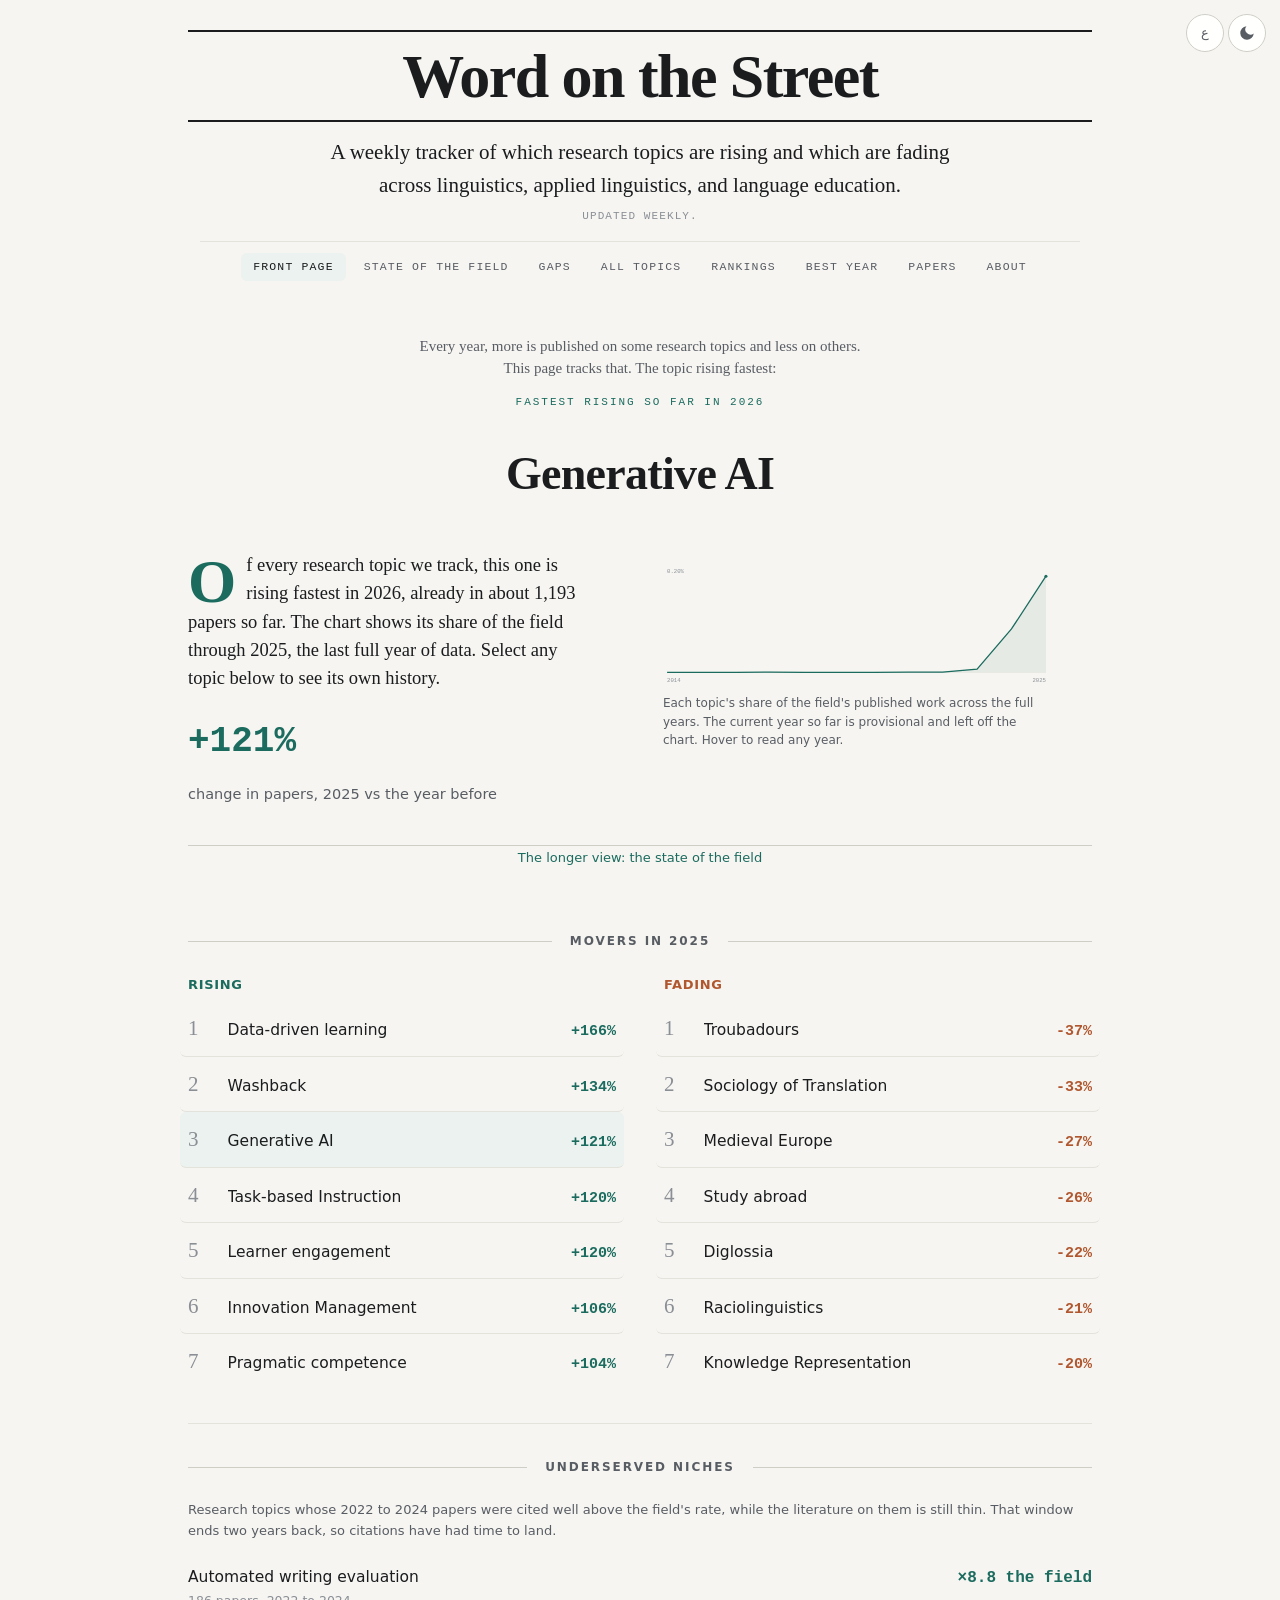
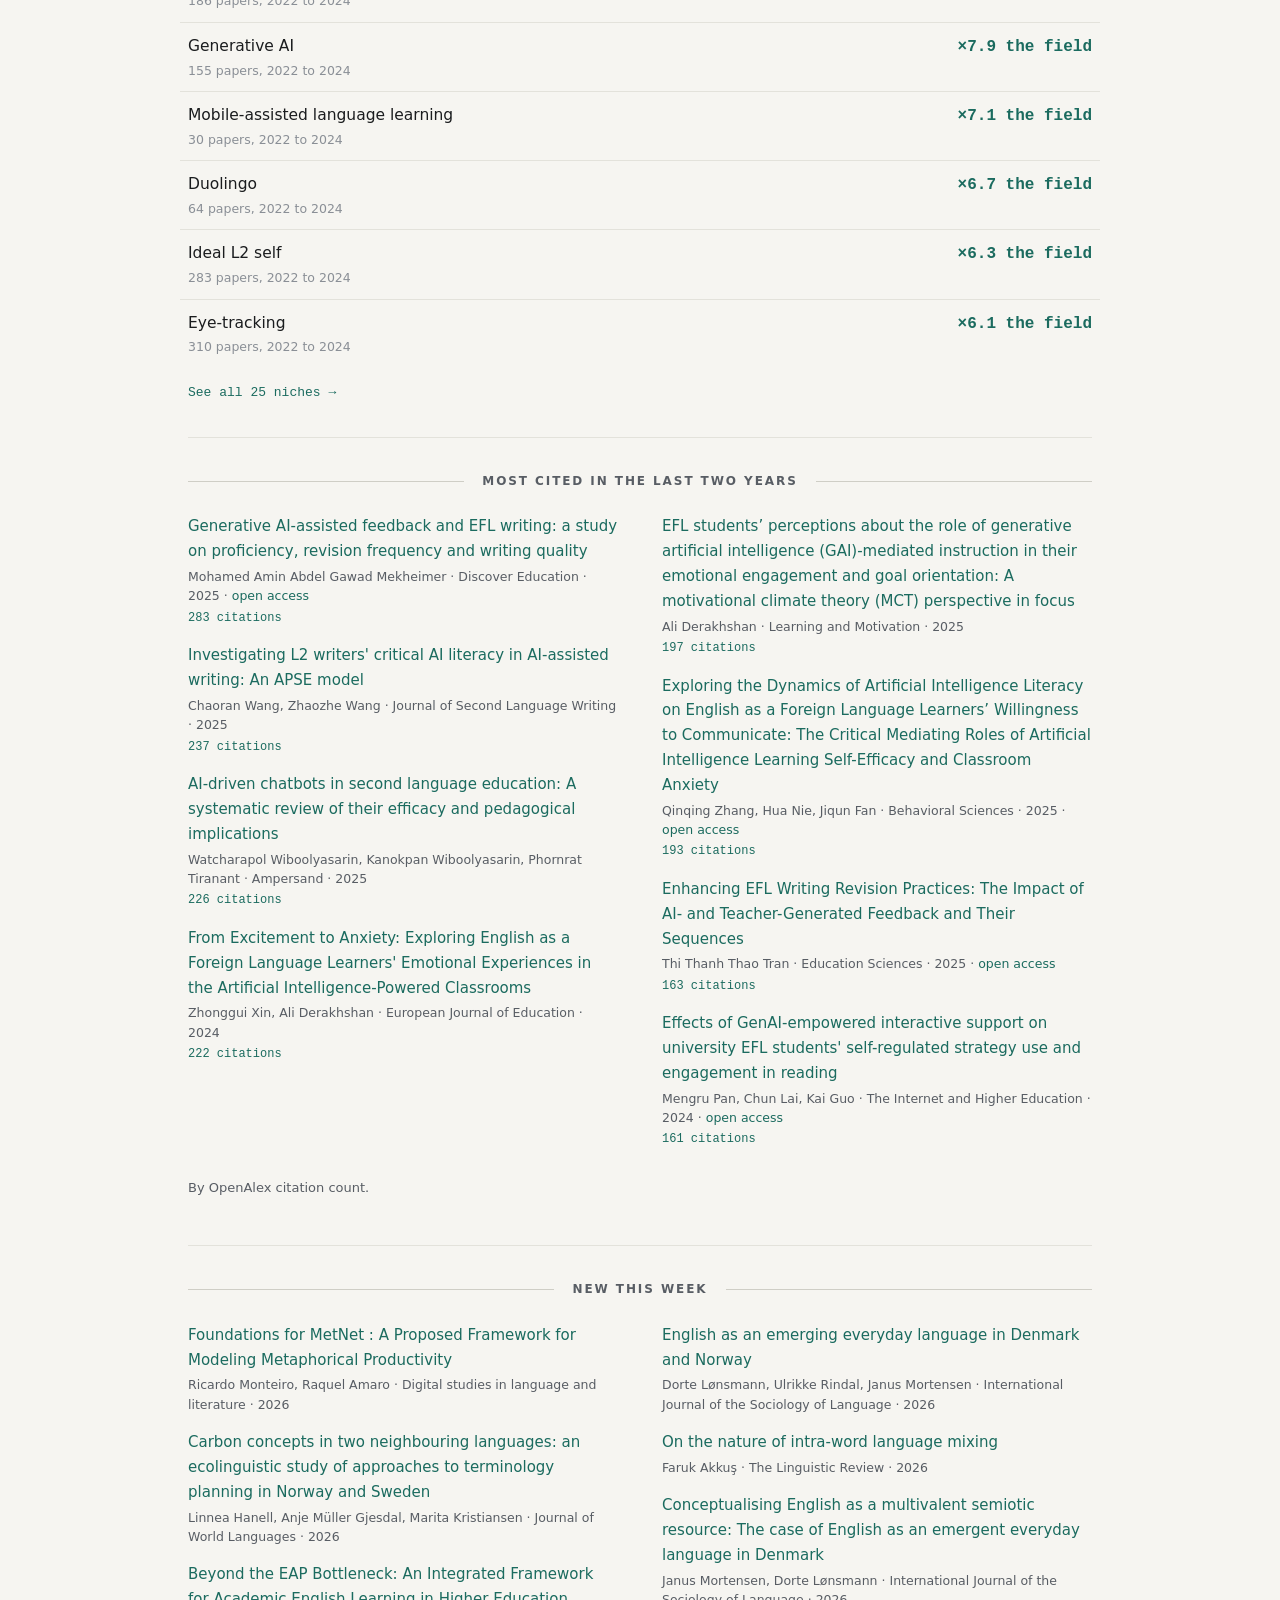
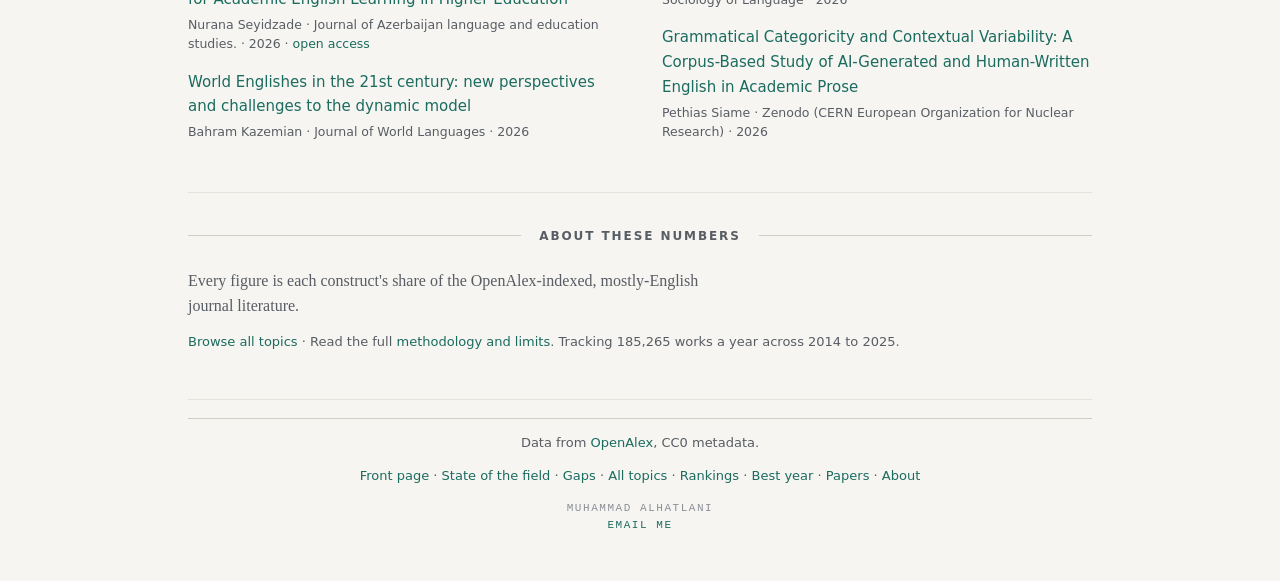
<file: docs/index.html>
<!doctype html>
<html lang="en" data-i18n-title="doc_title_index" data-i18n-desc="doc_desc_index">
<head>
  <meta charset="utf-8" />
  <meta http-equiv="Content-Security-Policy" content="default-src 'self'; base-uri 'none'; object-src 'none'; form-action 'none'; img-src 'self' data:; style-src 'self' 'unsafe-inline'; script-src 'self' https://static.cloudflareinsights.com; connect-src 'self' https://cloudflareinsights.com https://static.cloudflareinsights.com" />
  <meta name="viewport" content="width=device-width, initial-scale=1" />
  <meta name="referrer" content="strict-origin-when-cross-origin" />
  <script src="assets/boot.js?v=1"></script>
  <title>Word on the Street · Research trends in linguistics</title>
  <meta name="description" content="What is rising and fading across linguistics, applied linguistics, sociolinguistics, psycholinguistics, translation, and language education. Research trends tracked every week, built from OpenAlex." />
  <link rel="canonical" href="https://language-research.com/" />
  <link rel="alternate" hreflang="en" href="https://language-research.com/" />
  <link rel="alternate" hreflang="ar" href="https://language-research.com/?lang=ar" />
  <link rel="alternate" hreflang="x-default" href="https://language-research.com/" />
  <meta property="og:type" content="website" />
  <meta property="og:site_name" content="Word on the Street" />
  <meta property="og:title" content="Word on the Street" />
  <meta property="og:description" content="Research trends across linguistics, applied linguistics, and language education, tracked weekly." />
  <meta property="og:url" content="https://language-research.com/" />
  <meta property="og:image" content="https://language-research.com/og.png" />
  <meta property="og:image:width" content="1200" />
  <meta property="og:image:height" content="630" />
  <meta name="twitter:card" content="summary_large_image" />
  <meta name="twitter:title" content="Word on the Street" />
  <meta name="twitter:description" content="Research trends across linguistics, applied linguistics, and language education, tracked weekly." />
  <meta name="twitter:image" content="https://language-research.com/og.png" />
  <script type="application/ld+json">
  {
    "@context": "https://schema.org",
    "@graph": [
      {
        "@type": "WebSite",
        "@id": "https://language-research.com/#website",
        "name": "Word on the Street",
        "url": "https://language-research.com/",
        "description": "Research trends across linguistics, applied linguistics, and language education, tracked weekly.",
        "inLanguage": ["en", "ar"],
        "publisher": { "@id": "https://language-research.com/#org" },
        "potentialAction": {
          "@type": "SearchAction",
          "target": { "@type": "EntryPoint", "urlTemplate": "https://language-research.com/explore.html?q={search_term_string}" },
          "query-input": "required name=search_term_string"
        }
      },
      {
        "@type": "Organization",
        "@id": "https://language-research.com/#org",
        "name": "Word on the Street",
        "url": "https://language-research.com/",
        "founder": { "@type": "Person", "name": "Muhammad Alhatlani" }
      }
    ]
  }
  </script>
  <link rel="icon" href="data:image/svg+xml,%3Csvg xmlns='http://www.w3.org/2000/svg' viewBox='0 0 16 16'%3E%3Crect width='16' height='16' rx='3' fill='%231b6b5f'/%3E%3C/svg%3E" />
  <link rel="stylesheet" href="assets/magazine.css?v=16" />
  <!-- Cloudflare Web Analytics -->
  <script defer src="https://static.cloudflareinsights.com/beacon.min.js" data-cf-beacon='{"token": "eaa5e23fef174b0b98b67dd910f3f6fd"}'></script>
</head>
<body class="home">
  <button id="theme-toggle" class="theme-toggle" type="button" aria-label="Switch to dark theme">
    <svg class="icon-moon" viewBox="0 0 24 24" aria-hidden="true"><path fill="currentColor" d="M21 12.8A9 9 0 1 1 11.2 3a7 7 0 0 0 9.8 9.8z"/></svg>
    <svg class="icon-sun" viewBox="0 0 24 24" aria-hidden="true"><circle cx="12" cy="12" r="4.4" fill="currentColor"/><g stroke="currentColor" stroke-width="1.8" stroke-linecap="round"><line x1="12" y1="1.6" x2="12" y2="4"/><line x1="12" y1="20" x2="12" y2="22.4"/><line x1="1.6" y1="12" x2="4" y2="12"/><line x1="20" y1="12" x2="22.4" y2="12"/><line x1="4.4" y1="4.4" x2="6.1" y2="6.1"/><line x1="17.9" y1="17.9" x2="19.6" y2="19.6"/><line x1="4.4" y1="19.6" x2="6.1" y2="17.9"/><line x1="17.9" y1="6.1" x2="19.6" y2="4.4"/></g></svg>
  </button>
  <button id="lang-toggle" class="lang-toggle" type="button" aria-label="Switch to Arabic">ع</button>
  <header class="nameplate">
    <div class="wrap">
      <div class="np-rule"></div>
      <h1 class="np-title" id="site-name">Word on the Street</h1>
      <div class="np-rule"></div>
      <p class="np-standfirst" data-i18n="standfirst">Research trends across linguistics, applied linguistics, and language education, tracked weekly.</p>
      <p class="np-dateline" id="np-date">Updated weekly</p>
      <nav class="topnav" aria-label="Sections">
        <a href="index.html" aria-current="page" data-i18n="nav_front">Front page</a>
        <a href="decade.html" data-i18n="nav_decade">State of the field</a>
        <a href="gaps.html" data-i18n="nav_niches">Gaps</a>
        <a href="explore.html" data-i18n="nav_index">All topics</a>
        <a href="slow.html" data-i18n="nav_slow">Rankings</a>
        <a href="bestyear.html" data-i18n="nav_bestyear">Best year</a>
        <a href="papers.html" data-i18n="nav_papers">Papers</a>
        <a href="about.html" data-i18n="nav_methods">About</a>
      </nav>
    </div>
  </header>

  <div id="baseline-banner" class="notice hidden">
    <div class="wrap" data-i18n="baseline">Still building a baseline, so read these as early signals, not settled trends.</div>
  </div>

  <main class="wrap">
    <article class="cover">
      <h2 class="sr-only" data-i18n="cover_hd_sr">This year's fastest-rising topic in language research</h2>
      <p class="cover-frame" data-i18n="cover_frame">Every year, some research topics draw more papers and others fewer. This page tracks that. The topic gaining fastest:</p>
      <p class="kicker" id="kicker" data-i18n="kicker_default">The fastest riser this year</p>
      <p class="cover-head" id="lead-term" data-i18n="loading">Loading…</p>
      <div class="cover-grid">
        <div class="cover-text">
          <p class="lede"><span class="dropcap" id="dropcap"></span><span id="lede-rest"></span></p>
          <p class="pullstat">
            <span class="ps-num" id="lead-delta"></span>
            <span class="ps-lab" id="lead-context"></span>
          </p>
        </div>
        <figure class="cover-fig">
          <div id="hero-chart" class="hero-chart"></div>
          <figcaption class="cover-cap" data-i18n="cover_cap">Share of the field's output across the fully indexed years. Hover to read any year.</figcaption>
        </figure>
      </div>
    </article>

    <p class="decade-promo small" style="text-align:center;margin:2px 0 30px"><a href="decade.html" data-i18n="home_decade_promo">The longer view: the state of the field</a></p>

    <section class="feature">
      <h3 class="rule-head"><span class="movers-year">Movers this year</span></h3>
      <div class="movers-grid">
        <div class="movers-col">
          <p class="col-label up" data-i18n="rising_col">Rising</p>
          <ol id="rising" class="lboard"></ol>
        </div>
        <div class="movers-col">
          <p class="col-label down" data-i18n="fading_col">Fading</p>
          <ol id="cooling" class="lboard"></ol>
        </div>
      </div>
    </section>

    <section class="feature" id="gaps-section">
      <h3 class="rule-head"><span data-i18n="gaps_head">Underserved niches</span></h3>
      <p class="small" data-i18n-html="gaps_intro">Constructs whose <span id="gaps-window">2022 to 2024</span> papers were cited well above the field's rate, while the literature on them is still thin. That window ends two years back, so citations have had time to land.</p>
      <ol id="gaps" class="gap-list"></ol>
      <p class="small more-link"><a id="gaps-see-all" class="see-all hidden" href="gaps.html"></a></p>
    </section>

    <section class="feature">
      <h3 class="rule-head"><span data-i18n="most_cited_head">Most cited in the last two years</span></h3>
      <ul id="most-cited" class="briefs"></ul>
      <p class="small" data-i18n="most_cited_by">By OpenAlex citation count.</p>
    </section>

    <section class="feature">
      <h3 class="rule-head"><span data-i18n="newest_head">New this week</span></h3>
      <ul id="newest" class="briefs"></ul>
    </section>

    <section class="feature">
      <h3 class="rule-head"><span data-i18n="about_nums_head">About these numbers</span></h3>
      <p id="coverage-note" class="cov"></p>
      <p class="small" data-i18n-html="about_nums_links"><a href="explore.html">Browse all constructs</a> · Read the full <a href="about.html">methodology and limits</a>. <span id="stats-inline"></span></p>
    </section>
  </main>

  <footer class="np-foot">
    <div class="wrap">
      <div class="np-rule thin"></div>
      <p data-i18n-html="footer_data">Data from <a href="https://openalex.org" rel="noopener">OpenAlex</a>, CC0 metadata.</p>
      <p class="small" data-i18n-html="footer_nav"><a href="index.html">Front page</a> · <a href="decade.html">State of the field</a> · <a href="gaps.html">Gaps</a> · <a href="explore.html">All topics</a> · <a href="slow.html">Rankings</a> · <a href="bestyear.html">Best year</a> · <a href="papers.html">Papers</a> · <a href="about.html">About</a></p>
      <p class="byline">Muhammad Alhatlani<br /><a href="&#109;&#97;&#105;&#108;&#116;&#111;&#58;&#109;&#111;&#46;&#97;&#108;&#104;&#97;&#116;&#108;&#97;&#110;&#105;&#64;&#103;&#109;&#97;&#105;&#108;&#46;&#99;&#111;&#109;">email me</a></p>
    </div>
  </footer>

  <script src="assets/i18n.js?v=16"></script>
  <script src="assets/theme.js?v=2"></script>
  <script src="assets/util.js?v=5"></script>
  <script src="assets/chart.js?v=2"></script>
  <script src="assets/magazine.js?v=17"></script>
</body>
</html>
</file>
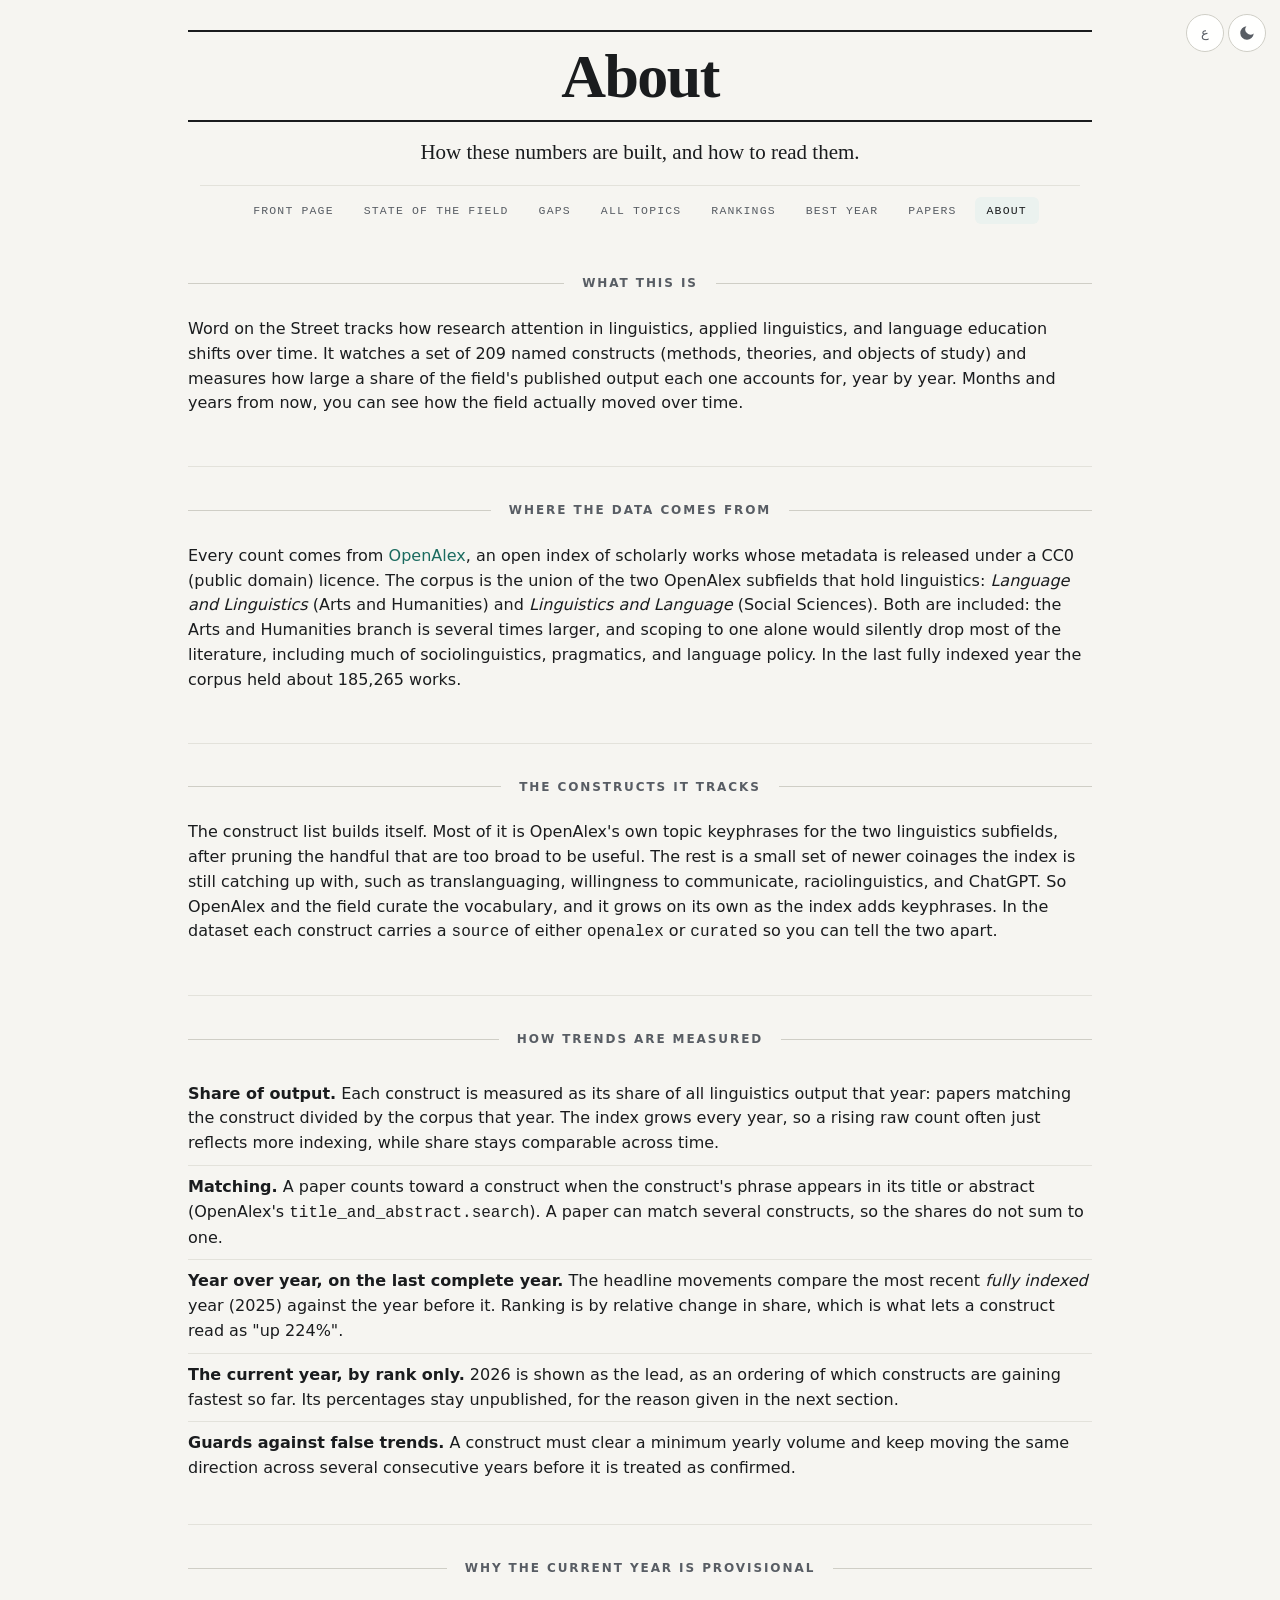
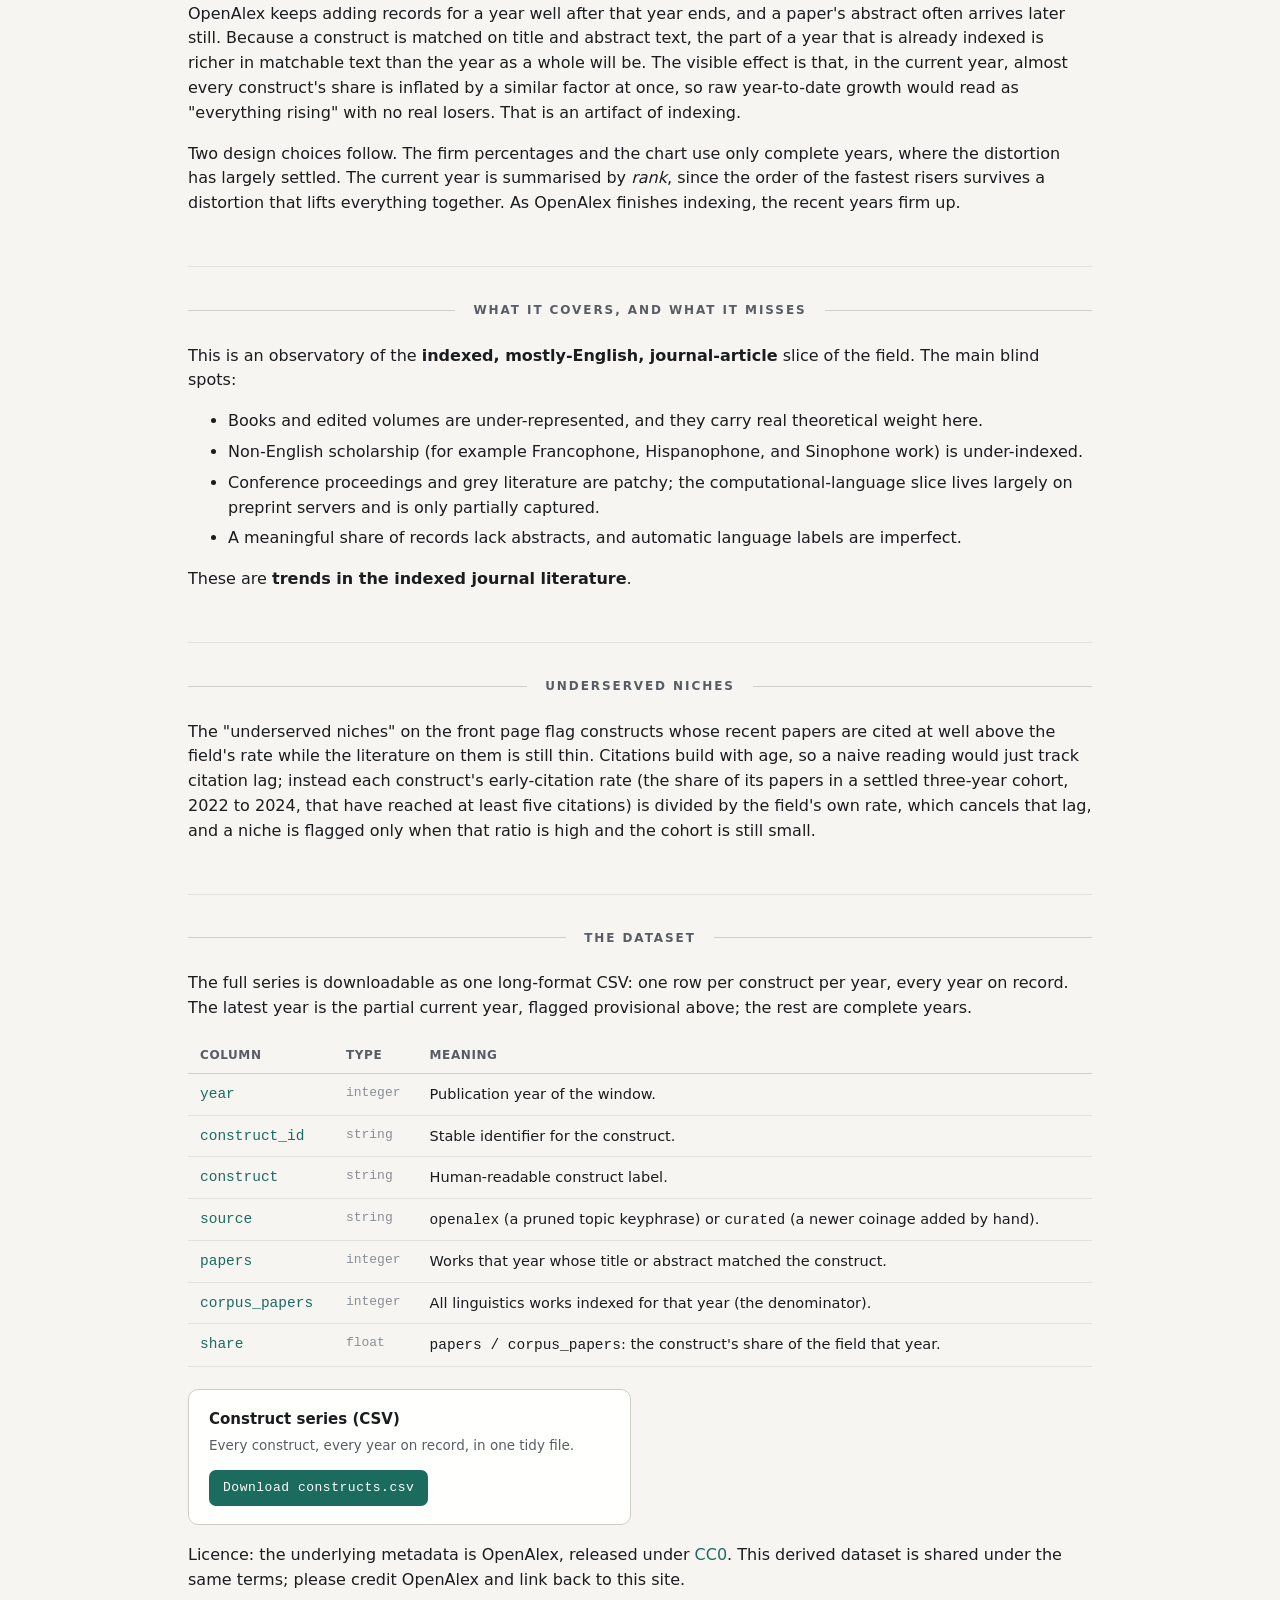
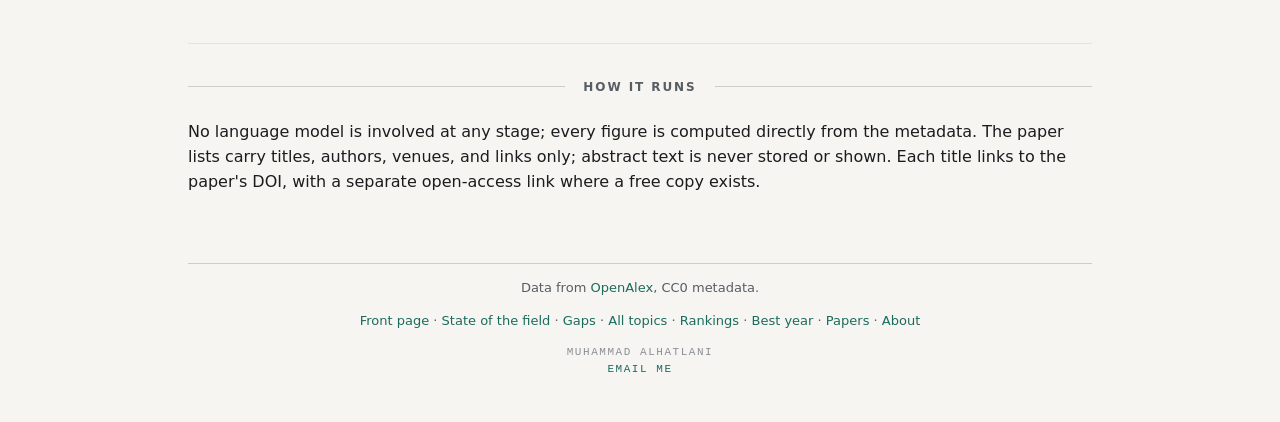
<file: docs/about.html>
<!doctype html>
<html lang="en" data-i18n-title="doc_title_about" data-i18n-desc="doc_desc_about">
<head>
  <meta charset="utf-8" />
  <meta http-equiv="Content-Security-Policy" content="default-src 'self'; base-uri 'none'; object-src 'none'; form-action 'none'; img-src 'self' data:; style-src 'self' 'unsafe-inline'; script-src 'self' https://static.cloudflareinsights.com; connect-src 'self' https://cloudflareinsights.com https://static.cloudflareinsights.com" />
  <meta name="viewport" content="width=device-width, initial-scale=1" />
  <meta name="referrer" content="strict-origin-when-cross-origin" />
  <script src="assets/boot.js?v=1"></script>
  <title>About · Word on the Street</title>
  <meta name="description" content="How Word on the Street builds its numbers on research trends across linguistics, applied linguistics, and language education, what they can and cannot tell you, and how to download the dataset." />
  <link rel="canonical" href="https://language-research.com/about.html" />
  <link rel="alternate" hreflang="en" href="https://language-research.com/about.html" />
  <link rel="alternate" hreflang="ar" href="https://language-research.com/about.html?lang=ar" />
  <link rel="alternate" hreflang="x-default" href="https://language-research.com/about.html" />
  <meta property="og:type" content="website" />
  <meta property="og:site_name" content="Word on the Street" />
  <meta property="og:title" content="About · Word on the Street" />
  <meta property="og:description" content="How the numbers are built, what they can and cannot tell you, and how to download the dataset." />
  <meta property="og:url" content="https://language-research.com/about.html" />
  <meta property="og:image" content="https://language-research.com/og.png" />
  <meta property="og:image:width" content="1200" />
  <meta property="og:image:height" content="630" />
  <meta name="twitter:card" content="summary_large_image" />
  <meta name="twitter:title" content="About · Word on the Street" />
  <meta name="twitter:description" content="How the numbers are built, what they can and cannot tell you, and how to download the dataset." />
  <meta name="twitter:image" content="https://language-research.com/og.png" />
  <script type="application/ld+json">
  {
    "@context": "https://schema.org",
    "@type": "Dataset",
    "name": "Word on the Street: research-trend series for linguistics and applied linguistics",
    "description": "A long-format dataset tracking each research construct's yearly share of the OpenAlex-indexed linguistics and applied-linguistics literature, one row per construct per year, from 2014 onward. Rebuilt weekly with no language model in the loop.",
    "url": "https://language-research.com/about.html",
    "sameAs": "https://language-research.com/",
    "license": "https://creativecommons.org/publicdomain/zero/1.0/",
    "isAccessibleForFree": true,
    "creator": { "@type": "Person", "name": "Muhammad Alhatlani" },
    "publisher": { "@type": "Organization", "name": "Word on the Street", "url": "https://language-research.com/" },
    "isBasedOn": { "@type": "Dataset", "name": "OpenAlex", "url": "https://openalex.org" },
    "temporalCoverage": "2014/..",
    "inLanguage": "en",
    "keywords": ["linguistics", "applied linguistics", "language education", "bibliometrics", "research trends"],
    "variableMeasured": ["year", "construct_id", "construct", "source", "papers", "corpus_papers", "share"],
    "distribution": {
      "@type": "DataDownload",
      "encodingFormat": "text/csv",
      "contentUrl": "https://language-research.com/data/constructs.csv"
    }
  }
  </script>
  <link rel="icon" href="data:image/svg+xml,%3Csvg xmlns='http://www.w3.org/2000/svg' viewBox='0 0 16 16'%3E%3Crect width='16' height='16' rx='3' fill='%231b6b5f'/%3E%3C/svg%3E" />
  <link rel="stylesheet" href="assets/magazine.css?v=16" />
  <style>
    /* Page-scoped styles for the methodology page; all colours come from magazine.css tokens. */
    .prose p, .prose li { font-size:16px; color:var(--ink); }
    .prose .feature:last-of-type { border-bottom:none; }
    .keylist { list-style:none; margin:0; padding:0; }
    .keylist li { padding:9px 0; border-bottom:1px solid var(--line); }
    .keylist li:last-child { border-bottom:none; }
    .keylist b { font-weight:650; }
    .miss li { margin:6px 0; }
    /* data dictionary table */
    .dict { width:100%; border-collapse:collapse; font-size:14.5px; margin:6px 0 0; }
    .dict th, .dict td { text-align:left; padding:9px 12px; border-bottom:1px solid var(--line); vertical-align:top; }
    .dict thead th { font-family:var(--sans); font-size:12px; letter-spacing:.05em; text-transform:uppercase; color:var(--muted); border-bottom:1px solid var(--line-2); }
    .dict td.col { font-family:var(--mono); color:var(--accent); white-space:nowrap; }
    .dict td.type { font-family:var(--mono); color:var(--faint); font-size:13px; white-space:nowrap; }
    [dir="rtl"] .dict th, [dir="rtl"] .dict td { text-align:right; }
    /* download block */
    .downloads { display:grid; grid-template-columns:1fr 1fr; gap:18px; margin:4px 0 0; }
    .dl-card { border:1px solid var(--line-2); border-radius:10px; padding:18px 20px; background:var(--panel); }
    .dl-card h4 { margin:0 0 4px; font-size:15px; }
    .dl-card p { margin:0 0 14px; font-size:13.5px; color:var(--muted); }
    .dl-btn { display:inline-block; font-family:var(--mono); font-size:13px; letter-spacing:.04em; padding:8px 14px; border-radius:7px; background:var(--accent); color:#fff; }
    .dl-btn:hover { text-decoration:none; opacity:.92; }
    .dl-btn.ghost { background:transparent; color:var(--accent); border:1px solid var(--accent); }
    .cite { font-family:var(--mono); font-size:13px; background:var(--accent-weak); border:1px solid var(--line); border-radius:8px; padding:12px 14px; color:var(--ink); overflow-x:auto; }
    @media (max-width:760px) { .downloads { grid-template-columns:1fr; } }
  </style>
  <!-- Cloudflare Web Analytics -->
  <script defer src="https://static.cloudflareinsights.com/beacon.min.js" data-cf-beacon='{"token": "eaa5e23fef174b0b98b67dd910f3f6fd"}'></script>
</head>
<body>
  <button id="theme-toggle" class="theme-toggle" type="button" aria-label="Switch to dark theme">
    <svg class="icon-moon" viewBox="0 0 24 24" aria-hidden="true"><path fill="currentColor" d="M21 12.8A9 9 0 1 1 11.2 3a7 7 0 0 0 9.8 9.8z"/></svg>
    <svg class="icon-sun" viewBox="0 0 24 24" aria-hidden="true"><circle cx="12" cy="12" r="4.4" fill="currentColor"/><g stroke="currentColor" stroke-width="1.8" stroke-linecap="round"><line x1="12" y1="1.6" x2="12" y2="4"/><line x1="12" y1="20" x2="12" y2="22.4"/><line x1="1.6" y1="12" x2="4" y2="12"/><line x1="20" y1="12" x2="22.4" y2="12"/><line x1="4.4" y1="4.4" x2="6.1" y2="6.1"/><line x1="17.9" y1="17.9" x2="19.6" y2="19.6"/><line x1="4.4" y1="19.6" x2="6.1" y2="17.9"/><line x1="17.9" y1="6.1" x2="19.6" y2="4.4"/></g></svg>
  </button>
  <button id="lang-toggle" class="lang-toggle" type="button" aria-label="Switch to Arabic">ع</button>

  <header class="nameplate">
    <div class="wrap">
      <div class="np-rule"></div>
      <h1 class="np-title" data-i18n="about_title">About</h1>
      <div class="np-rule"></div>
      <p class="np-standfirst" data-i18n="about_standfirst">How these numbers are built, and what they can and cannot tell you.</p>
      <nav class="topnav" aria-label="Sections">
        <a href="index.html" data-i18n="nav_front">Front page</a>
        <a href="decade.html" data-i18n="nav_decade">State of the field</a>
        <a href="gaps.html" data-i18n="nav_niches">Gaps</a>
        <a href="explore.html" data-i18n="nav_index">All topics</a>
        <a href="slow.html" data-i18n="nav_slow">Rankings</a>
        <a href="bestyear.html" data-i18n="nav_bestyear">Best year</a>
        <a href="papers.html" data-i18n="nav_papers">Papers</a>
        <a href="about.html" aria-current="page" data-i18n="nav_methods">About</a>
      </nav>
    </div>
  </header>

  <main class="wrap prose">
    <!-- English -->
    <div id="prose-en">
      <section class="feature">
        <h2 class="rule-head"><span>What this is</span></h2>
        <p>Word on the Street tracks how research attention in linguistics, applied
           linguistics, and language education shifts over time. It watches a set of
           <span id="n-constructs">about 200</span> named constructs (methods, theories, and objects of
           study) and measures how large a share of the field's published output each one accounts for,
           year by year. Months and years from now, you can see how the field actually moved over time.</p>
      </section>

      <section class="feature">
        <h2 class="rule-head"><span>Where the data comes from</span></h2>
        <p>Every count comes from <a href="https://openalex.org" rel="noopener">OpenAlex</a>, an open index
           of scholarly works whose metadata is released under a CC0 (public domain) licence. The corpus is
           the union of the two OpenAlex subfields that hold linguistics:
           <span id="subfields"><em>Language and Linguistics</em> (Arts and Humanities) and
           <em>Linguistics and Language</em> (Social Sciences)</span>. Both are included: the
           Arts and Humanities branch is several times larger, and scoping to one alone would silently drop
           most of the literature, including much of sociolinguistics, pragmatics, and language policy. In
           the last fully indexed year the corpus held about <span id="corpus-size">75,000</span> works.</p>
      </section>

      <section class="feature">
        <h2 class="rule-head"><span>The constructs it tracks</span></h2>
        <p>The construct list builds itself. Most of it is OpenAlex's own topic keyphrases for the two
           linguistics subfields, after pruning the handful that are too broad to be useful. The rest is a
           small set of newer coinages the index is still catching up with, such as translanguaging, willingness
           to communicate, raciolinguistics, and ChatGPT. So OpenAlex and the field curate the vocabulary,
           and it grows on its own as the index adds keyphrases. In the dataset each construct carries a
           <span class="mono">source</span> of either <span class="mono">openalex</span> or
           <span class="mono">curated</span> so you can tell the two apart.</p>
      </section>

      <section class="feature">
        <h2 class="rule-head"><span>How trends are measured</span></h2>
        <ul class="keylist">
          <li><b>Share of output.</b> Each construct is measured as its share of all linguistics
              output that year: papers matching the construct divided by the corpus that year. The index
              grows every year, so a rising raw count often just reflects more indexing, while share stays
              comparable across time.</li>
          <li><b>Matching.</b> A paper counts toward a construct when the construct's phrase appears in its
              title or abstract (OpenAlex's <span class="mono">title_and_abstract.search</span>). A paper
              can match several constructs, so the shares do not sum to one.</li>
          <li><b>Year over year, on the last complete year.</b> The headline movements compare the most
              recent <em>fully indexed</em> year (<span id="ref-year">2025</span>) against the year before
              it. Ranking is by relative change in share, which is what lets a construct read as "up 224%".</li>
          <li><b>The current year, by rank only.</b> <span id="cur-year">2026</span> is shown as the lead,
              as an ordering of which constructs are gaining fastest so far. Its percentages stay unpublished,
              for the reason given in the next section.</li>
          <li><b>Guards against false trends.</b> A construct must clear a minimum yearly volume and keep
              moving the same direction across several consecutive years before it is treated as confirmed.</li>
        </ul>
      </section>

      <section class="feature">
        <h2 class="rule-head"><span>Why the current year is provisional</span></h2>
        <p>OpenAlex keeps adding records for a year well after that year ends, and a paper's abstract often
           arrives later still. Because a construct is matched on title and abstract text, the part of a
           year that is already indexed is richer in matchable text than the year as a whole will be. The
           visible effect is that, in the current year, almost every construct's share is inflated by a
           similar factor at once, so raw year-to-date growth would read as "everything rising" with no real
           losers. That is an artifact of indexing.</p>
        <p>Two design choices follow. The firm percentages and the chart use only complete years, where the
           distortion has largely settled. The current year is summarised by <em>rank</em>, since the order
           of the fastest risers survives a distortion that lifts everything together. As OpenAlex finishes
           indexing, the recent years firm up.</p>
      </section>

      <section class="feature">
        <h2 class="rule-head"><span>What it covers, and what it misses</span></h2>
        <p>This is an observatory of the <b>indexed, mostly-English, journal-article</b> slice of the field.
           The main blind spots:</p>
        <ul class="miss">
          <li>Books and edited volumes are under-represented, and they carry real theoretical weight here.</li>
          <li>Non-English scholarship (for example Francophone, Hispanophone, and Sinophone work) is
              under-indexed.</li>
          <li>Conference proceedings and grey literature are patchy; the computational-language slice lives
              largely on preprint servers and is only partially captured.</li>
          <li>A meaningful share of records lack abstracts, and automatic language labels are imperfect.</li>
        </ul>
        <p>These are <b>trends in the indexed journal literature</b>.</p>
      </section>

      <section class="feature">
        <h2 class="rule-head"><span>Underserved niches</span></h2>
        <p>The "underserved niches" on the front page flag constructs whose recent papers are cited at well
           above the field's rate while the literature on them is still thin. Citations build with age, so a
           naive reading would just track citation lag; instead each construct's early-citation rate (the
           share of its papers in a settled three-year cohort, <span id="gaps-cohort">2022 to 2024</span>, that
           have reached at least five citations) is divided by the field's own rate, which cancels that lag,
           and a niche is flagged only when that ratio is high and the cohort is still small.</p>
      </section>

      <section class="feature">
        <h2 class="rule-head"><span>The dataset</span></h2>
        <p>The full series is downloadable as one long-format CSV: one row per construct per year, every year
           on record. The latest year is the partial current year, flagged provisional above; the rest
           are complete years.</p>
        <table class="dict">
          <thead>
            <tr><th>Column</th><th>Type</th><th>Meaning</th></tr>
          </thead>
          <tbody>
            <tr><td class="col">year</td><td class="type">integer</td><td>Publication year of the window.</td></tr>
            <tr><td class="col">construct_id</td><td class="type">string</td><td>Stable identifier for the construct.</td></tr>
            <tr><td class="col">construct</td><td class="type">string</td><td>Human-readable construct label.</td></tr>
            <tr><td class="col">source</td><td class="type">string</td><td><span class="mono">openalex</span> (a pruned topic keyphrase) or <span class="mono">curated</span> (a newer coinage added by hand).</td></tr>
            <tr><td class="col">papers</td><td class="type">integer</td><td>Works that year whose title or abstract matched the construct.</td></tr>
            <tr><td class="col">corpus_papers</td><td class="type">integer</td><td>All linguistics works indexed for that year (the denominator).</td></tr>
            <tr><td class="col">share</td><td class="type">float</td><td><span class="mono">papers / corpus_papers</span>: the construct's share of the field that year.</td></tr>
          </tbody>
        </table>

        <div class="downloads" style="margin-top:22px">
          <div class="dl-card">
            <h4>Construct series (CSV)</h4>
            <p>Every construct, every year on record, in one tidy file.</p>
            <a class="dl-btn" href="data/constructs.csv" download>Download constructs.csv</a>
          </div>
        </div>

        <p class="small" style="margin-top:18px">Licence: the underlying metadata is OpenAlex, released under
           <a href="https://creativecommons.org/publicdomain/zero/1.0/" rel="noopener">CC0</a>. This derived
           dataset is shared under the same terms; please credit OpenAlex and link back to this site.</p>
      </section>

      <section class="feature">
        <h2 class="rule-head"><span>How it runs</span></h2>
        <p>No language model is involved at any
           stage; every figure is computed directly from the metadata. The paper lists carry titles, authors,
           venues, and links only; abstract text is never stored or shown. Each title links to the paper's
           DOI, with a separate open-access link where a free copy exists.</p>
      </section>
    </div>

    <!-- العربية -->
    <div id="prose-ar" dir="rtl" hidden>
      <section class="feature">
        <h2 class="rule-head"><span>ما هذا الموقع</span></h2>
        <p>يتتبّع «حديث الساعة» كيف يتحوّل اهتمام البحث في اللسانيات واللسانيات التطبيقية وتعليم اللغات عبر
           الزمن. يرصد مجموعة من نحو <span id="n-constructs-ar">200</span> مفهوم (مناهج ونظريات وموضوعات
           دراسة) ويقيس حصّة كلٍّ منها من إنتاج المجال المنشور، عامًا بعد عام. وبعد أشهر وسنوات يمكنك أن ترى كيف تحرّك المجال فعلًا عبر الزمن.</p>
      </section>

      <section class="feature">
        <h2 class="rule-head"><span>مصدر البيانات</span></h2>
        <p>كل عدّ مستمدّ من <a href="https://openalex.org" rel="noopener">OpenAlex</a>، وهو فهرس مفتوح
           للأعمال العلمية تُنشَر بياناته الوصفية برخصة CC0 (الملكية العامة). والمدوّنة هي اتحاد حقلَي
           اللسانيات الفرعيين في OpenAlex: «اللغة واللسانيات» (الآداب والعلوم الإنسانية) و«اللسانيات واللغة»
           (العلوم الاجتماعية). وكلاهما مشمول: فرع الآداب والعلوم الإنسانية أكبر بأضعاف، وقصر النطاق على واحد
           وحده يُسقِط بصمت معظم الأدبيات، ومنها كثير من اللسانيات الاجتماعية والتداولية والسياسة اللغوية. وفي
           آخر عام مكتمل الفهرسة ضمّت المدوّنة نحو <span id="corpus-size-ar">75,000</span> عمل.</p>
      </section>

      <section class="feature">
        <h2 class="rule-head"><span>المفاهيم التي يتتبّعها</span></h2>
        <p>تبني قائمة المفاهيم نفسها بنفسها. معظمها عبارات موضوعية من OpenAlex نفسه لحقلَي اللسانيات
           الفرعيين، بعد تنقية القلّة المفرطة في العموم. وبقيّتها مجموعة صغيرة من المصطلحات الأحدث التي ما يزال
           الفهرس يلحق بها، مثل العبور اللغوي والرغبة في التواصل واللسانيات العِرقية وChatGPT. فينظّم OpenAlex
           والمجالُ المفرداتِ، وتنمو من تلقاء نفسها كلما أضاف الفهرس عبارات جديدة. ويحمل كل مفهوم في مجموعة
           البيانات حقلَ <span class="mono">source</span> بقيمة <span class="mono">openalex</span> أو
           <span class="mono">curated</span> لتمييز النوعين.</p>
      </section>

      <section class="feature">
        <h2 class="rule-head"><span>كيف تُقاس الاتجاهات</span></h2>
        <ul class="keylist">
          <li><b>الحصّة من الإنتاج.</b> يُقاس كل مفهوم بحصّته من إنتاج اللسانيات في ذلك العام: الأوراق
              المطابِقة للمفهوم مقسومةً على المدوّنة في ذلك العام. الفهرس ينمو كل عام، فالعدّ الخام المتزايد
              كثيرًا ما يعكس فهرسةً أكثر، والحصّة تبقى قابلة للمقارنة عبر الزمن.</li>
          <li><b>المطابقة.</b> تُحسَب الورقة ضمن مفهوم حين تظهر عبارته في عنوانها أو ملخّصها (خاصّية
              <span class="mono">title_and_abstract.search</span> في OpenAlex). وقد تطابق الورقة عدّة مفاهيم،
              فالحصص لا تجمع إلى واحد.</li>
          <li><b>تغيّر سنوي على آخر عام مكتمل.</b> تقارن التحرّكات الرئيسة آخرَ عام مكتمل الفهرسة
              (<span id="ref-year-ar">2025</span>) بالعام السابق له. والترتيب بحسب التغيّر النسبي في الحصّة،
              وهو ما يجعل مفهومًا يُقرأ بـ«ارتفاع 224%».</li>
          <li><b>العام الجاري بالترتيب فقط.</b> يظهر <span id="cur-year-ar">2026</span> في الصدارة، بوصفه
              ترتيبًا للمفاهيم الأسرع صعودًا حتى الآن. وتبقى نسبه غير منشورة، للسبب المذكور في القسم التالي.</li>
          <li><b>حواجز ضدّ الاتجاهات الزائفة.</b> على المفهوم أن يتجاوز حدًّا أدنى من الحجم السنوي وأن
              يستمرّ في الاتجاه نفسه عبر عدّة أعوام متتالية قبل أن يُعَدّ مؤكَّدًا.</li>
        </ul>
      </section>

      <section class="feature">
        <h2 class="rule-head"><span>لماذا العام الجاري أوّليّ</span></h2>
        <p>يواصل OpenAlex إضافة سجلّات لعامٍ ما بعد انتهائه بوقت طويل، وكثيرًا ما يصل ملخّص الورقة متأخّرًا
           أكثر. ولأن المفهوم يُطابَق على نصّ العنوان والملخّص، فإن الجزء المفهرَس من العام يكون أغنى بالنصّ
           القابل للمطابقة ممّا سيكون عليه العام كاملًا. والأثر الظاهر أن حصّة كل مفهوم تقريبًا في العام الجاري
           تنتفخ بعامل متقارب دفعةً واحدة، فيُقرأ النموّ الخام حتى تاريخه ارتفاعًا شاملًا بلا خاسرين. وذلك أثرٌ
           من الفهرسة.</p>
        <p>ويترتّب على ذلك خياران في التصميم. تَستعمل النسبُ المؤكَّدة والرسمُ البياني الأعوامَ المكتملة وحدها،
           حيث استقرّ التشويه إلى حدّ كبير. ويُلخَّص العام الجاري بالترتيب، لأن ترتيب الأسرع صعودًا يصمد أمام
           تشويهٍ يرفع كل شيء معًا. وكلما أتمّ OpenAlex الفهرسة ترسّخت الأعوام الأخيرة.</p>
      </section>

      <section class="feature">
        <h2 class="rule-head"><span>ما يغطّيه وما يفوته</span></h2>
        <p>هذا مرصدٌ للشريحة المفهرَسة، الغالبة الإنجليزية، من مقالات الدوريات في المجال. وأبرز نقاط العمى:</p>
        <ul class="miss">
          <li>الكتب والأعمال المحرَّرة مُمثَّلة تمثيلًا ناقصًا، وهي تحمل ثقلًا نظريًا حقيقيًا هنا.</li>
          <li>البحث بغير الإنجليزية (مثل الأعمال الفرنسية والإسبانية والصينية) مفهرَس فهرسةً ناقصة.</li>
          <li>وقائع المؤتمرات والأدبيات الرمادية متفاوتة، وشريحة اللسانيات الحاسوبية تعيش غالبًا على خوادم
              المسودّات وتُلتقَط جزئيًا.</li>
          <li>نسبة معتبرة من السجلّات تخلو من الملخّصات، ووسوم اللغة الآلية غير دقيقة.</li>
        </ul>
        <p>وهذه اتجاهات في الأدبيات الدورية المفهرَسة.</p>
      </section>

      <section class="feature">
        <h2 class="rule-head"><span>الثغرات البحثية</span></h2>
        <p>تُبرِز «الثغرات البحثية» في الصفحة الأولى مفاهيمَ تُقتبَس أوراقها الحديثة فوق معدّل المجال بكثير
           بينما ما يزال ما كُتب عنها قليلًا. والاقتباسات تتراكم مع العمر، فالقراءة الساذجة تتعقّب تأخّر
           الاقتباس وحده؛ ولذلك يُقسَم معدّل الاقتباس المبكّر لكل مفهوم (حصّة أوراقه التي بلغت خمسة اقتباسات
           على الأقلّ ضمن فترة مستقرّة من ثلاث سنوات، <span id="gaps-cohort-ar">2022 إلى 2024</span>) على
           معدّل المجال نفسه، فيُلغى ذلك التأخّر، وتُعلَّم الثغرة حين تكون تلك النسبة مرتفعة والفترة لا تزال
           صغيرة.</p>
      </section>

      <section class="feature">
        <h2 class="rule-head"><span>مجموعة البيانات</span></h2>
        <p>السلسلة الكاملة متاحة للتنزيل في ملفّ CSV واحد بالتنسيق الطولي: صفّ لكل مفهوم في كل عام، لكل عام
           مسجَّل. وآخر عام هو العام الجاري الجزئي، وهو مُعلَّم أوّليًّا أعلاه، وما عداه أعوام مكتملة.</p>
        <table class="dict">
          <thead>
            <tr><th>العمود</th><th>النوع</th><th>المعنى</th></tr>
          </thead>
          <tbody>
            <tr><td class="col">year</td><td class="type">عدد صحيح</td><td>سنة نشر النافذة.</td></tr>
            <tr><td class="col">construct_id</td><td class="type">نصّ</td><td>مُعرِّف ثابت للمفهوم.</td></tr>
            <tr><td class="col">construct</td><td class="type">نصّ</td><td>تسمية المفهوم المقروءة.</td></tr>
            <tr><td class="col">source</td><td class="type">نصّ</td><td><span class="mono">openalex</span> (عبارة موضوعية منقّاة) أو <span class="mono">curated</span> (مصطلح أحدث مُضاف يدويًا).</td></tr>
            <tr><td class="col">papers</td><td class="type">عدد صحيح</td><td>أعمال ذلك العام التي طابق عنوانها أو ملخّصها المفهوم.</td></tr>
            <tr><td class="col">corpus_papers</td><td class="type">عدد صحيح</td><td>كل أعمال اللسانيات المفهرَسة لذلك العام (المقام).</td></tr>
            <tr><td class="col">share</td><td class="type">عدد عشري</td><td><span class="mono">papers / corpus_papers</span>: حصّة المفهوم من المجال في ذلك العام.</td></tr>
          </tbody>
        </table>

        <div class="downloads" style="margin-top:22px">
          <div class="dl-card">
            <h4>سلسلة المفاهيم (CSV)</h4>
            <p>كل مفهوم، لكل عام مسجَّل، في ملفّ واحد مرتَّب.</p>
            <a class="dl-btn" href="data/constructs.csv" download>تنزيل constructs.csv</a>
          </div>
        </div>

        <p class="small" style="margin-top:18px">الترخيص: البيانات الوصفية الأساسية من OpenAlex، منشورة برخصة
           <a href="https://creativecommons.org/publicdomain/zero/1.0/" rel="noopener">CC0</a>. وتُشارَك مجموعة
           البيانات المشتقّة بالشروط نفسها؛ يُرجى نسبة الفضل إلى OpenAlex ووضع رابط إلى هذا الموقع.</p>
      </section>

      <section class="feature">
        <h2 class="rule-head"><span>كيف يعمل</span></h2>
        <p>لا يتدخّل أيّ نموذج لغوي في أيّ مرحلة، فكل رقم
           محسوب مباشرة من البيانات الوصفية. وتحمل قوائم الأوراق العناوين والمؤلّفين والأوعية والروابط فقط،
           ولا يُخزَّن نصّ الملخّص أو يُعرَض. ويرتبط كل عنوان بمُعرِّف DOI للورقة، مع رابط وصول مفتوح منفصل
           حيثما توفّرت نسخة مجانية.</p>
      </section>
    </div>
  </main>

  <footer class="np-foot">
    <div class="wrap">
      <div class="np-rule thin"></div>
      <p data-i18n-html="footer_data">Data from <a href="https://openalex.org" rel="noopener">OpenAlex</a>, CC0 metadata.</p>
      <p class="small" data-i18n-html="footer_nav"><a href="index.html">Front page</a> · <a href="decade.html">State of the field</a> · <a href="gaps.html">Gaps</a> · <a href="explore.html">All topics</a> · <a href="slow.html">Rankings</a> · <a href="bestyear.html">Best year</a> · <a href="papers.html">Papers</a> · <a href="about.html">About</a></p>
      <p class="byline">Muhammad Alhatlani<br /><a href="&#109;&#97;&#105;&#108;&#116;&#111;&#58;&#109;&#111;&#46;&#97;&#108;&#104;&#97;&#116;&#108;&#97;&#110;&#105;&#64;&#103;&#109;&#97;&#105;&#108;&#46;&#99;&#111;&#109;">email me</a></p>
      <p class="small mt-note" data-i18n="mt_note"></p>
    </div>
  </footer>

  <script src="assets/i18n.js?v=16"></script>
  <script src="assets/theme.js?v=2"></script>
  <script src="assets/about.js?v=1"></script>
</body>
</html>
</file>
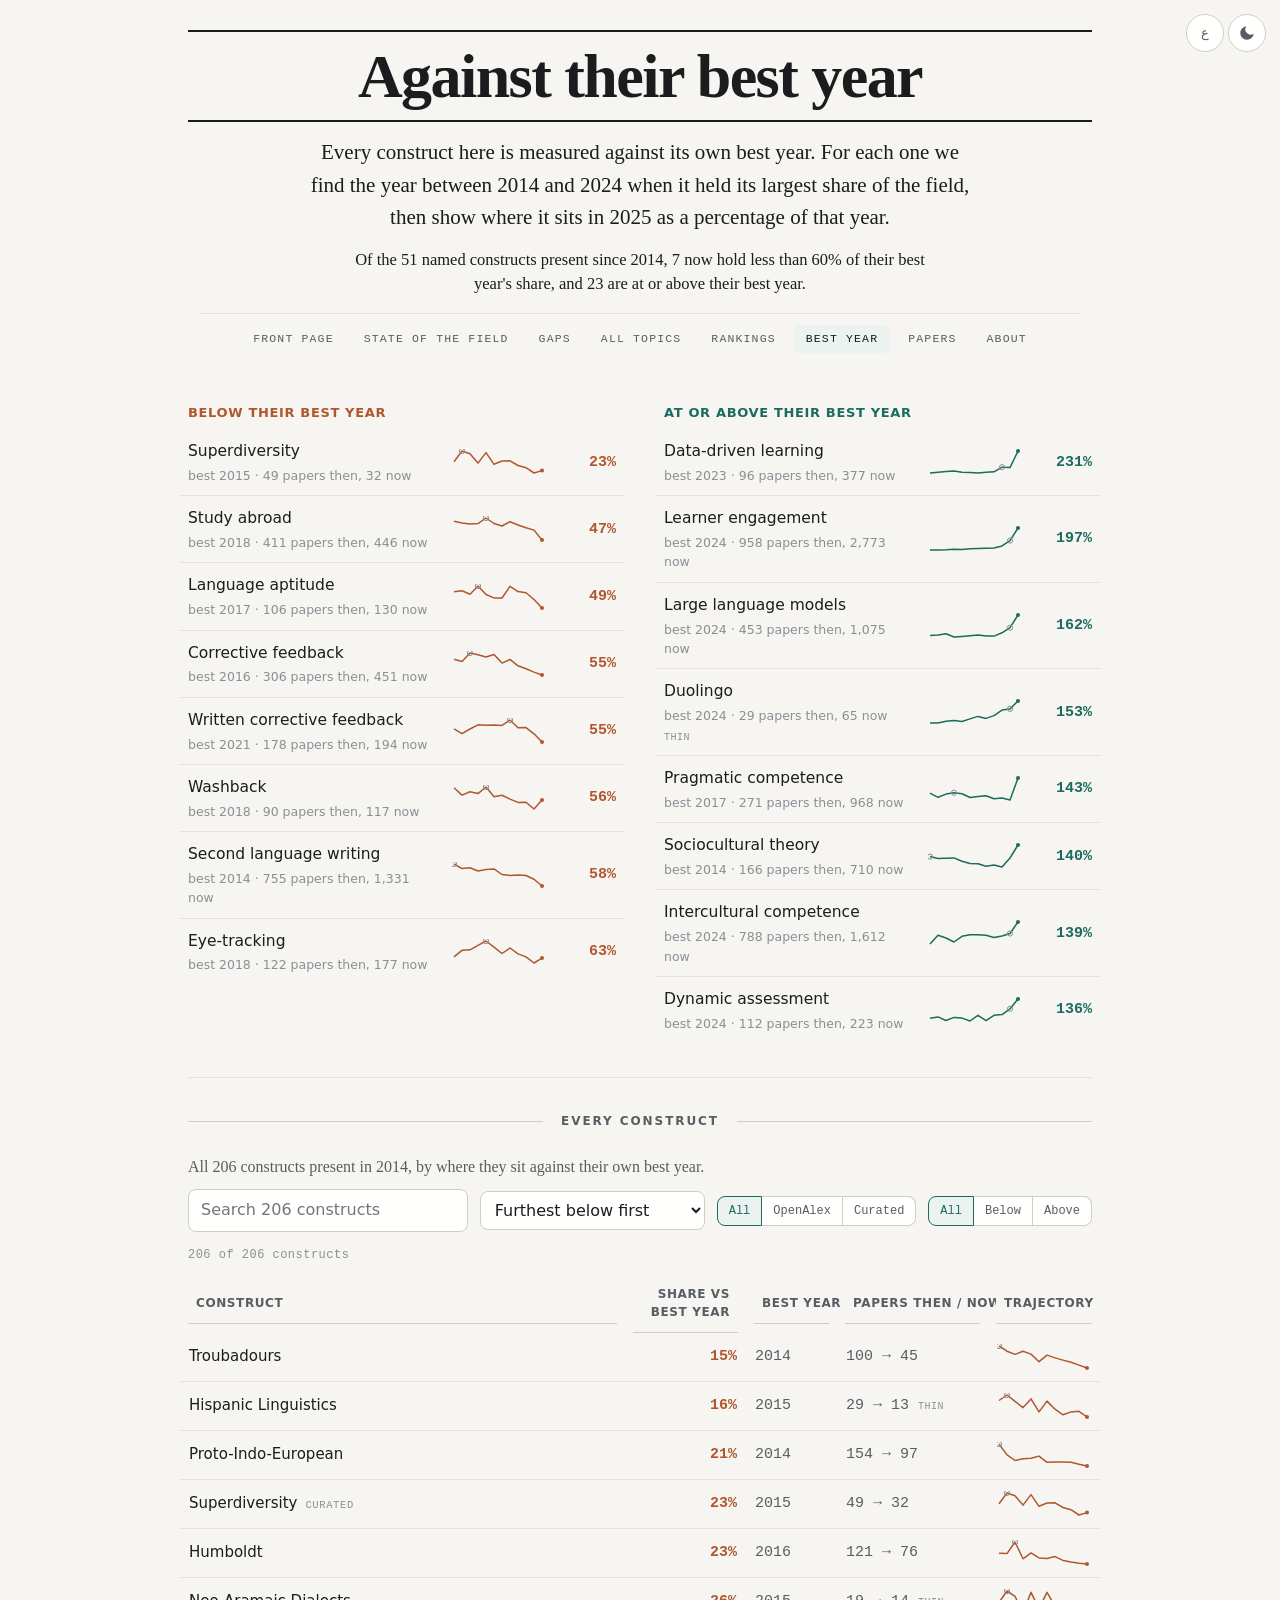
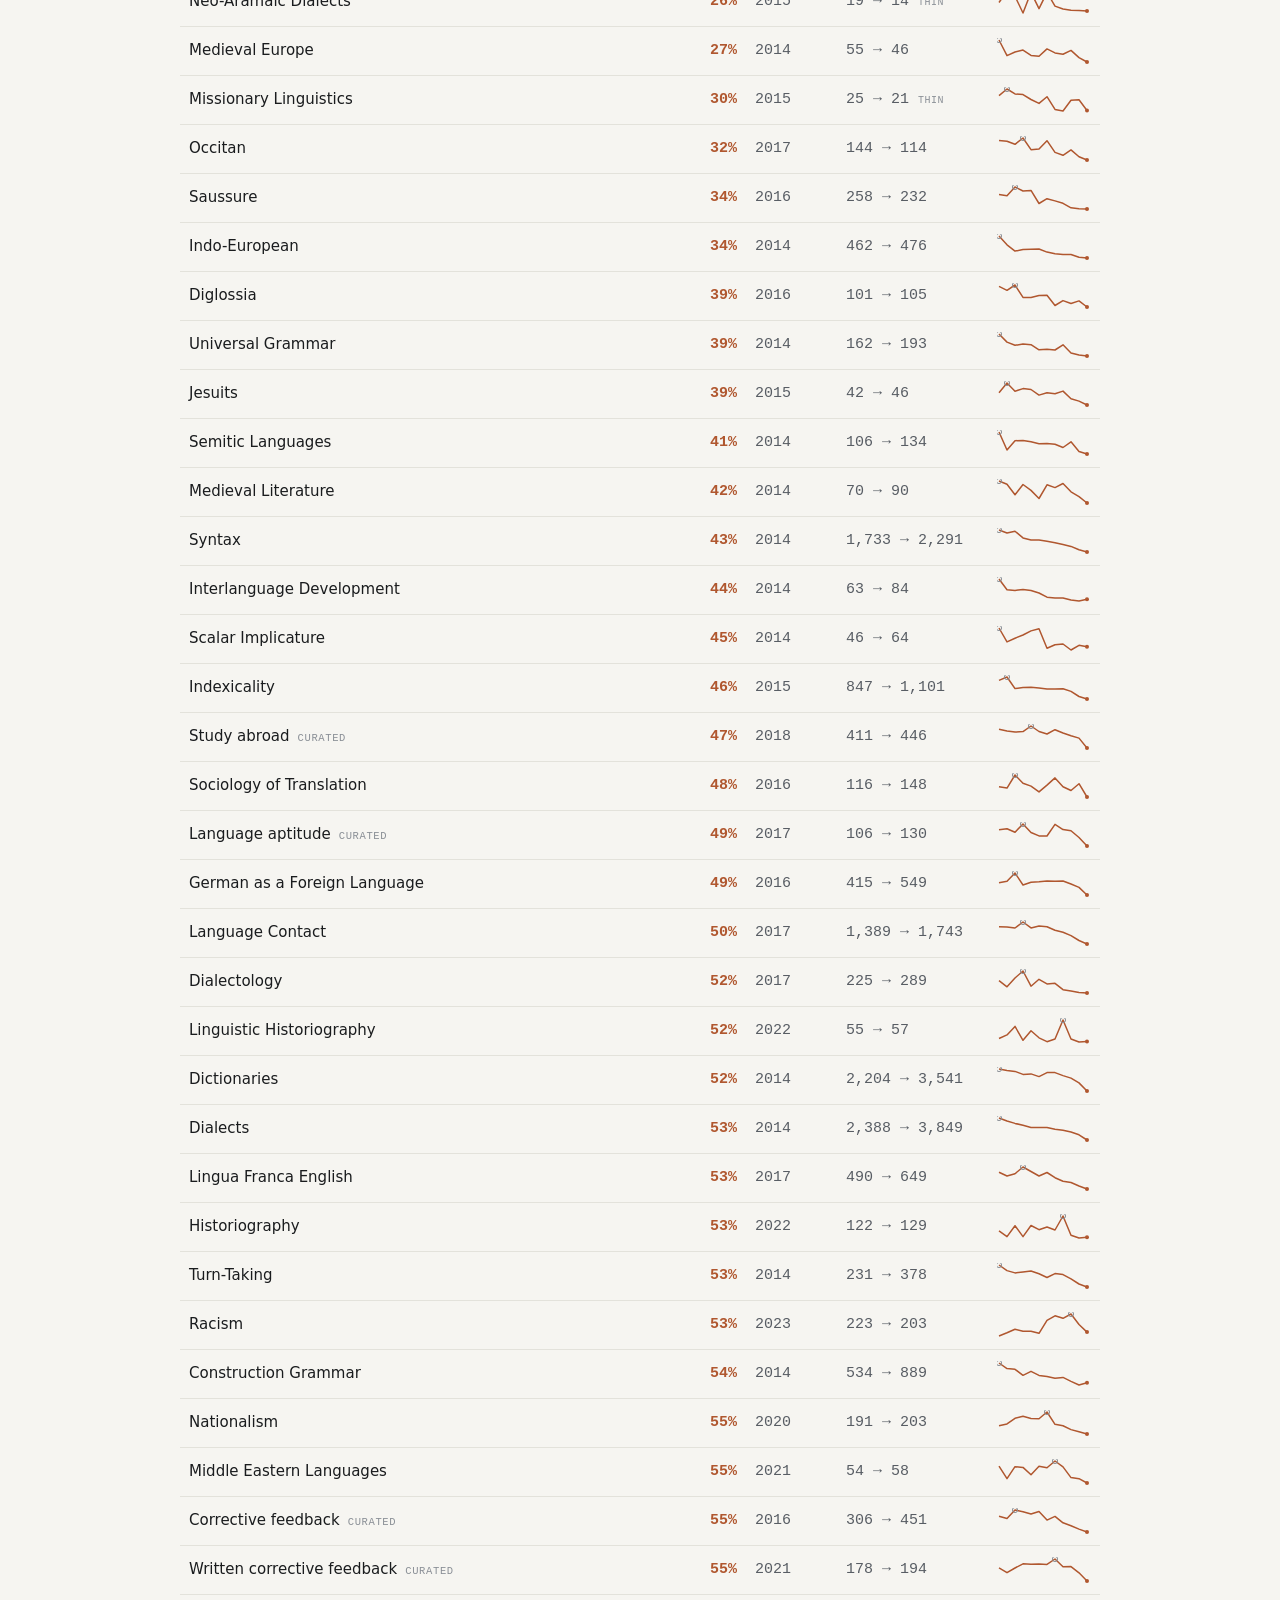
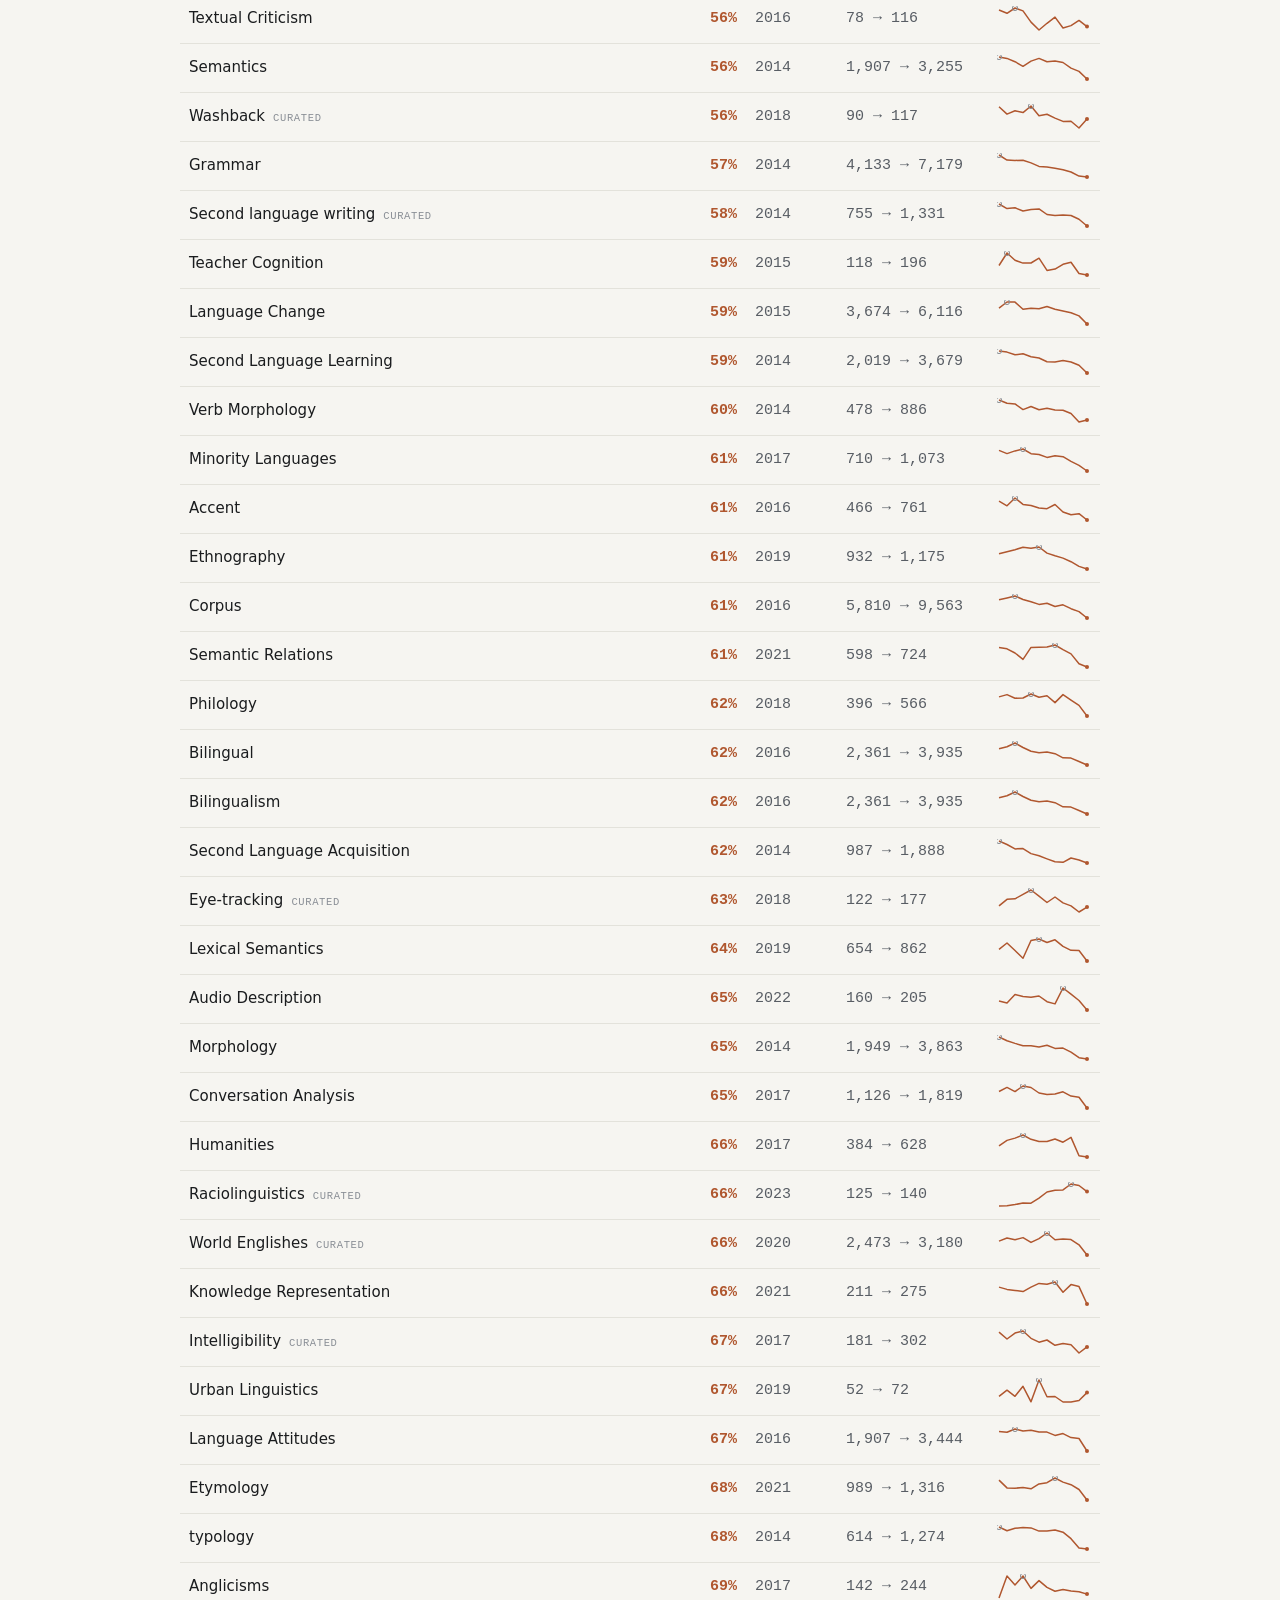
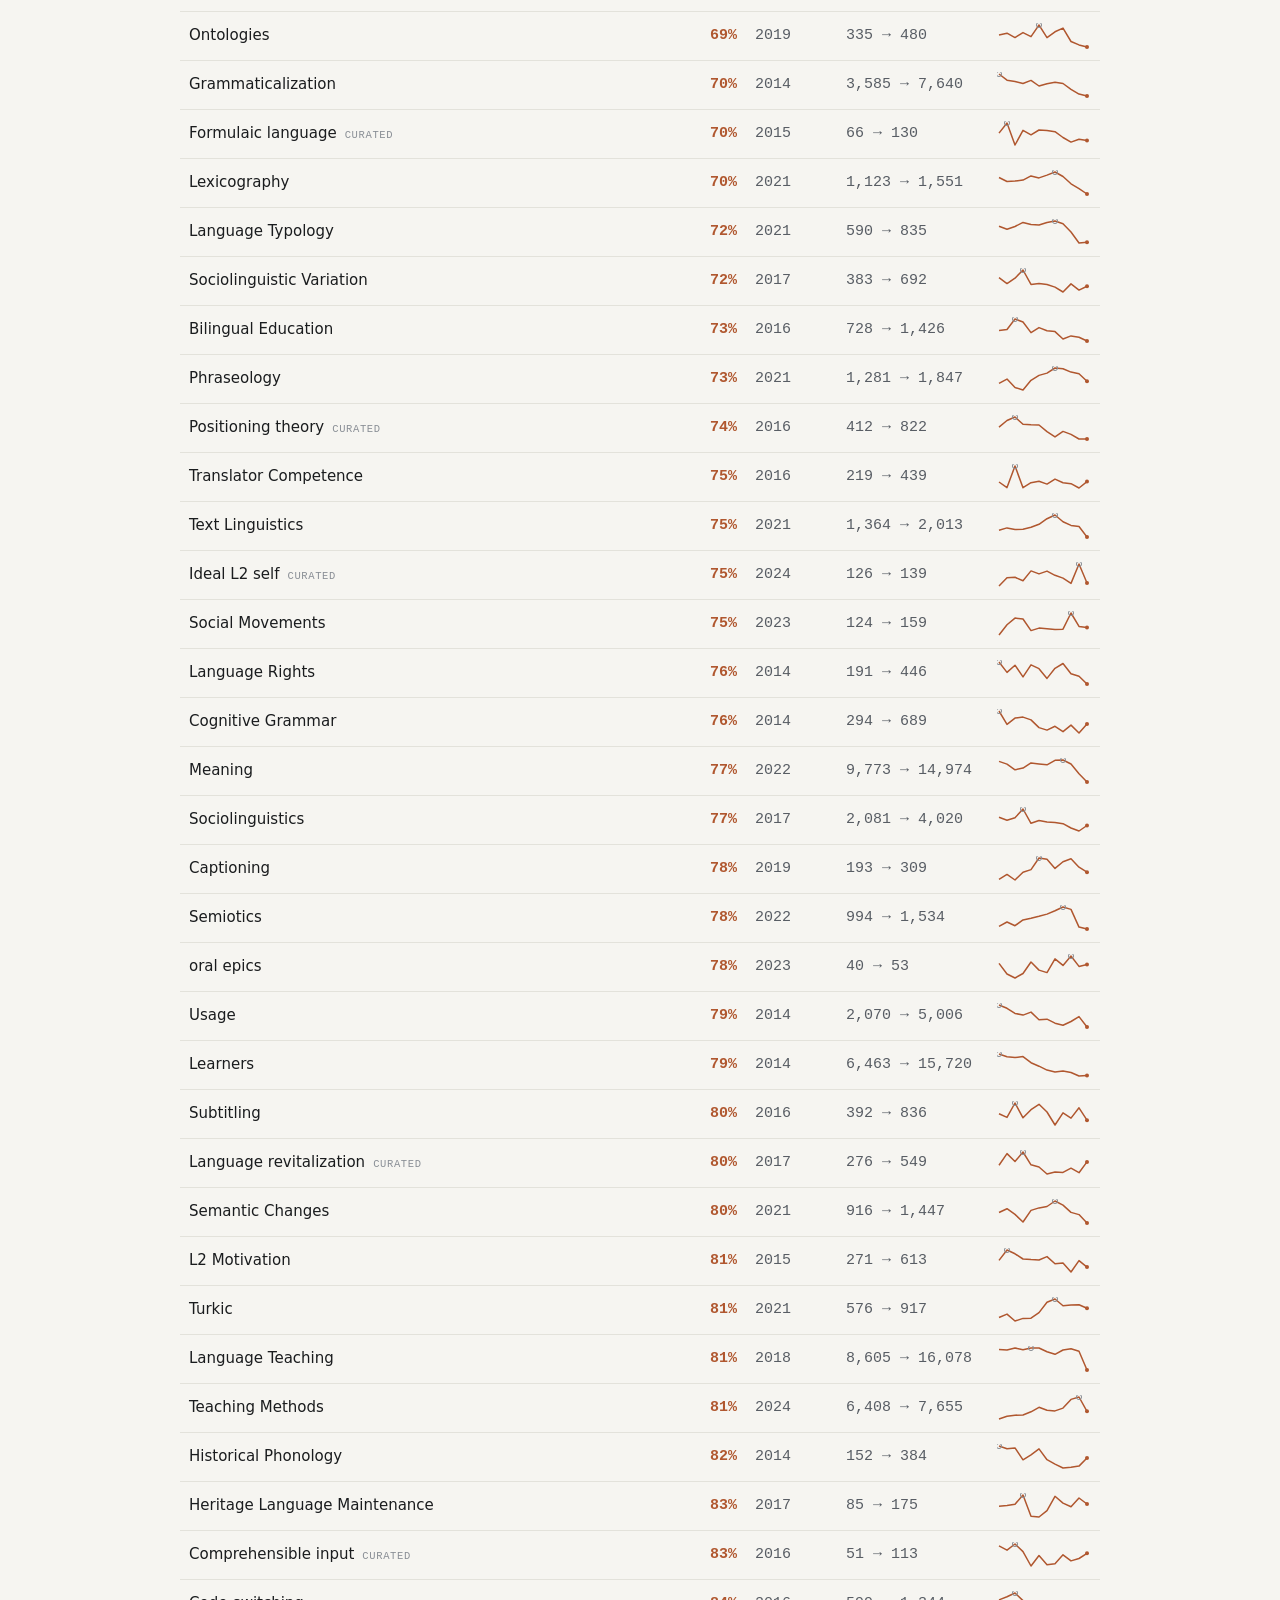
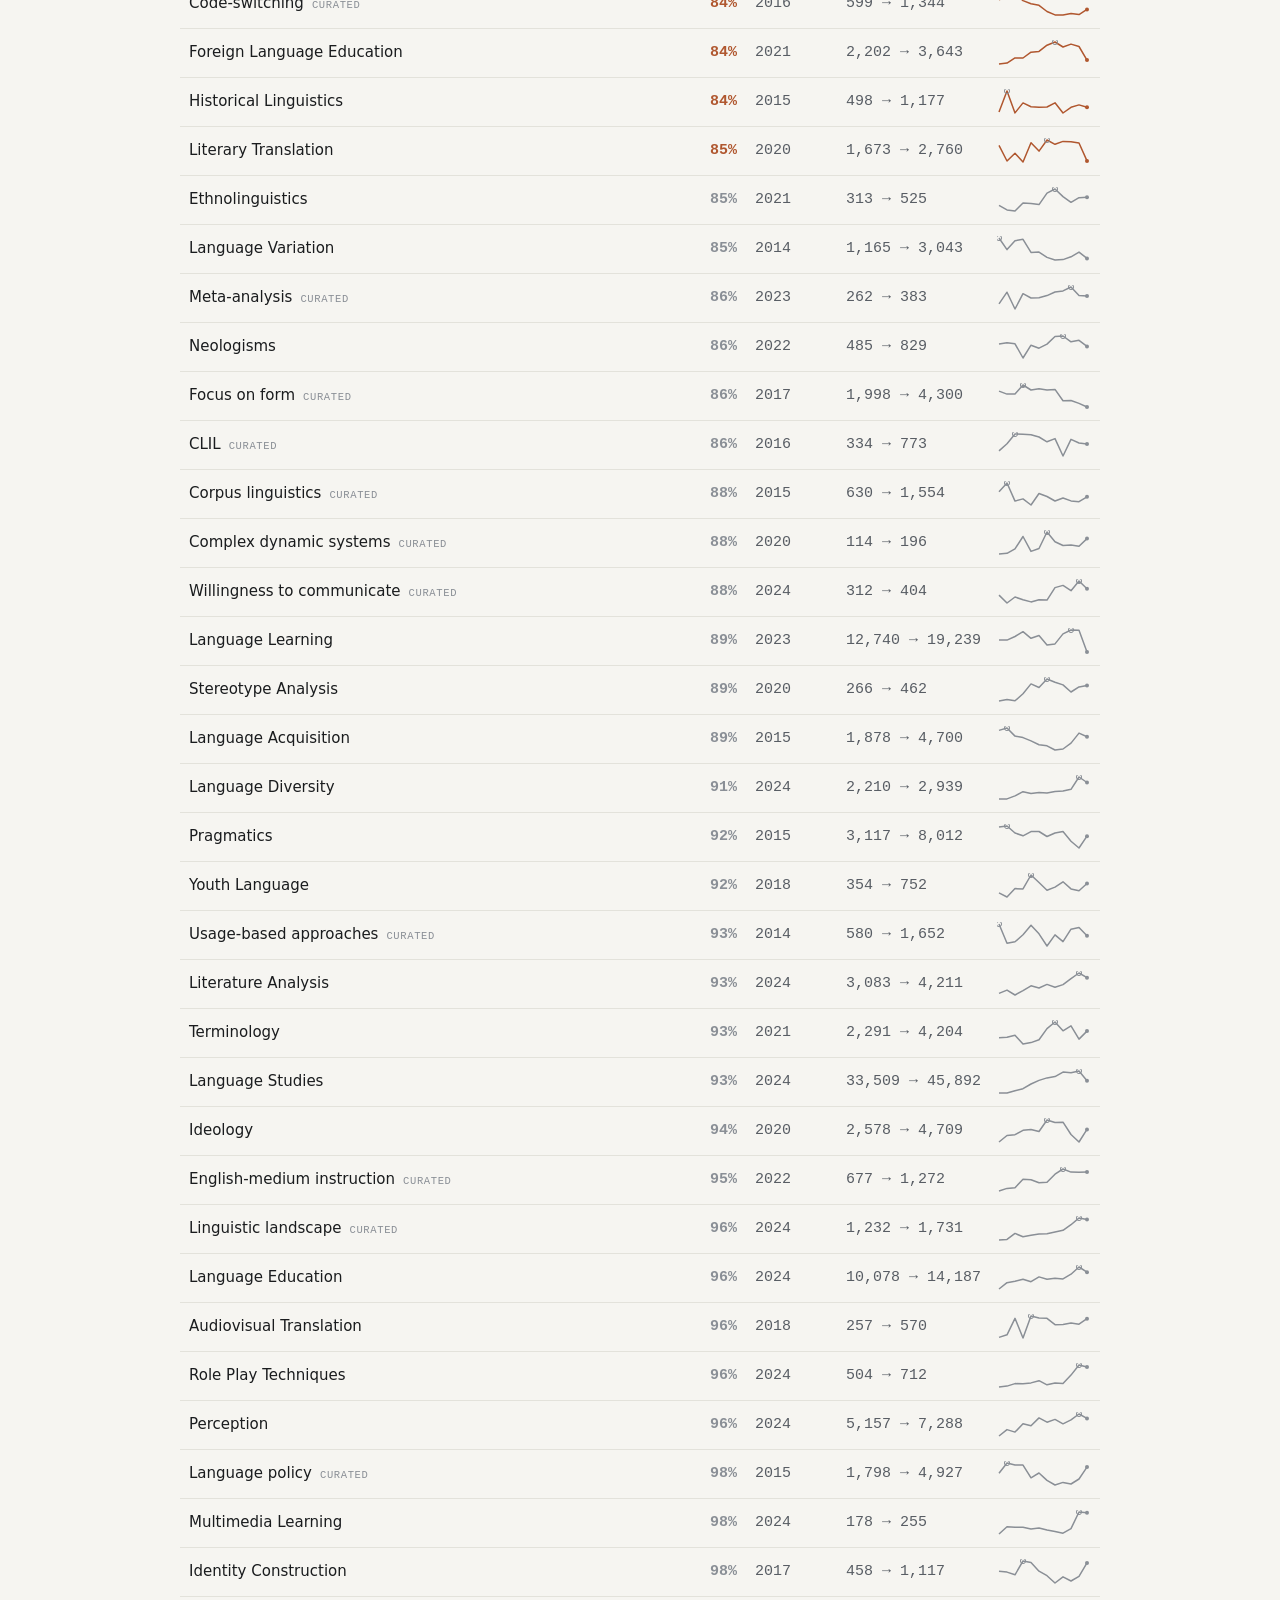
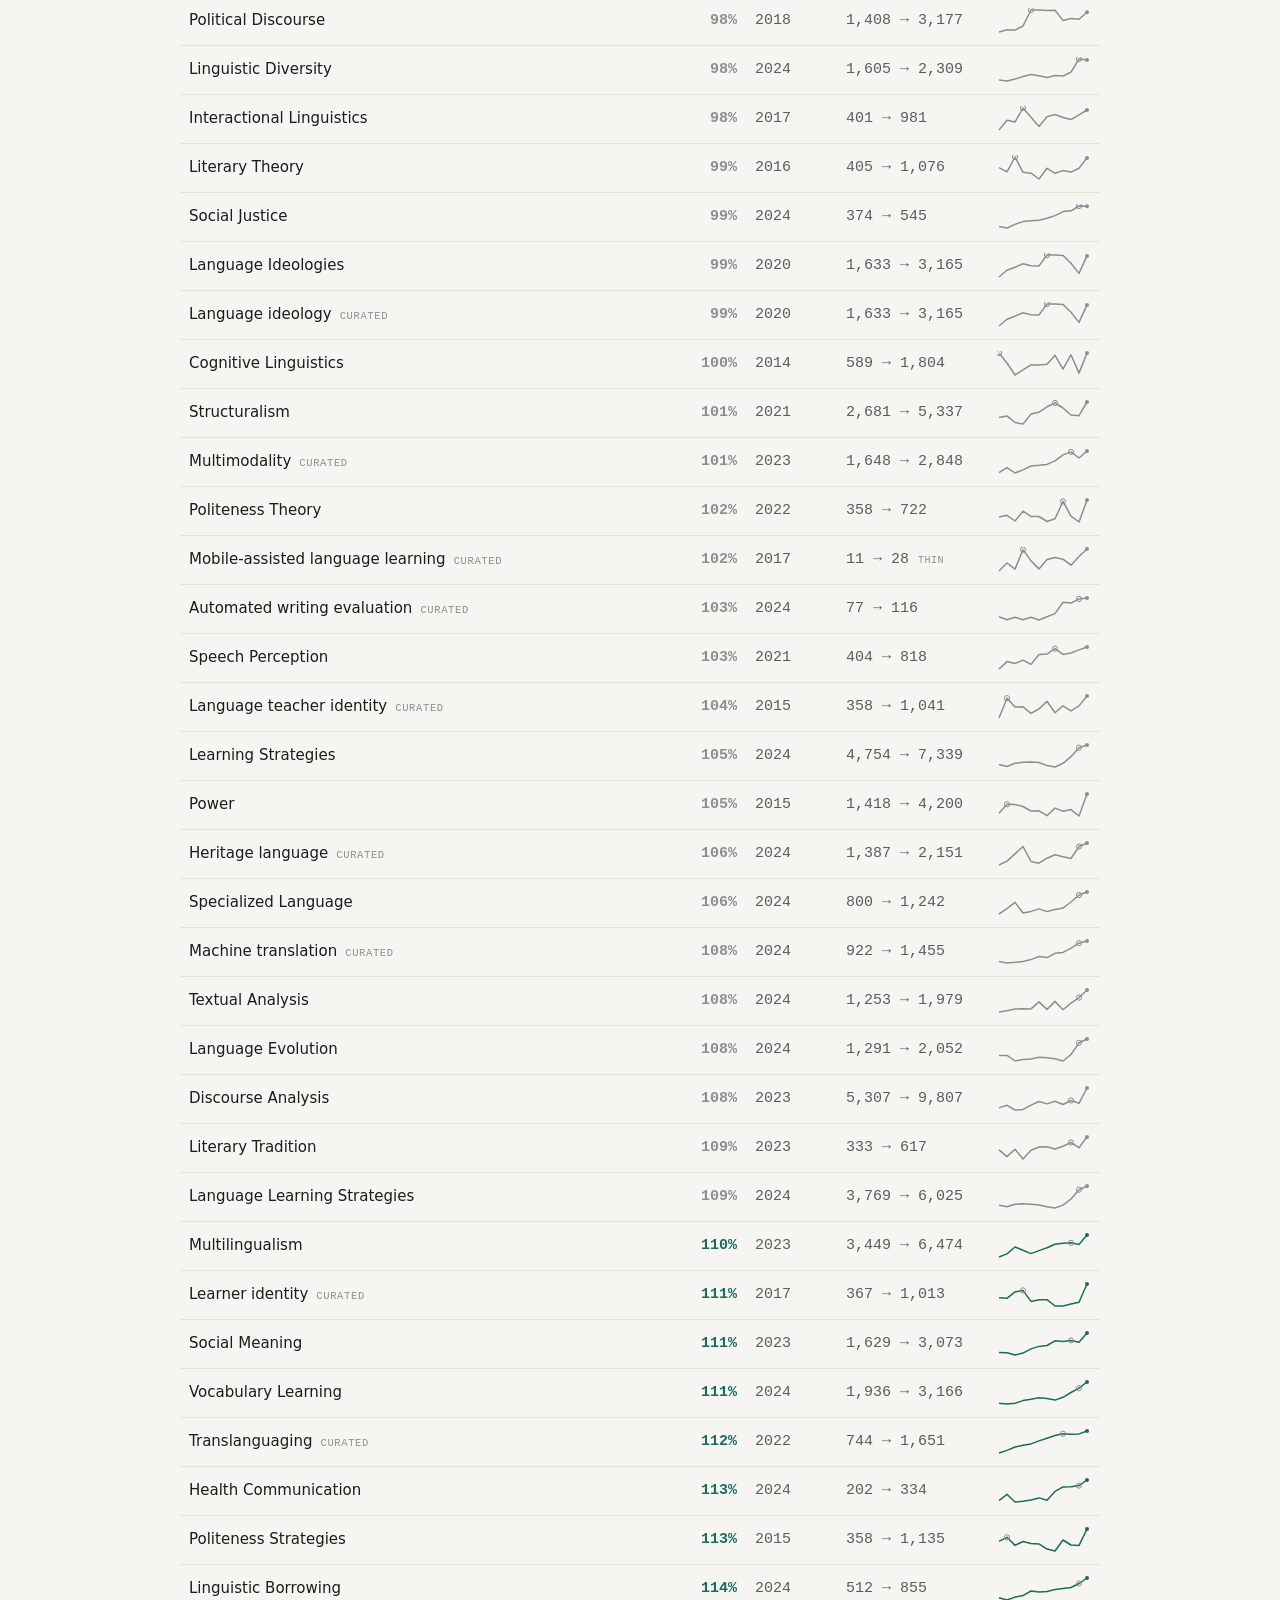
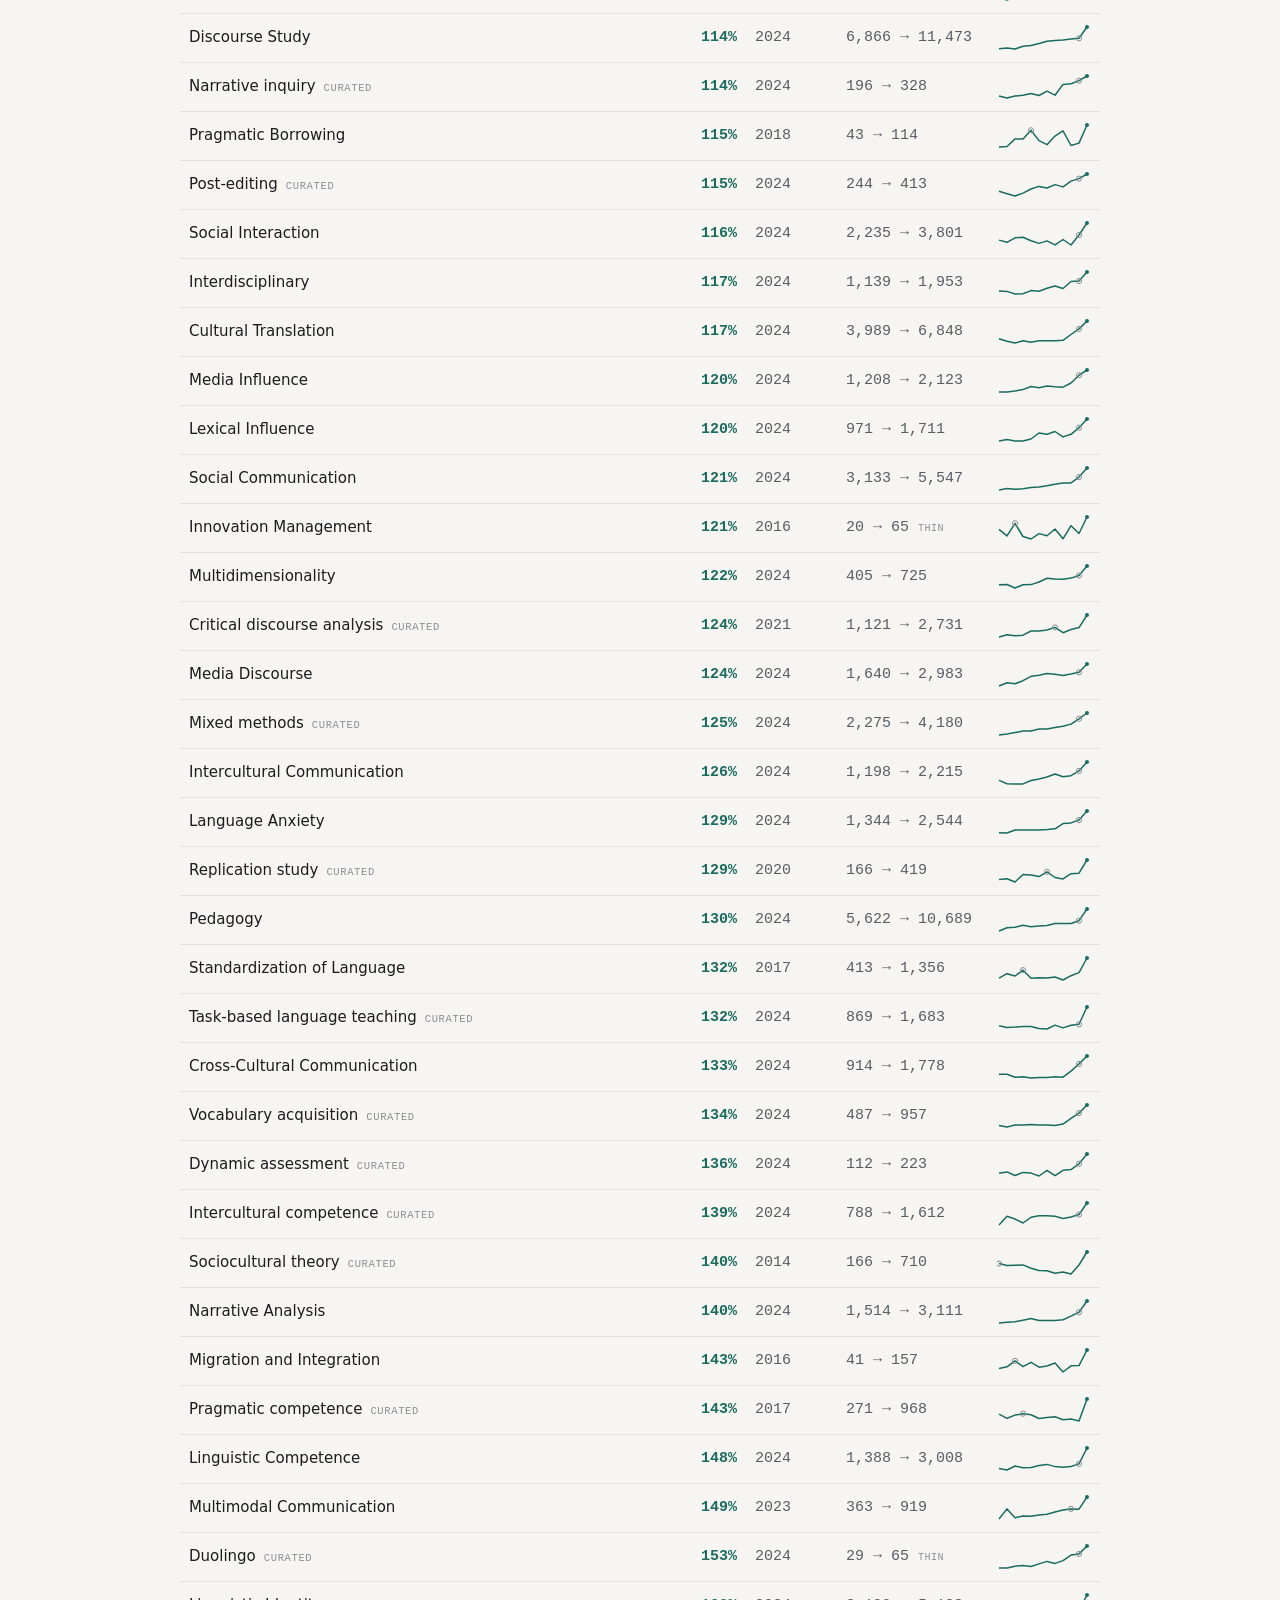
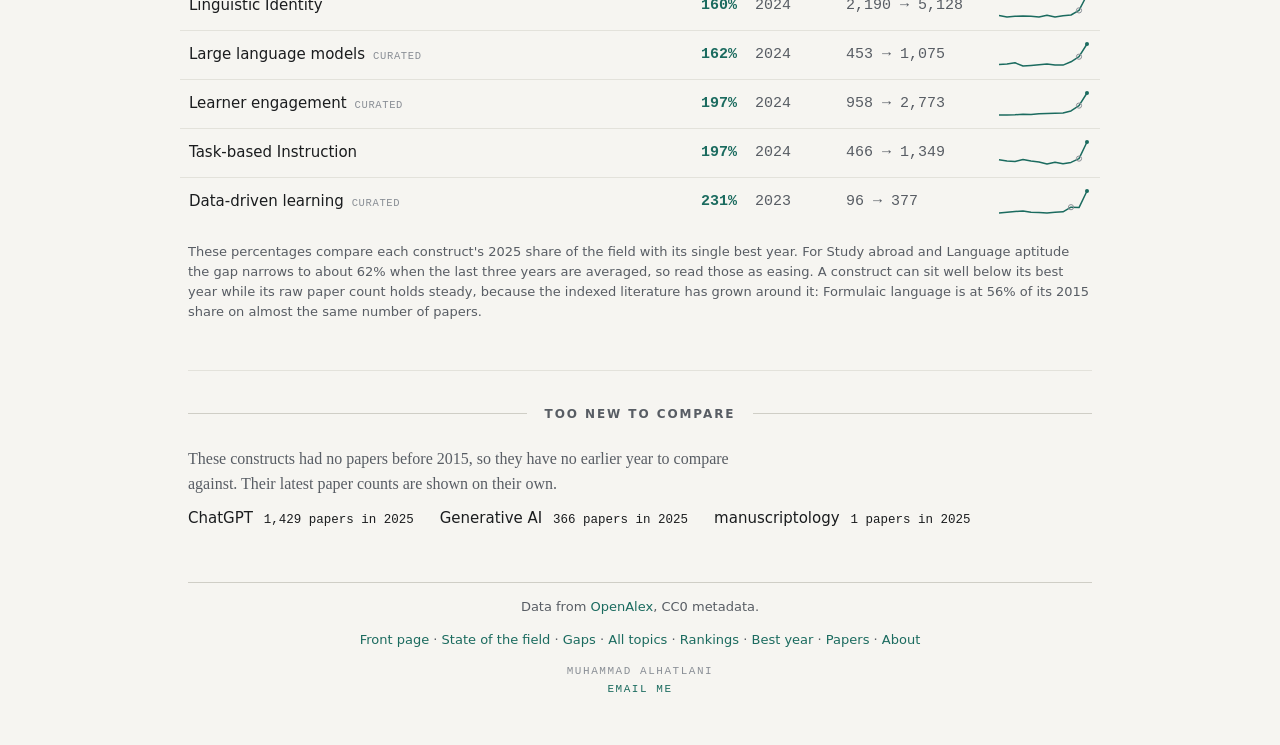
<file: docs/bestyear.html>
<!doctype html>
<html lang="en" data-i18n-title="doc_title_bestyear" data-i18n-desc="doc_desc_bestyear">
<head>
  <meta charset="utf-8" />
  <meta http-equiv="Content-Security-Policy" content="default-src 'self'; base-uri 'none'; object-src 'none'; form-action 'none'; img-src 'self' data:; style-src 'self' 'unsafe-inline'; script-src 'self' https://static.cloudflareinsights.com; connect-src 'self' https://cloudflareinsights.com https://static.cloudflareinsights.com" />
  <meta name="viewport" content="width=device-width, initial-scale=1" />
  <meta name="referrer" content="strict-origin-when-cross-origin" />
  <script src="assets/boot.js?v=1"></script>
  <title>Against their best year · Word on the Street</title>
  <meta name="description" content="For each construct, its 2025 share of the field as a percentage of its own best year between 2014 and 2024, after the indexing drift is removed." />
  <link rel="canonical" href="https://language-research.com/bestyear.html" />
  <link rel="alternate" hreflang="en" href="https://language-research.com/bestyear.html" />
  <link rel="alternate" hreflang="ar" href="https://language-research.com/bestyear.html?lang=ar" />
  <link rel="alternate" hreflang="x-default" href="https://language-research.com/bestyear.html" />
  <meta property="og:type" content="website" />
  <meta property="og:site_name" content="Word on the Street" />
  <meta property="og:title" content="Against their best year · Word on the Street" />
  <meta property="og:description" content="Where each construct sits in 2025 as a share of its own best year, after the indexing drift is removed." />
  <meta property="og:url" content="https://language-research.com/bestyear.html" />
  <meta property="og:image" content="https://language-research.com/og.png" />
  <meta property="og:image:width" content="1200" />
  <meta property="og:image:height" content="630" />
  <meta name="twitter:card" content="summary_large_image" />
  <meta name="twitter:title" content="Against their best year · Word on the Street" />
  <meta name="twitter:description" content="Where each construct sits in 2025 as a share of its own best year." />
  <meta name="twitter:image" content="https://language-research.com/og.png" />
  <script type="application/ld+json">
  {
    "@context": "https://schema.org",
    "@graph": [
      {
        "@type": "CollectionPage",
        "name": "Against their best year",
        "description": "For each research construct, its latest share of the field as a percentage of its own best year, after the indexing drift is removed.",
        "url": "https://language-research.com/bestyear.html",
        "inLanguage": "en",
        "isPartOf": { "@type": "WebSite", "name": "Word on the Street", "url": "https://language-research.com/" }
      },
      {
        "@type": "BreadcrumbList",
        "itemListElement": [
          { "@type": "ListItem", "position": 1, "name": "Front page", "item": "https://language-research.com/" },
          { "@type": "ListItem", "position": 2, "name": "Best year", "item": "https://language-research.com/bestyear.html" }
        ]
      }
    ]
  }
  </script>
  <link rel="icon" href="data:image/svg+xml,%3Csvg xmlns='http://www.w3.org/2000/svg' viewBox='0 0 16 16'%3E%3Crect width='16' height='16' rx='3' fill='%231b6b5f'/%3E%3C/svg%3E" />
  <link rel="stylesheet" href="assets/magazine.css?v=16" />
  <!-- Cloudflare Web Analytics -->
  <script defer src="https://static.cloudflareinsights.com/beacon.min.js" data-cf-beacon='{"token": "eaa5e23fef174b0b98b67dd910f3f6fd"}'></script>
</head>
<body>
  <button id="theme-toggle" class="theme-toggle" type="button" aria-label="Switch to dark theme">
    <svg class="icon-moon" viewBox="0 0 24 24" aria-hidden="true"><path fill="currentColor" d="M21 12.8A9 9 0 1 1 11.2 3a7 7 0 0 0 9.8 9.8z"/></svg>
    <svg class="icon-sun" viewBox="0 0 24 24" aria-hidden="true"><circle cx="12" cy="12" r="4.4" fill="currentColor"/><g stroke="currentColor" stroke-width="1.8" stroke-linecap="round"><line x1="12" y1="1.6" x2="12" y2="4"/><line x1="12" y1="20" x2="12" y2="22.4"/><line x1="1.6" y1="12" x2="4" y2="12"/><line x1="20" y1="12" x2="22.4" y2="12"/><line x1="4.4" y1="4.4" x2="6.1" y2="6.1"/><line x1="17.9" y1="17.9" x2="19.6" y2="19.6"/><line x1="4.4" y1="19.6" x2="6.1" y2="17.9"/><line x1="17.9" y1="6.1" x2="19.6" y2="4.4"/></g></svg>
  </button>
  <button id="lang-toggle" class="lang-toggle" type="button" aria-label="Switch to Arabic">ع</button>

  <header class="nameplate">
    <div class="wrap">
      <div class="np-rule"></div>
      <h1 class="np-title" data-i18n="by_title">Against their best year</h1>
      <div class="np-rule"></div>
      <p class="np-standfirst" data-i18n="by_standfirst">Every construct here is measured against its own best year, not against other constructs and not against last year.</p>
      <p class="slow-lead" id="by-lead"></p>
      <nav class="topnav" aria-label="Sections">
        <a href="index.html" data-i18n="nav_front">Front page</a>
        <a href="decade.html" data-i18n="nav_decade">State of the field</a>
        <a href="gaps.html" data-i18n="nav_niches">Gaps</a>
        <a href="explore.html" data-i18n="nav_index">All topics</a>
        <a href="slow.html" data-i18n="nav_slow">Rankings</a>
        <a href="bestyear.html" aria-current="page" data-i18n="nav_bestyear">Best year</a>
        <a href="papers.html" data-i18n="nav_papers">Papers</a>
        <a href="about.html" data-i18n="nav_methods">About</a>
      </nav>
    </div>
  </header>

  <main class="wrap">
    <!-- Headline: curated constructs furthest below / at or above their own best year -->
    <section class="feature">
      <div class="movers-grid">
        <div>
          <p class="col-label down" data-i18n="by_below_head">Below their best year</p>
          <div class="slow-rows" id="below-list"></div>
        </div>
        <div>
          <p class="col-label up" data-i18n="by_above_head">At or above their best year</p>
          <div class="slow-rows" id="above-list"></div>
        </div>
      </div>
    </section>

    <!-- Full sortable table of every construct present in 2014 -->
    <section class="feature">
      <h2 class="rule-head" data-i18n="by_table_head">Every construct</h2>
      <p class="cov" id="table-sub"></p>

      <form id="ex-form" class="ex-controls" role="search" data-i18n-aria="ex_form_aria" aria-label="Filter and sort constructs">
        <input id="q" type="search" placeholder="Search constructs" aria-label="Search construct names" data-i18n-aria="ex_search_aria" autocomplete="off" />
        <label class="sr-only" for="sort" data-i18n="ex_sort_label">Sort</label>
        <select id="sort">
          <option value="pct_asc" data-i18n="by_sort_pct_asc">Furthest below first</option>
          <option value="pct_desc" data-i18n="by_sort_pct_desc">Furthest above first</option>
          <option value="peak_desc" data-i18n="by_sort_peak">Best year, most recent</option>
          <option value="name_asc" data-i18n="ex_sort_name_asc">Name, A to Z</option>
        </select>
        <span class="seg" data-seg="src" role="group" aria-label="Source" data-i18n-aria="ex_src_label">
          <button type="button" data-src="all" aria-pressed="true" data-i18n="ex_src_all">All</button>
          <button type="button" data-src="openalex" aria-pressed="false" data-i18n="ex_src_openalex">OpenAlex</button>
          <button type="button" data-src="curated" aria-pressed="false" data-i18n="ex_src_curated">Curated</button>
        </span>
        <span class="seg" data-seg="dir" role="group" aria-label="Compared with best year" data-i18n-aria="by_dir_label">
          <button type="button" data-dir="all" aria-pressed="true" data-i18n="ex_dir_all">All</button>
          <button type="button" data-dir="down" aria-pressed="false" data-i18n="by_dir_below">Below</button>
          <button type="button" data-dir="up" aria-pressed="false" data-i18n="by_dir_above">Above</button>
        </span>
        <button type="reset" class="ex-reset hidden" data-i18n="ex_reset">Reset</button>
      </form>

      <p class="ex-count mono" aria-live="polite" data-i18n-html="ex_count_html"><span id="shown">0</span> of <span id="total">0</span> constructs</p>

      <table class="ctable bytable">
        <caption class="sr-only" data-i18n="by_title">Against their best year</caption>
        <thead><tr>
          <th scope="col" class="c-name" data-i18n="ex_th_construct">Construct</th>
          <th scope="col" class="by-pct" data-i18n="by_th_pct">Share vs best year</th>
          <th scope="col" class="by-peak" data-i18n="by_th_peak">Best year</th>
          <th scope="col" class="by-papers" data-i18n="by_th_papers">Papers then / now</th>
          <th scope="col" class="by-path" data-i18n="by_th_path">Trajectory</th>
        </tr></thead>
        <tbody id="rows"></tbody>
      </table>

      <p class="empty hidden" id="empty" data-i18n-html="ex_empty_html">No constructs match. <button type="reset" form="ex-form" class="linklike">Reset.</button></p>
      <p class="small faint" id="by-note" data-i18n="by_note" style="margin-top:16px"></p>
    </section>

    <!-- Constructs with no papers before 2015: no earlier year to compare against -->
    <section class="feature" id="new-section" style="border-bottom:none">
      <h2 class="rule-head" data-i18n="by_new_head">Too new to compare</h2>
      <p class="cov" data-i18n="by_new_sub"></p>
      <ul class="arrived-list" id="new-list"></ul>
    </section>
  </main>

  <footer class="np-foot">
    <div class="wrap">
      <div class="np-rule thin"></div>
      <p data-i18n-html="footer_data">Data from <a href="https://openalex.org" rel="noopener">OpenAlex</a>, CC0 metadata.</p>
      <p class="small" data-i18n-html="footer_nav"><a href="index.html">Front page</a> · <a href="decade.html">State of the field</a> · <a href="gaps.html">Gaps</a> · <a href="explore.html">All topics</a> · <a href="slow.html">Rankings</a> · <a href="bestyear.html">Best year</a> · <a href="papers.html">Papers</a> · <a href="about.html">About</a></p>
      <p class="byline">Muhammad Alhatlani<br /><a href="&#109;&#97;&#105;&#108;&#116;&#111;&#58;&#109;&#111;&#46;&#97;&#108;&#104;&#97;&#116;&#108;&#97;&#110;&#105;&#64;&#103;&#109;&#97;&#105;&#108;&#46;&#99;&#111;&#109;">email me</a></p>
    </div>
  </footer>

  <script src="assets/i18n.js?v=16"></script>
  <script src="assets/theme.js?v=2"></script>
  <script src="assets/util.js?v=5"></script>
  <script src="assets/bestyear.js?v=1"></script>
</body>
</html>
</file>
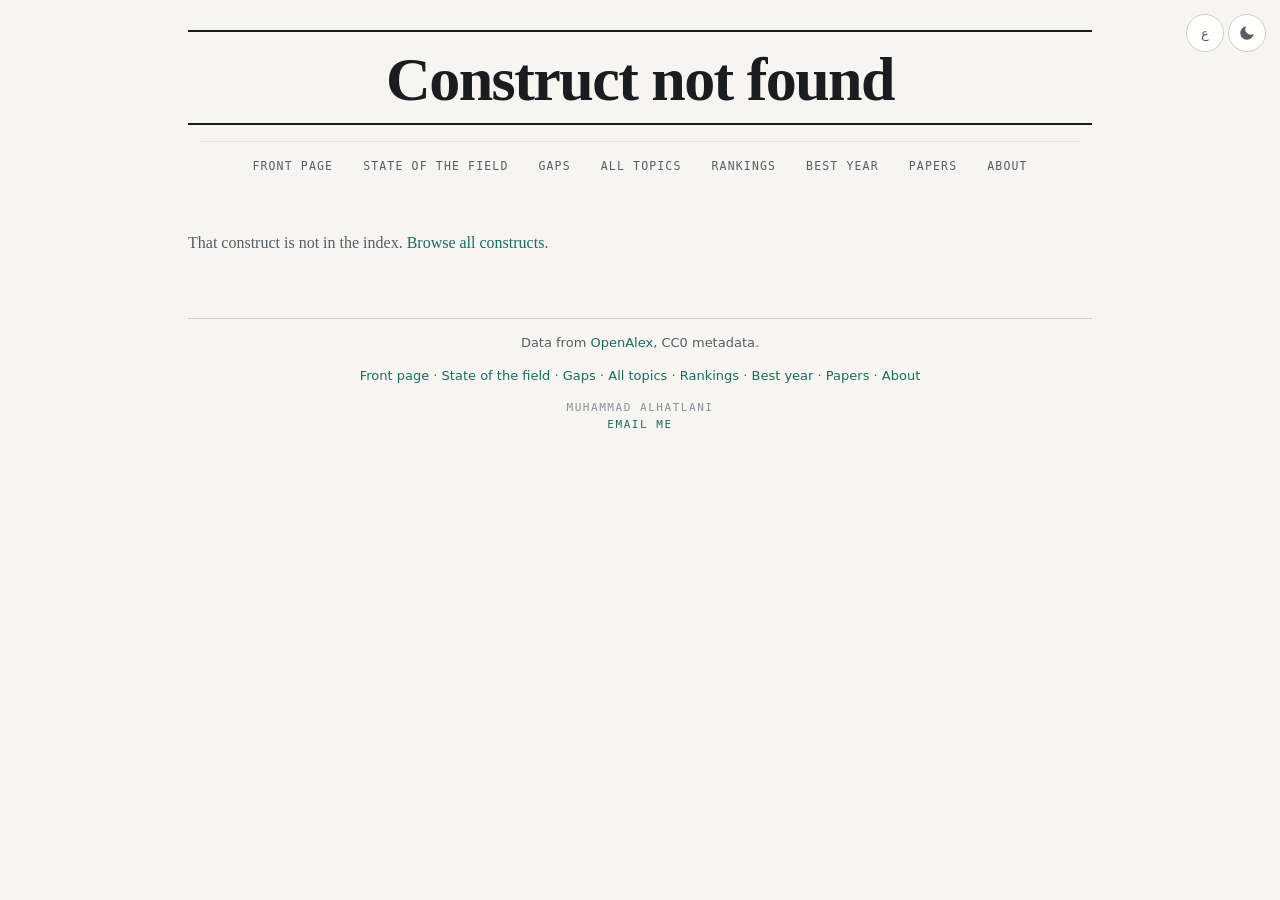
<file: docs/construct.html>
<!doctype html>
<!-- No data-i18n-title/-desc here (unlike the other pages): the title + description are per-topic,
     set by construct.js from ?id=, so applyI18n must not overwrite them with a generic value. -->
<html lang="en">
<head>
  <meta charset="utf-8" />
  <meta http-equiv="Content-Security-Policy" content="default-src 'self'; base-uri 'none'; object-src 'none'; form-action 'none'; img-src 'self' data:; style-src 'self' 'unsafe-inline'; script-src 'self' https://static.cloudflareinsights.com; connect-src 'self' https://cloudflareinsights.com https://static.cloudflareinsights.com" />
  <meta name="viewport" content="width=device-width, initial-scale=1" />
  <meta name="referrer" content="strict-origin-when-cross-origin" />
  <script src="assets/boot.js?v=1"></script>
  <title>Construct · Word on the Street</title>
  <meta name="description" content="A construct's share of the field over time, its recent change, and a path to the works behind the numbers." />
  <!-- canonical, social and structured-data tags are rewritten per topic by construct.js (one URL per ?id=). -->
  <link rel="canonical" href="https://language-research.com/construct.html" />
  <link rel="alternate" hreflang="en" href="https://language-research.com/construct.html" />
  <link rel="alternate" hreflang="ar" href="https://language-research.com/construct.html?lang=ar" />
  <link rel="alternate" hreflang="x-default" href="https://language-research.com/construct.html" />
  <meta property="og:type" content="website" />
  <meta property="og:site_name" content="Word on the Street" />
  <meta property="og:title" content="Word on the Street" />
  <meta property="og:description" content="A construct's share of the field over time, its recent change, and a path to the works behind the numbers." />
  <meta property="og:url" content="https://language-research.com/construct.html" />
  <meta property="og:image" content="https://language-research.com/og.png" />
  <meta property="og:image:width" content="1200" />
  <meta property="og:image:height" content="630" />
  <meta name="twitter:card" content="summary_large_image" />
  <meta name="twitter:title" content="Word on the Street" />
  <meta name="twitter:description" content="A construct's share of the field over time, its recent change, and a path to the works behind the numbers." />
  <meta name="twitter:image" content="https://language-research.com/og.png" />
  <script type="application/ld+json" id="ld-construct"></script>
  <link rel="icon" href="data:image/svg+xml,%3Csvg xmlns='http://www.w3.org/2000/svg' viewBox='0 0 16 16'%3E%3Crect width='16' height='16' rx='3' fill='%231b6b5f'/%3E%3C/svg%3E" />
  <link rel="stylesheet" href="assets/magazine.css?v=16" />
  <!-- Cloudflare Web Analytics -->
  <script defer src="https://static.cloudflareinsights.com/beacon.min.js" data-cf-beacon='{"token": "eaa5e23fef174b0b98b67dd910f3f6fd"}'></script>
</head>
<body>
  <button id="theme-toggle" class="theme-toggle" type="button" aria-label="Switch to dark theme">
    <svg class="icon-moon" viewBox="0 0 24 24" aria-hidden="true"><path fill="currentColor" d="M21 12.8A9 9 0 1 1 11.2 3a7 7 0 0 0 9.8 9.8z"/></svg>
    <svg class="icon-sun" viewBox="0 0 24 24" aria-hidden="true"><circle cx="12" cy="12" r="4.4" fill="currentColor"/><g stroke="currentColor" stroke-width="1.8" stroke-linecap="round"><line x1="12" y1="1.6" x2="12" y2="4"/><line x1="12" y1="20" x2="12" y2="22.4"/><line x1="1.6" y1="12" x2="4" y2="12"/><line x1="20" y1="12" x2="22.4" y2="12"/><line x1="4.4" y1="4.4" x2="6.1" y2="6.1"/><line x1="17.9" y1="17.9" x2="19.6" y2="19.6"/><line x1="4.4" y1="19.6" x2="6.1" y2="17.9"/><line x1="17.9" y1="6.1" x2="19.6" y2="4.4"/></g></svg>
  </button>
  <button id="lang-toggle" class="lang-toggle" type="button" aria-label="Switch to Arabic">ع</button>

  <header class="nameplate">
    <div class="wrap">
      <div class="np-rule"></div>
      <p class="kicker" id="kicker"></p>
      <h1 class="np-title" id="c-label">Loading…</h1>
      <div class="np-rule"></div>
      <p class="np-standfirst" id="c-standfirst"></p>
      <nav class="topnav" aria-label="Sections">
        <a href="index.html" data-i18n="nav_front">Front page</a>
        <a href="decade.html" data-i18n="nav_decade">State of the field</a>
        <a href="gaps.html" data-i18n="nav_niches">Gaps</a>
        <a href="explore.html" data-i18n="nav_index">All topics</a>
        <a href="slow.html" data-i18n="nav_slow">Rankings</a>
        <a href="bestyear.html" data-i18n="nav_bestyear">Best year</a>
        <a href="papers.html" data-i18n="nav_papers">Papers</a>
        <a href="about.html" data-i18n="nav_methods">About</a>
      </nav>
    </div>
  </header>

  <main class="wrap" id="detail">
    <article class="cover">
      <div class="cover-grid">
        <div class="cover-text">
          <p class="lede"><span class="dropcap" id="dropcap"></span><span id="lede-rest"></span></p>
          <p class="pullstat">
            <span class="ps-num" id="s-chg"></span>
            <span class="ps-lab" id="s-chg-lab"></span>
          </p>
        </div>
        <figure class="cover-fig">
          <div id="hero-chart" class="hero-chart"></div>
          <figcaption class="cover-cap" data-i18n="cover_cap">Share of the field's output across the fully indexed years. Hover to read any year.</figcaption>
        </figure>
      </div>
    </article>

    <section class="feature">
      <h2 class="rule-head"><span data-i18n="c_numbers_head">The numbers</span></h2>
      <dl class="facts" id="facts"></dl>
      <p class="small hidden" id="provisional-note"></p>
    </section>

    <section class="feature">
      <h2 class="rule-head"><span data-i18n="c_read_papers_head">Read the papers</span></h2>
      <p class="cov" id="papers-note"></p>
      <p><a class="dl-btn" id="oa-link" target="_blank" rel="noopener" href="#" data-i18n="c_oa_link">View these works on OpenAlex &rarr;</a></p>
      <p class="small" data-i18n="c_oa_note">Opens OpenAlex filtered to the two linguistics subfields and matched on title and abstract, the same rule behind the counts here. Individual papers are not stored, so the live list will differ slightly as indexing continues.</p>
    </section>

    <section class="feature" style="border-bottom:none">
      <h2 class="rule-head"><span data-i18n="about_nums_head">About these numbers</span></h2>
      <p class="cov" data-i18n-html="c_about_nums_cov_html">Trends are share of the field's output, ranked on the last complete year. Read the full <a href="about.html">methodology and limits</a>.</p>
    </section>
  </main>

  <footer class="np-foot">
    <div class="wrap">
      <div class="np-rule thin"></div>
      <p data-i18n-html="footer_data">Data from <a href="https://openalex.org" rel="noopener">OpenAlex</a>, CC0 metadata.</p>
      <p class="small" data-i18n-html="footer_nav"><a href="index.html">Front page</a> · <a href="decade.html">State of the field</a> · <a href="gaps.html">Gaps</a> · <a href="explore.html">All topics</a> · <a href="slow.html">Rankings</a> · <a href="bestyear.html">Best year</a> · <a href="papers.html">Papers</a> · <a href="about.html">About</a></p>
      <p class="byline">Muhammad Alhatlani<br /><a href="&#109;&#97;&#105;&#108;&#116;&#111;&#58;&#109;&#111;&#46;&#97;&#108;&#104;&#97;&#116;&#108;&#97;&#110;&#105;&#64;&#103;&#109;&#97;&#105;&#108;&#46;&#99;&#111;&#109;">email me</a></p>
    </div>
  </footer>

  <script src="assets/i18n.js?v=16"></script>
  <script src="assets/theme.js?v=2"></script>
  <script src="assets/util.js?v=5"></script>
  <script src="assets/chart.js?v=2"></script>
  <script src="assets/construct.js?v=4"></script>
</body>
</html>
</file>
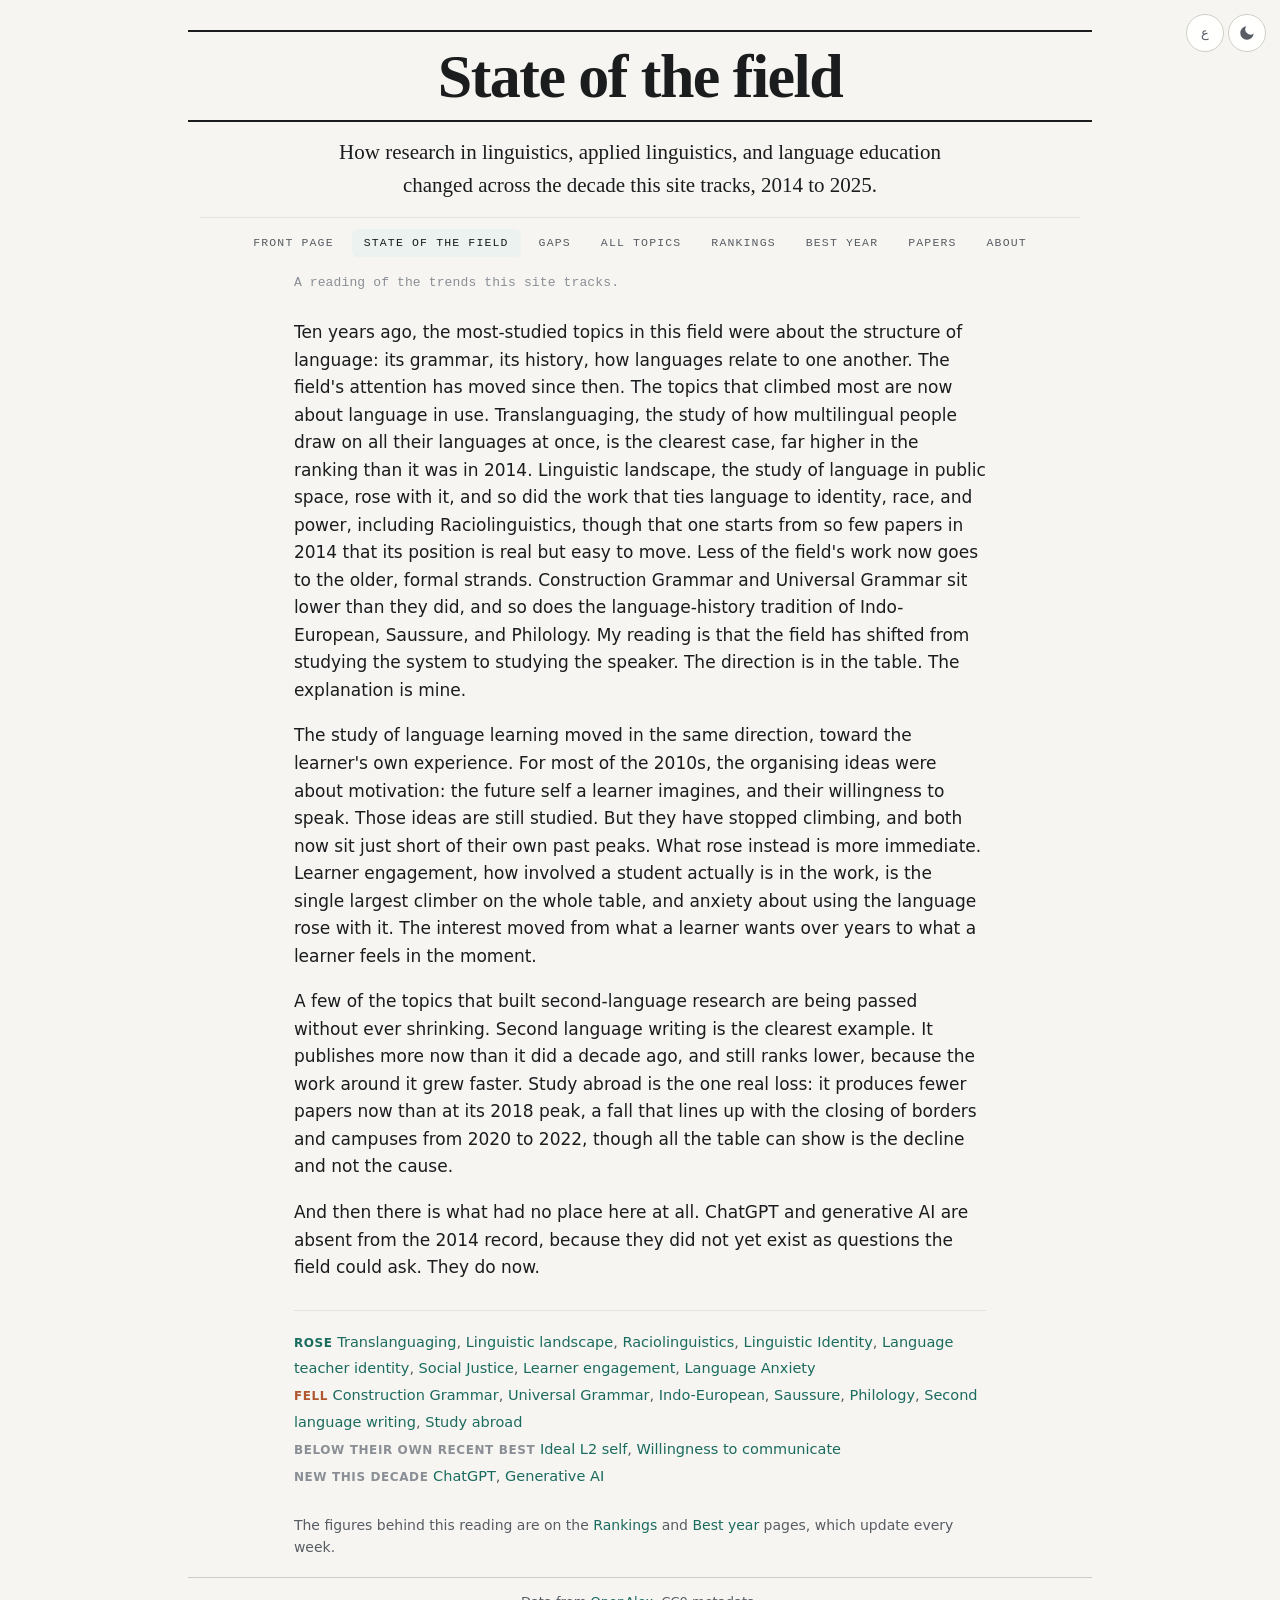
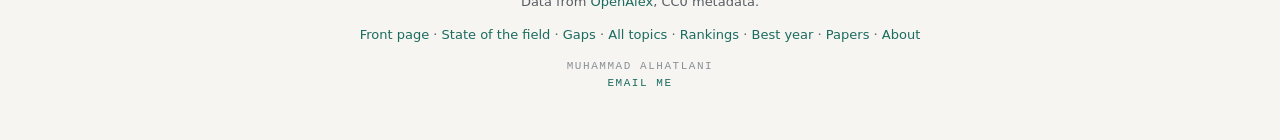
<file: docs/decade.html>
<!doctype html>
<html lang="en" data-i18n-title="doc_title_decade" data-i18n-desc="doc_desc_decade">
<head>
  <meta charset="utf-8" />
  <meta http-equiv="Content-Security-Policy" content="default-src 'self'; base-uri 'none'; object-src 'none'; form-action 'none'; img-src 'self' data:; style-src 'self' 'unsafe-inline'; script-src 'self' https://static.cloudflareinsights.com; connect-src 'self' https://cloudflareinsights.com https://static.cloudflareinsights.com" />
  <meta name="viewport" content="width=device-width, initial-scale=1" />
  <meta name="referrer" content="strict-origin-when-cross-origin" />
  <script src="assets/boot.js?v=1"></script>
  <title>State of the field · Word on the Street</title>
  <meta name="description" content="A reading of how research in linguistics, applied linguistics, and language education changed from 2014 to 2025: the move from studying the system to studying the speaker, and what rose and fell with it." />
  <link rel="canonical" href="https://language-research.com/decade.html" />
  <link rel="alternate" hreflang="en" href="https://language-research.com/decade.html" />
  <link rel="alternate" hreflang="ar" href="https://language-research.com/decade.html?lang=ar" />
  <link rel="alternate" hreflang="x-default" href="https://language-research.com/decade.html" />
  <meta property="og:type" content="article" />
  <meta property="og:site_name" content="Word on the Street" />
  <meta property="og:title" content="State of the field · Word on the Street" />
  <meta property="og:description" content="How research in language studies changed across the decade: from the structure of language toward language in use, identity, and the learner's experience." />
  <meta property="og:url" content="https://language-research.com/decade.html" />
  <meta property="og:image" content="https://language-research.com/og.png" />
  <meta property="og:image:width" content="1200" />
  <meta property="og:image:height" content="630" />
  <meta name="twitter:card" content="summary_large_image" />
  <meta name="twitter:title" content="State of the field · Word on the Street" />
  <meta name="twitter:description" content="A reading of how language research changed from 2014 to 2025." />
  <meta name="twitter:image" content="https://language-research.com/og.png" />
  <script type="application/ld+json">
  {
    "@context": "https://schema.org",
    "@type": "Article",
    "headline": "State of the field",
    "description": "A reading of how research in linguistics, applied linguistics, and language education changed from 2014 to 2025: the move from studying the system to studying the speaker, and what rose and fell with it.",
    "url": "https://language-research.com/decade.html",
    "author": { "@type": "Person", "name": "Muhammad Alhatlani" },
    "publisher": { "@type": "Organization", "name": "Word on the Street", "url": "https://language-research.com/" },
    "datePublished": "2026-06-06",
    "dateModified": "2026-06-06",
    "inLanguage": "en",
    "isPartOf": { "@type": "WebSite", "name": "Word on the Street", "url": "https://language-research.com/" },
    "mainEntityOfPage": "https://language-research.com/decade.html"
  }
  </script>
  <link rel="icon" href="data:image/svg+xml,%3Csvg xmlns='http://www.w3.org/2000/svg' viewBox='0 0 16 16'%3E%3Crect width='16' height='16' rx='3' fill='%231b6b5f'/%3E%3C/svg%3E" />
  <link rel="stylesheet" href="assets/magazine.css?v=16" />
  <style>
    /* Page-scoped styles for the reading; all colours come from magazine.css tokens. */
    .reading { max-width:68ch; margin:0 auto; }
    .reading .byline-note { font-family:var(--mono); font-size:13px; letter-spacing:.01em; color:var(--faint); margin:0 0 26px; }
    .reading p.read { font-size:17px; line-height:1.62; color:var(--ink); margin:0 0 18px; }
    .reading .roster { font-size:14.5px; line-height:1.85; color:var(--muted); border-top:1px solid var(--line); margin:28px 0 0; padding:18px 0 0; }
    .reading .roster .lab { font-family:var(--sans); font-weight:650; text-transform:uppercase; letter-spacing:.05em; font-size:12px; }
    .reading .roster .lab.up { color:var(--up); }
    .reading .roster .lab.down { color:var(--down); }
    .reading .roster .lab.flat { color:var(--faint); }
    .reading .pointer { font-size:14px; color:var(--muted); margin:26px 0 0; }
  </style>
  <!-- Cloudflare Web Analytics -->
  <script defer src="https://static.cloudflareinsights.com/beacon.min.js" data-cf-beacon='{"token": "eaa5e23fef174b0b98b67dd910f3f6fd"}'></script>
</head>
<body>
  <button id="theme-toggle" class="theme-toggle" type="button" aria-label="Switch to dark theme">
    <svg class="icon-moon" viewBox="0 0 24 24" aria-hidden="true"><path fill="currentColor" d="M21 12.8A9 9 0 1 1 11.2 3a7 7 0 0 0 9.8 9.8z"/></svg>
    <svg class="icon-sun" viewBox="0 0 24 24" aria-hidden="true"><circle cx="12" cy="12" r="4.4" fill="currentColor"/><g stroke="currentColor" stroke-width="1.8" stroke-linecap="round"><line x1="12" y1="1.6" x2="12" y2="4"/><line x1="12" y1="20" x2="12" y2="22.4"/><line x1="1.6" y1="12" x2="4" y2="12"/><line x1="20" y1="12" x2="22.4" y2="12"/><line x1="4.4" y1="4.4" x2="6.1" y2="6.1"/><line x1="17.9" y1="17.9" x2="19.6" y2="19.6"/><line x1="4.4" y1="19.6" x2="6.1" y2="17.9"/><line x1="17.9" y1="6.1" x2="19.6" y2="4.4"/></g></svg>
  </button>
  <button id="lang-toggle" class="lang-toggle" type="button" aria-label="Switch to Arabic">ع</button>

  <header class="nameplate">
    <div class="wrap">
      <div class="np-rule"></div>
      <h1 class="np-title" data-i18n="decade_title">State of the field</h1>
      <div class="np-rule"></div>
      <p class="np-standfirst" data-i18n="decade_standfirst">How research in linguistics, applied linguistics, and language education changed across the decade this site tracks, 2014 to 2025.</p>
      <nav class="topnav" aria-label="Sections">
        <a href="index.html" data-i18n="nav_front">Front page</a>
        <a href="decade.html" aria-current="page" data-i18n="nav_decade">State of the field</a>
        <a href="gaps.html" data-i18n="nav_niches">Gaps</a>
        <a href="explore.html" data-i18n="nav_index">All topics</a>
        <a href="slow.html" data-i18n="nav_slow">Rankings</a>
        <a href="bestyear.html" data-i18n="nav_bestyear">Best year</a>
        <a href="papers.html" data-i18n="nav_papers">Papers</a>
        <a href="about.html" data-i18n="nav_methods">About</a>
      </nav>
    </div>
  </header>

  <main class="wrap">
    <article class="reading">
      <!-- reading: hand-authored expert interpretation; do not auto-generate. Decade-scale, reviewed about once a year.
           Last reviewed against 2025 data via project/_slow_verify.py + project/_peak_verify.py: 2026-06.
           Every claim rests on rank movement and detrended share; no exact ranks, no raw growth %, 2026 excluded. -->
      <p class="byline-note" data-i18n="decade_byline">A reading of the trends this site tracks.</p>

      <div dir="ltr">
      <p class="read">Ten years ago, the most-studied topics in this field were about the structure of language: its grammar, its history, how languages relate to one another. The field's attention has moved since then. The topics that climbed most are now about language in use. Translanguaging, the study of how multilingual people draw on all their languages at once, is the clearest case, far higher in the ranking than it was in 2014. Linguistic landscape, the study of language in public space, rose with it, and so did the work that ties language to identity, race, and power, including Raciolinguistics, though that one starts from so few papers in 2014 that its position is real but easy to move. Less of the field's work now goes to the older, formal strands. Construction Grammar and Universal Grammar sit lower than they did, and so does the language-history tradition of Indo-European, Saussure, and Philology. My reading is that the field has shifted from studying the system to studying the speaker. The direction is in the table. The explanation is mine.</p>

      <p class="read">The study of language learning moved in the same direction, toward the learner's own experience. For most of the 2010s, the organising ideas were about motivation: the future self a learner imagines, and their willingness to speak. Those ideas are still studied. But they have stopped climbing, and both now sit just short of their own past peaks. What rose instead is more immediate. Learner engagement, how involved a student actually is in the work, is the single largest climber on the whole table, and anxiety about using the language rose with it. The interest moved from what a learner wants over years to what a learner feels in the moment.</p>

      <p class="read">A few of the topics that built second-language research are being passed without ever shrinking. Second language writing is the clearest example. It publishes more now than it did a decade ago, and still ranks lower, because the work around it grew faster. Study abroad is the one real loss: it produces fewer papers now than at its 2018 peak, a fall that lines up with the closing of borders and campuses from 2020 to 2022, though all the table can show is the decline and not the cause.</p>

      <p class="read">And then there is what had no place here at all. ChatGPT and generative AI are absent from the 2014 record, because they did not yet exist as questions the field could ask. They do now.</p>

      <p class="roster">
        <span class="lab up">Rose</span>
        <a href="construct.html?id=translanguaging">Translanguaging</a>,
        <a href="construct.html?id=linguistic_landscape">Linguistic landscape</a>,
        <a href="construct.html?id=raciolinguistics">Raciolinguistics</a>,
        <a href="construct.html?id=ox_linguistic_identity">Linguistic Identity</a>,
        <a href="construct.html?id=teacher_identity">Language teacher identity</a>,
        <a href="construct.html?id=ox_social_justice">Social Justice</a>,
        <a href="construct.html?id=learner_engagement">Learner engagement</a>,
        <a href="construct.html?id=ox_language_anxiety">Language Anxiety</a><br />
        <span class="lab down">Fell</span>
        <a href="construct.html?id=ox_construction_grammar">Construction Grammar</a>,
        <a href="construct.html?id=ox_universal_grammar">Universal Grammar</a>,
        <a href="construct.html?id=ox_indo_european">Indo-European</a>,
        <a href="construct.html?id=ox_saussure">Saussure</a>,
        <a href="construct.html?id=ox_philology">Philology</a>,
        <a href="construct.html?id=second_language_writing">Second language writing</a>,
        <a href="construct.html?id=study_abroad">Study abroad</a><br />
        <span class="lab flat">Below their own recent best</span>
        <a href="construct.html?id=ideal_l2_self">Ideal L2 self</a>,
        <a href="construct.html?id=willingness_to_communicate">Willingness to communicate</a><br />
        <span class="lab flat">New this decade</span>
        <a href="construct.html?id=chatgpt">ChatGPT</a>,
        <a href="construct.html?id=generative_ai">Generative AI</a>
      </p>
      </div>

      <p class="pointer" data-i18n-html="decade_pointer">The figures behind this reading are on the <a href="slow.html">Rankings</a> and <a href="bestyear.html">Best year</a> pages, which update every week.</p>
    </article>
  </main>

  <footer class="np-foot">
    <div class="wrap">
      <div class="np-rule thin"></div>
      <p data-i18n-html="footer_data">Data from <a href="https://openalex.org" rel="noopener">OpenAlex</a>, CC0 metadata.</p>
      <p class="small" data-i18n-html="footer_nav"><a href="index.html">Front page</a> · <a href="decade.html">State of the field</a> · <a href="gaps.html">Gaps</a> · <a href="explore.html">All topics</a> · <a href="slow.html">Rankings</a> · <a href="bestyear.html">Best year</a> · <a href="papers.html">Papers</a> · <a href="about.html">About</a></p>
      <p class="byline">Muhammad Alhatlani<br /><a href="&#109;&#97;&#105;&#108;&#116;&#111;&#58;&#109;&#111;&#46;&#97;&#108;&#104;&#97;&#116;&#108;&#97;&#110;&#105;&#64;&#103;&#109;&#97;&#105;&#108;&#46;&#99;&#111;&#109;">email me</a></p>
    </div>
  </footer>

  <script src="assets/i18n.js?v=16"></script>
  <script src="assets/theme.js?v=2"></script>
</body>
</html>
</file>
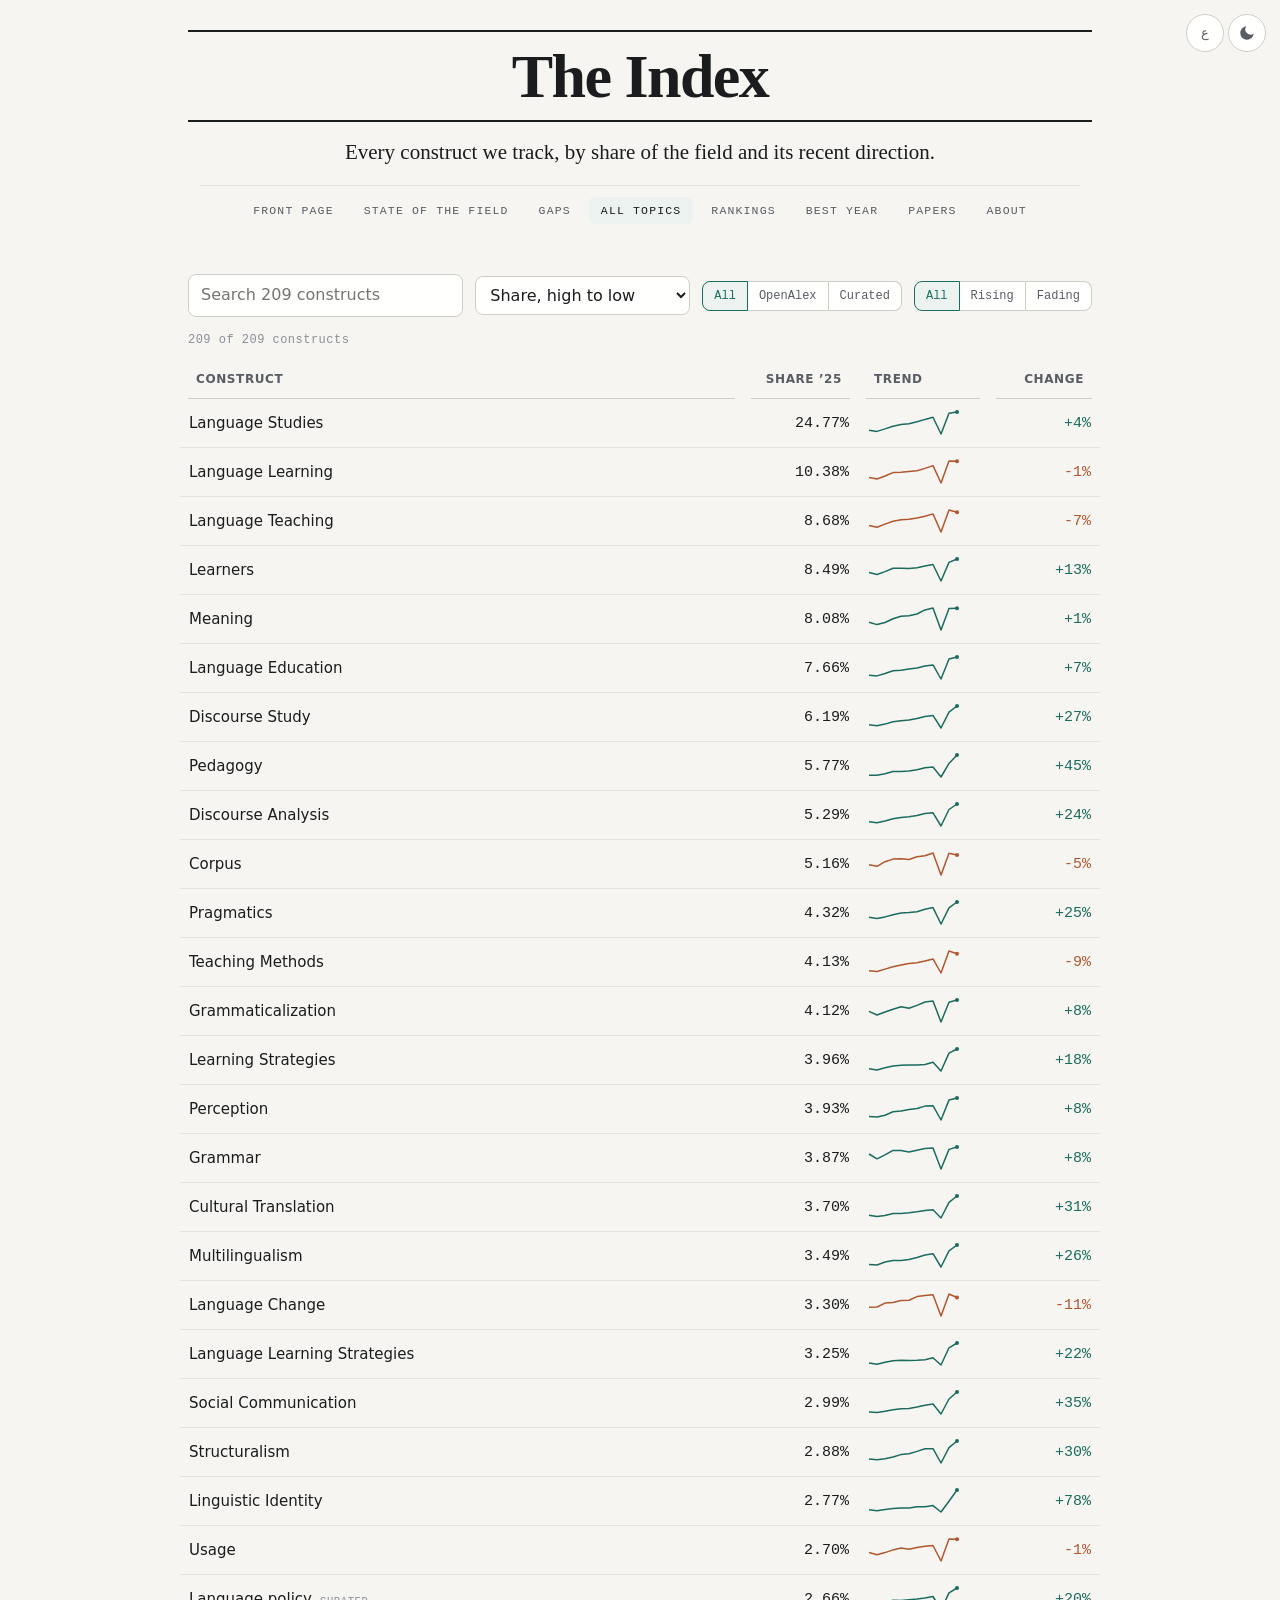
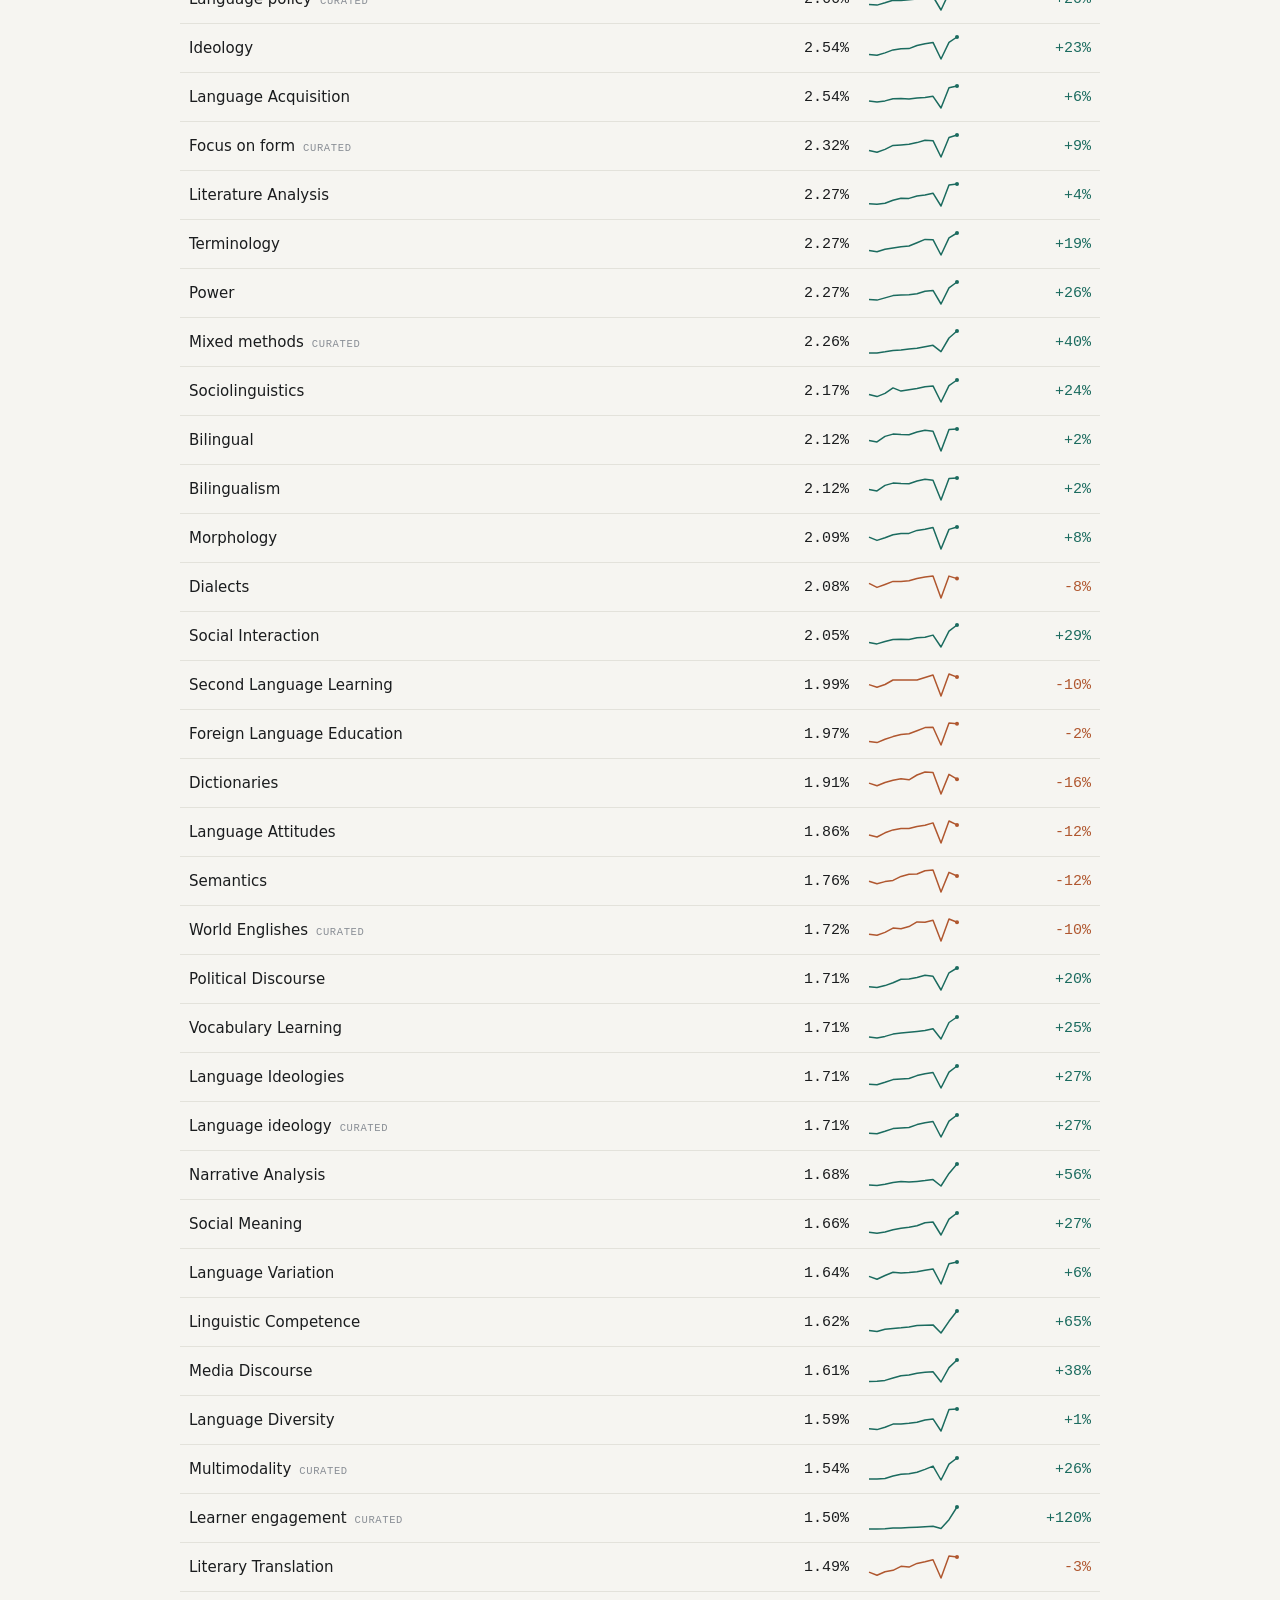
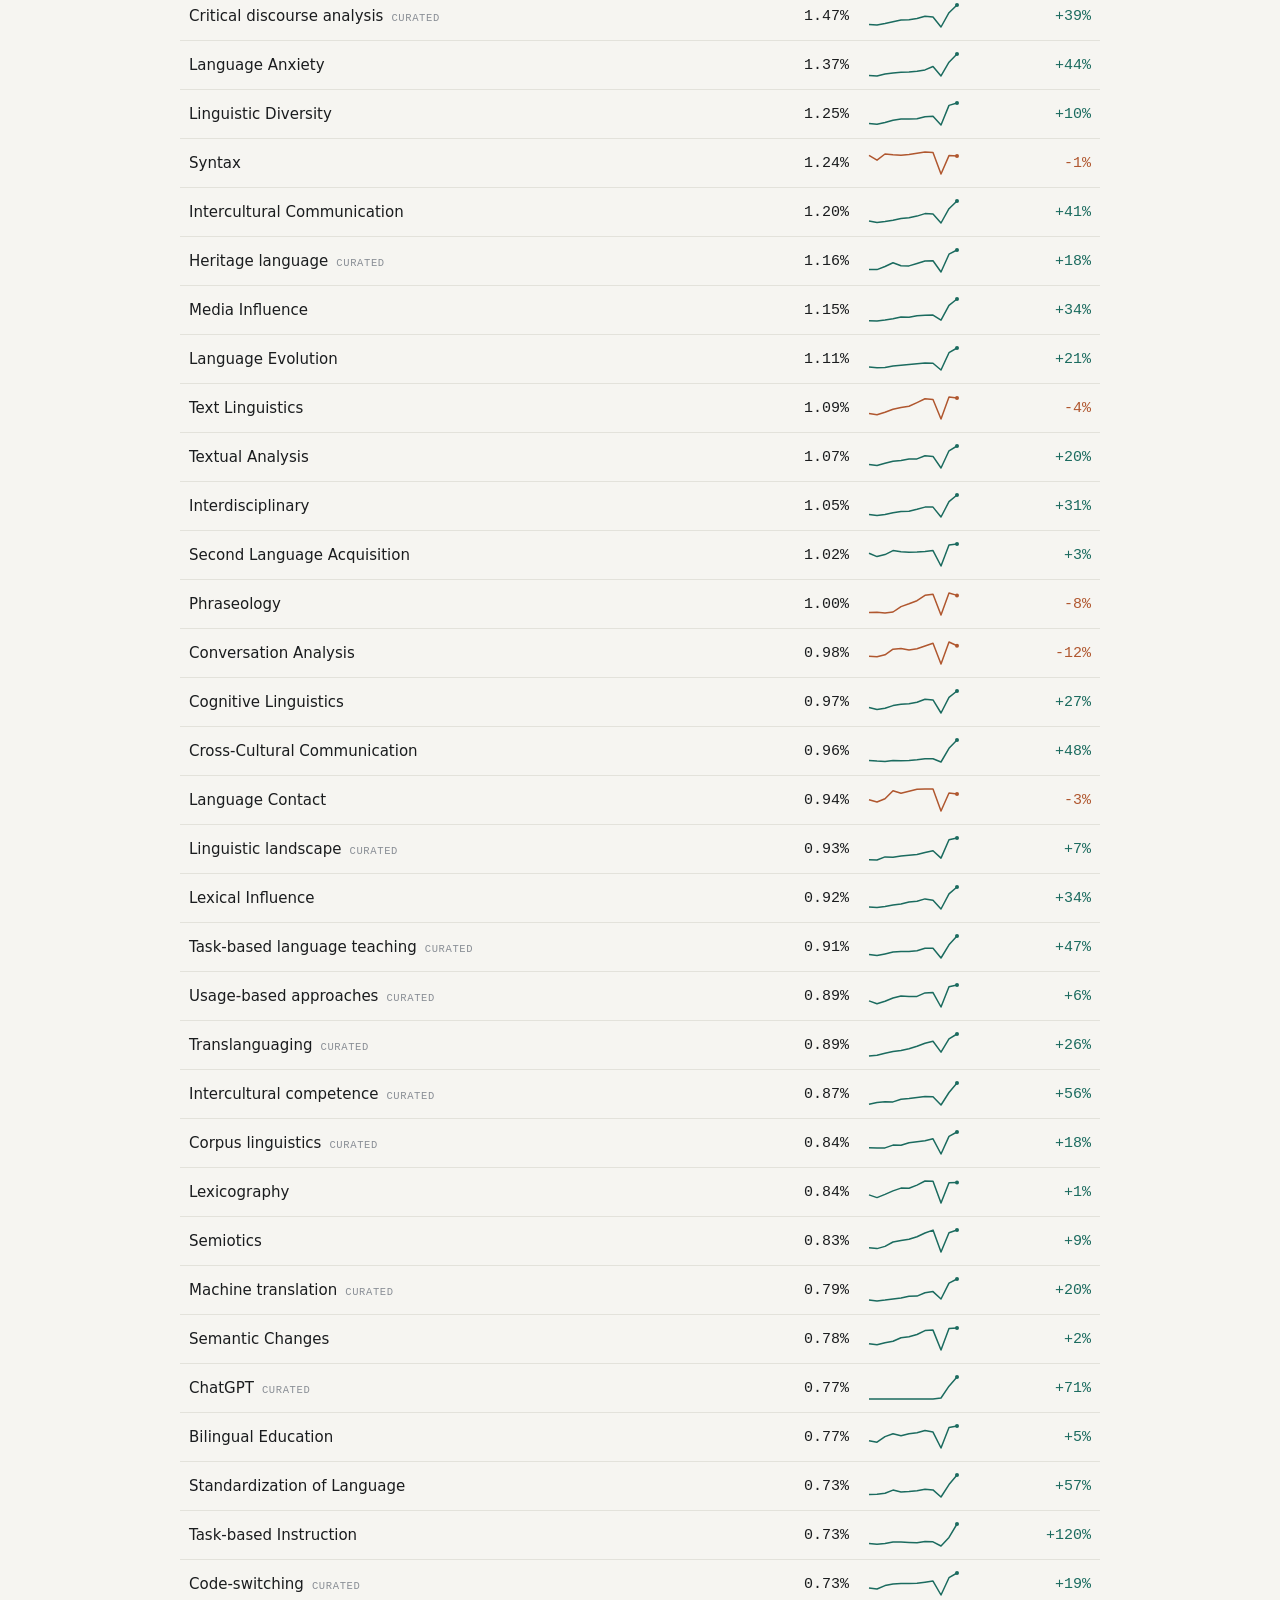
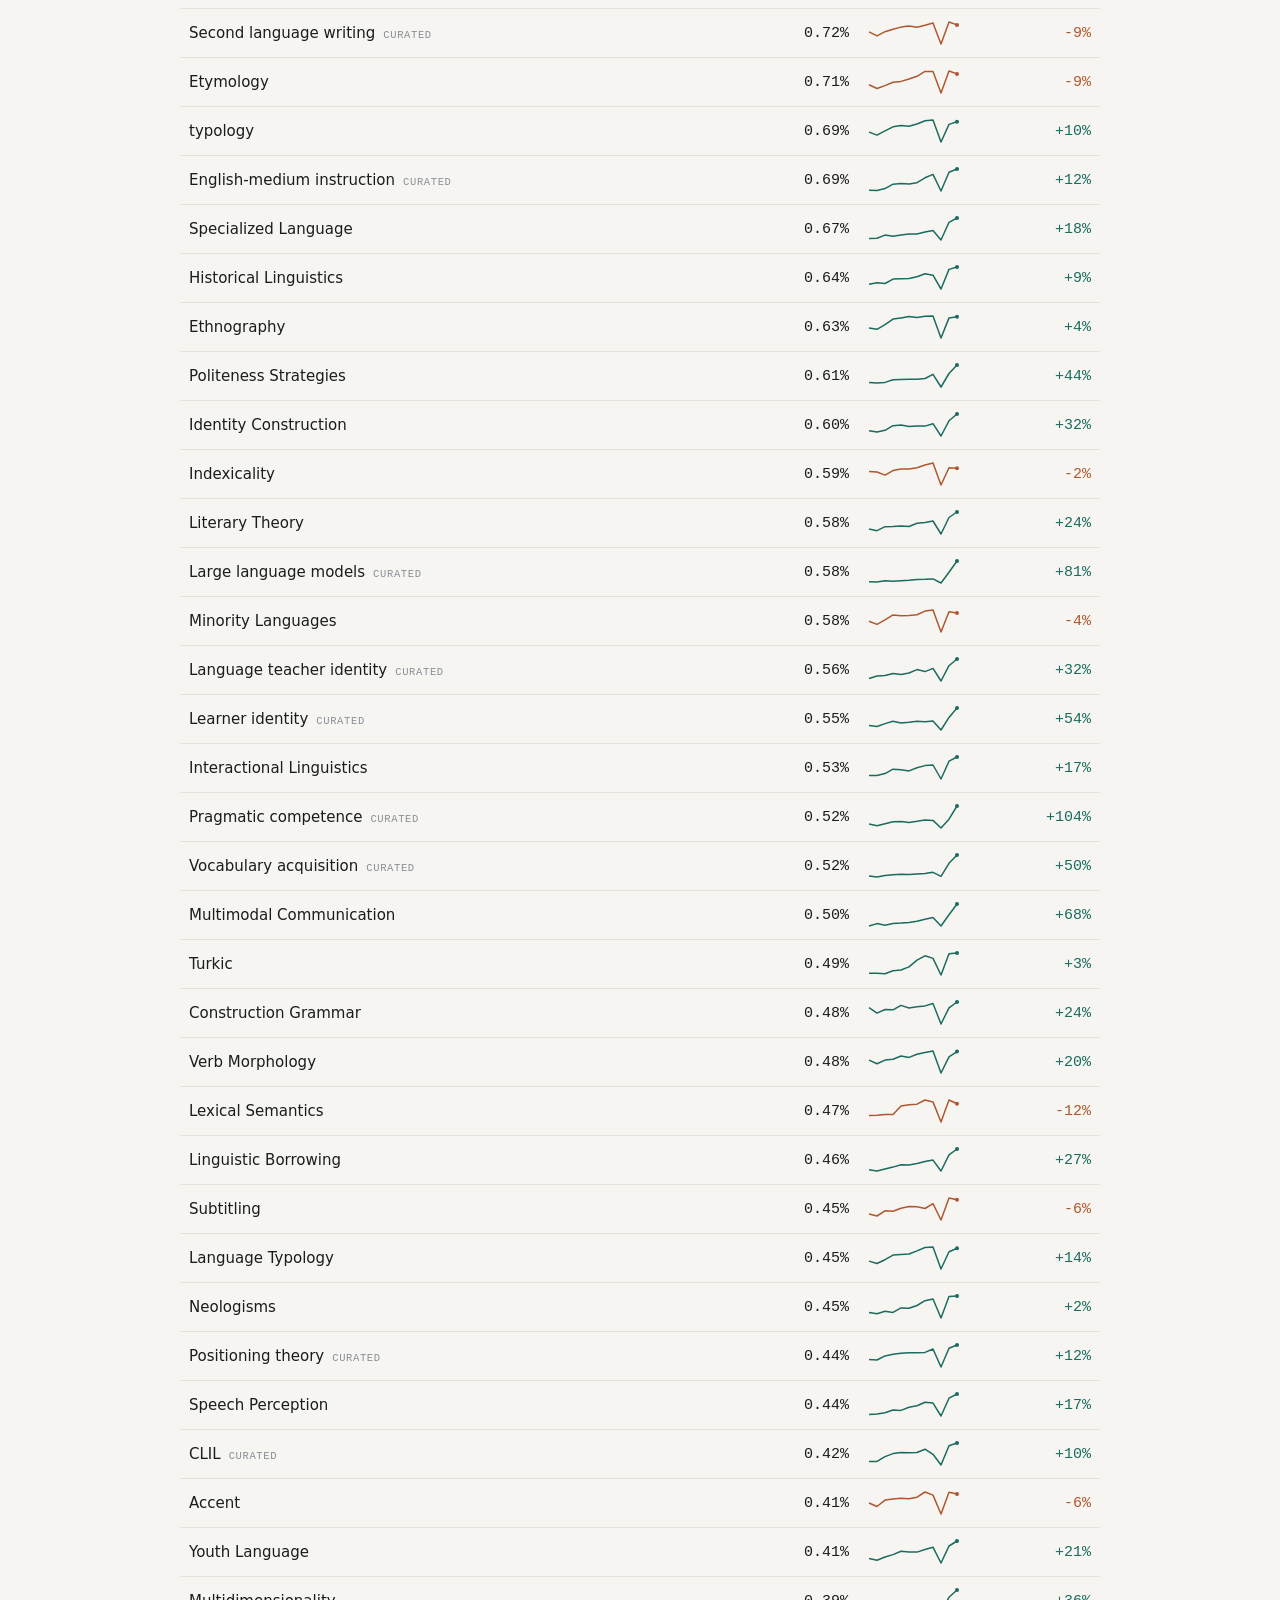
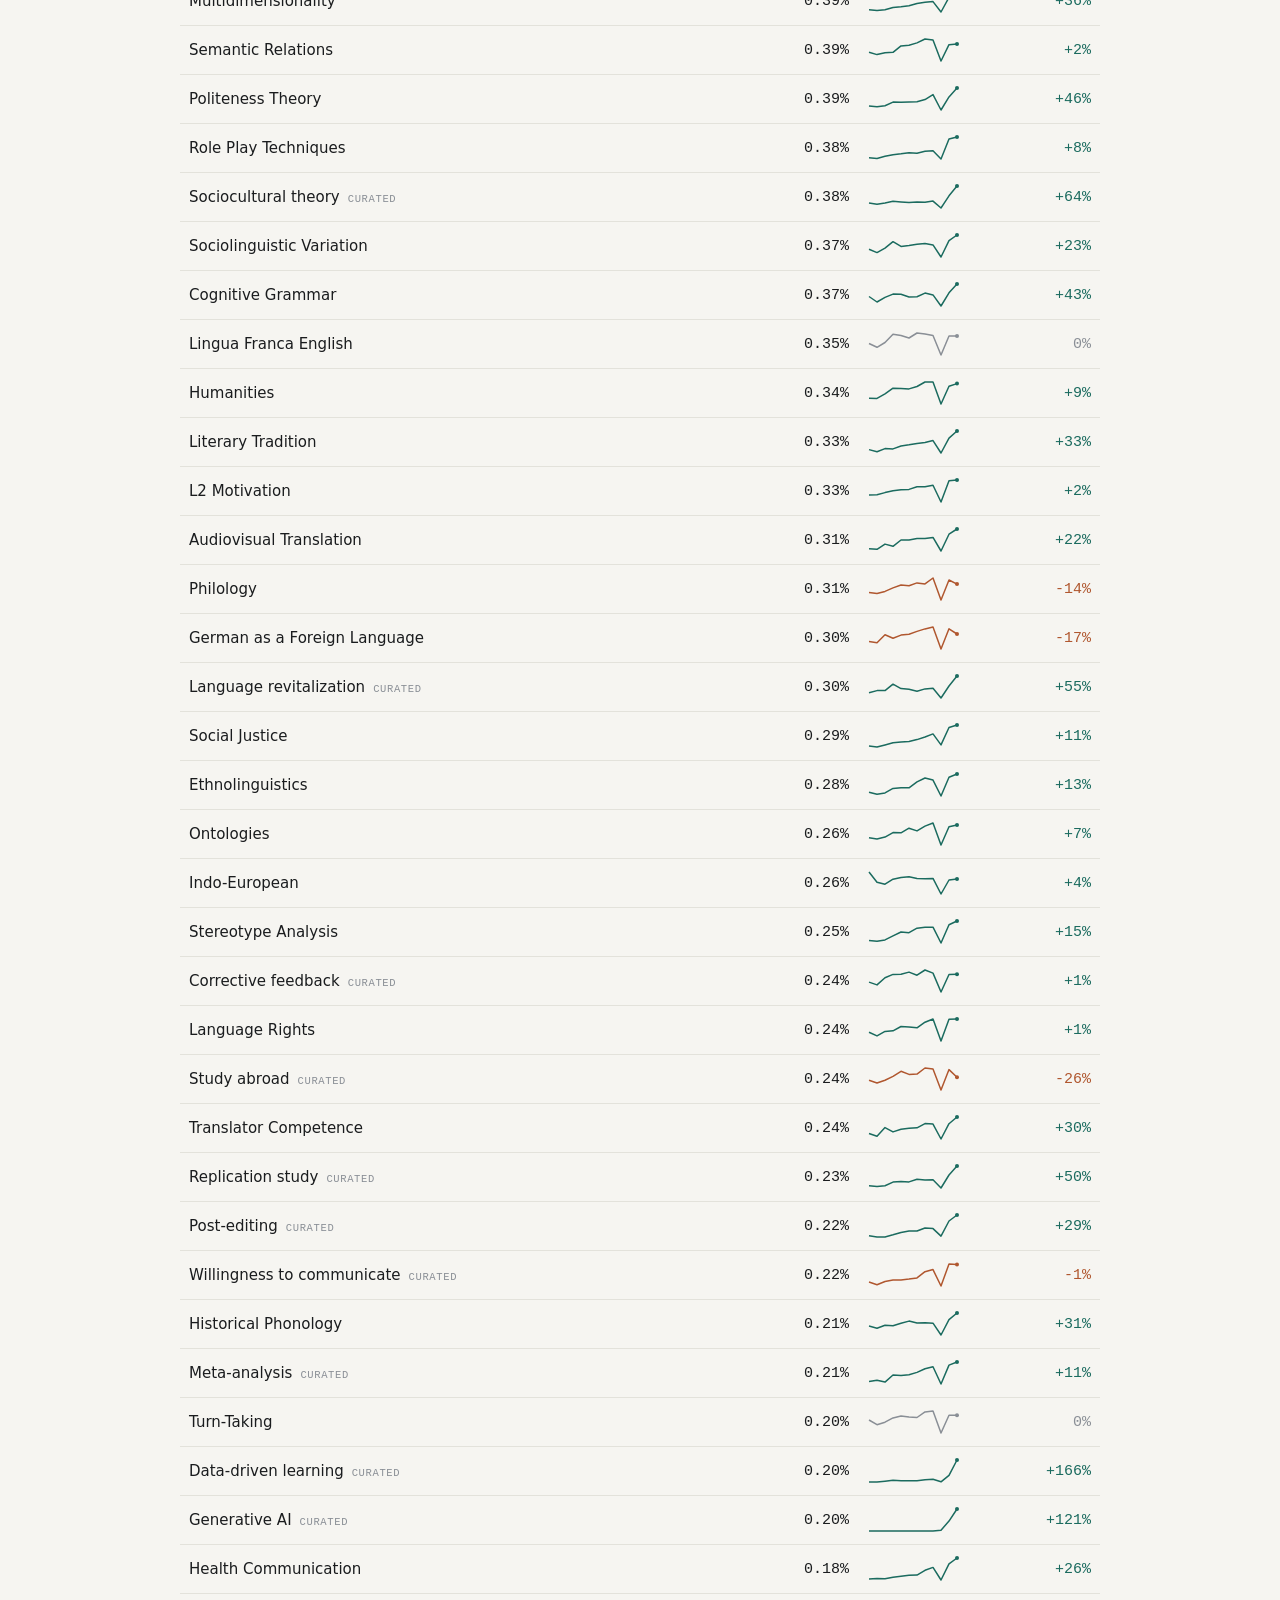
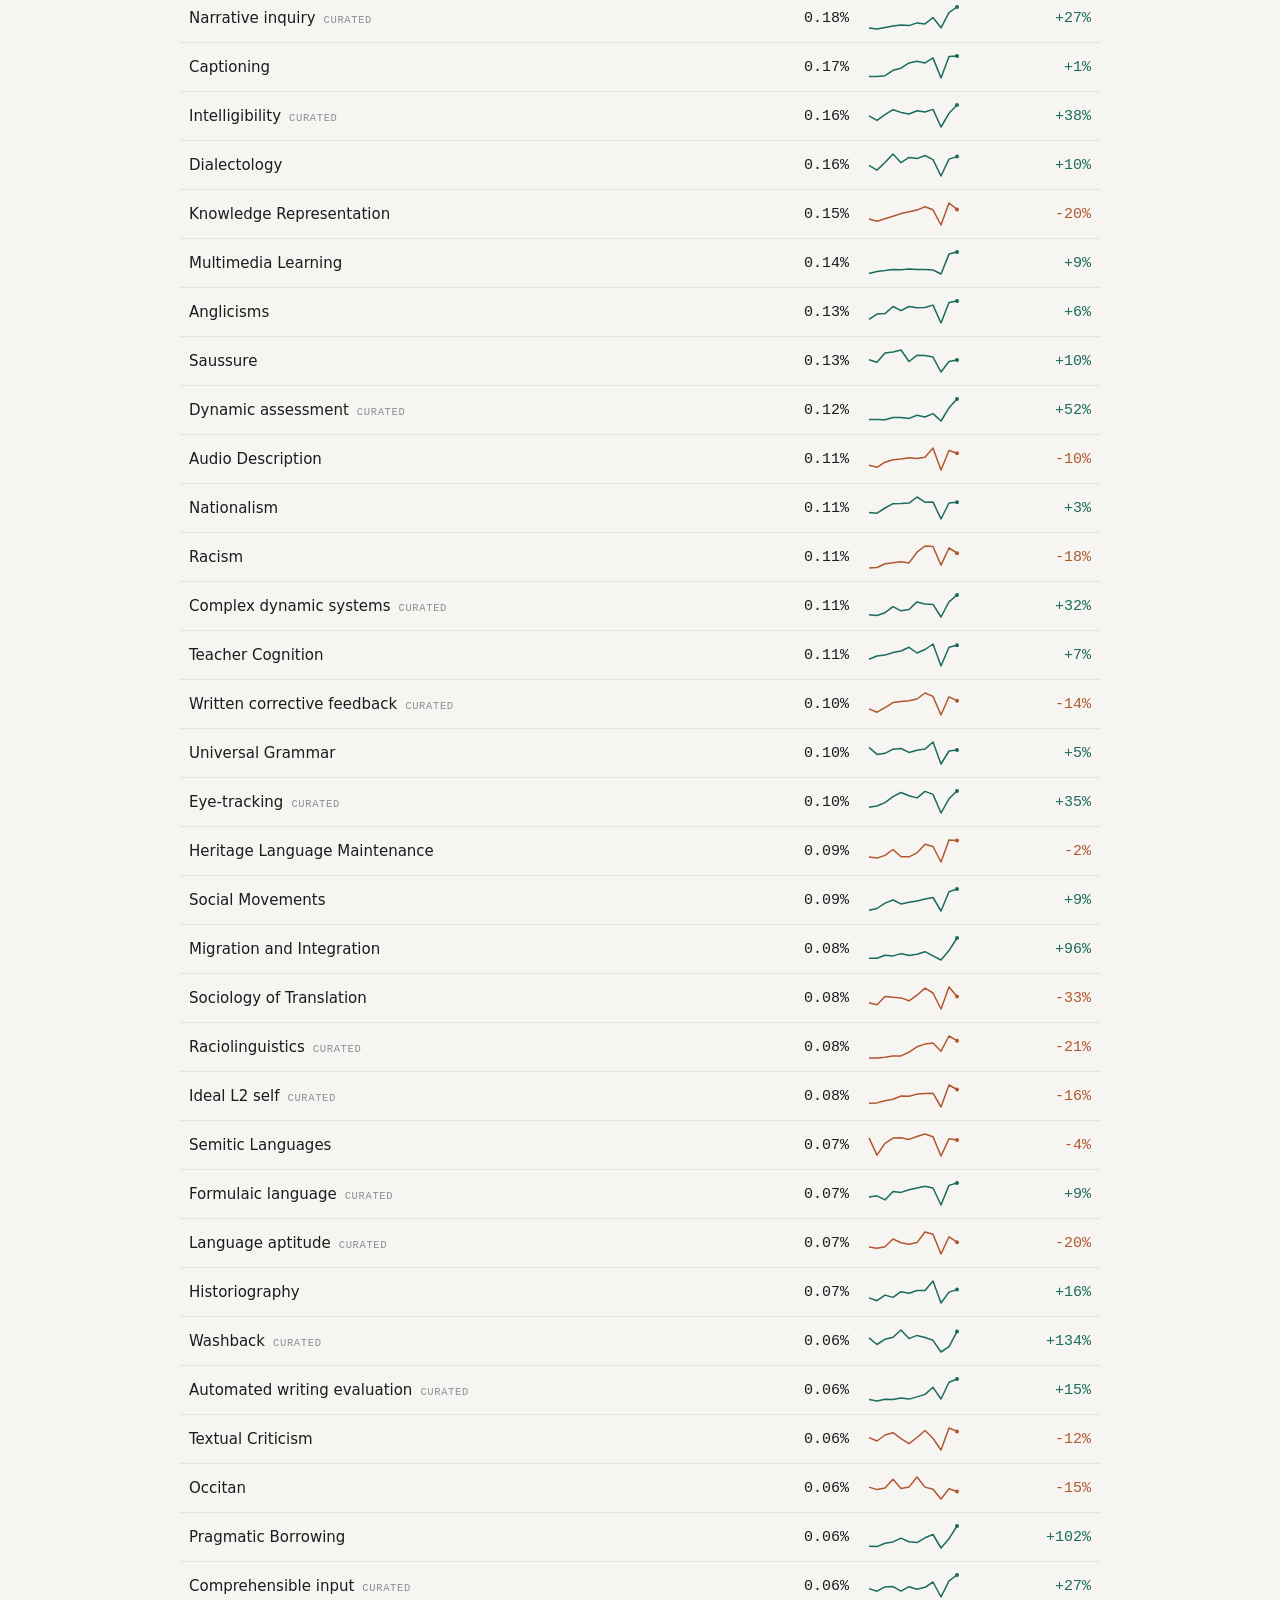
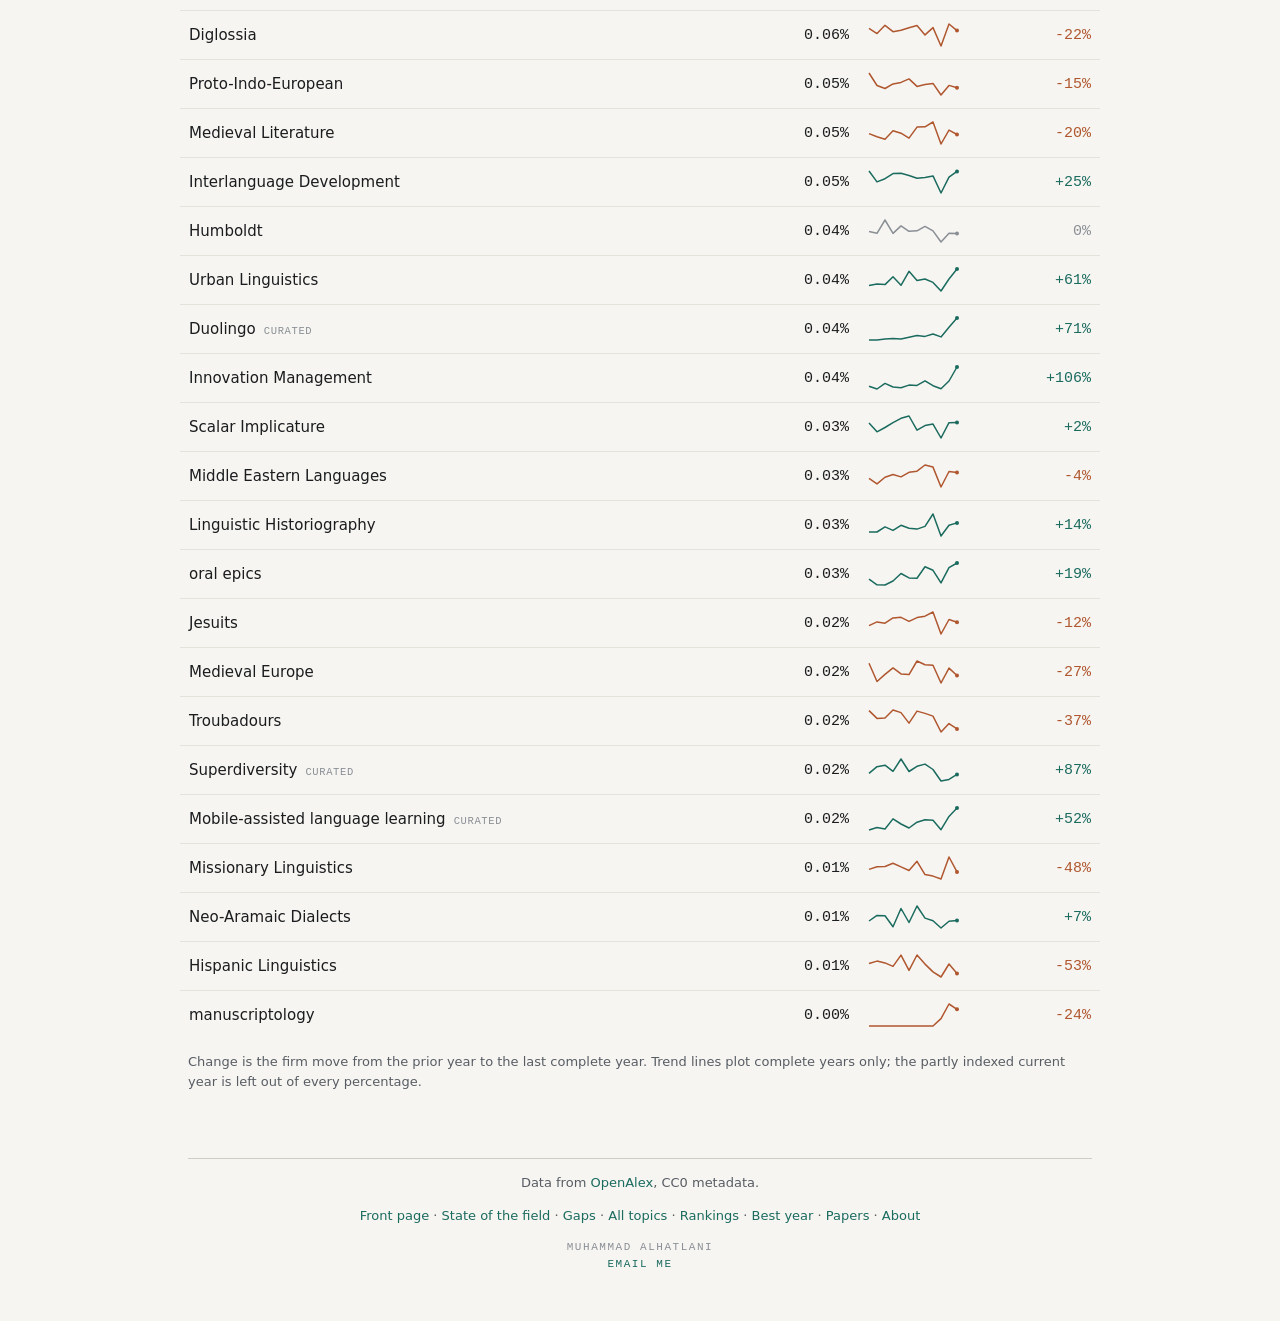
<file: docs/explore.html>
<!doctype html>
<html lang="en" data-i18n-title="doc_title_explore" data-i18n-desc="doc_desc_explore">
<head>
  <meta charset="utf-8" />
  <meta http-equiv="Content-Security-Policy" content="default-src 'self'; base-uri 'none'; object-src 'none'; form-action 'none'; img-src 'self' data:; style-src 'self' 'unsafe-inline'; script-src 'self' https://static.cloudflareinsights.com; connect-src 'self' https://cloudflareinsights.com https://static.cloudflareinsights.com" />
  <meta name="viewport" content="width=device-width, initial-scale=1" />
  <meta name="referrer" content="strict-origin-when-cross-origin" />
  <script src="assets/boot.js?v=1"></script>
  <title>Explore all constructs · Word on the Street</title>
  <meta name="description" content="Browse and search every construct tracked by Word on the Street, by share of the field and recent direction, across linguistics, applied linguistics, and language education." />
  <link rel="canonical" href="https://language-research.com/explore.html" />
  <link rel="alternate" hreflang="en" href="https://language-research.com/explore.html" />
  <link rel="alternate" hreflang="ar" href="https://language-research.com/explore.html?lang=ar" />
  <link rel="alternate" hreflang="x-default" href="https://language-research.com/explore.html" />
  <meta property="og:type" content="website" />
  <meta property="og:site_name" content="Word on the Street" />
  <meta property="og:title" content="Explore all constructs · Word on the Street" />
  <meta property="og:description" content="Browse and search every construct we track, by share of the field and its recent direction." />
  <meta property="og:url" content="https://language-research.com/explore.html" />
  <meta property="og:image" content="https://language-research.com/og.png" />
  <meta property="og:image:width" content="1200" />
  <meta property="og:image:height" content="630" />
  <meta name="twitter:card" content="summary_large_image" />
  <meta name="twitter:title" content="Explore all constructs · Word on the Street" />
  <meta name="twitter:description" content="Browse and search every construct we track, by share of the field and its recent direction." />
  <meta name="twitter:image" content="https://language-research.com/og.png" />
  <script type="application/ld+json">
  {
    "@context": "https://schema.org",
    "@graph": [
      {
        "@type": "CollectionPage",
        "name": "All topics",
        "description": "Browse and search every research construct tracked by Word on the Street, by share of the field and recent direction, across linguistics, applied linguistics, and language education.",
        "url": "https://language-research.com/explore.html",
        "inLanguage": "en",
        "isPartOf": { "@type": "WebSite", "name": "Word on the Street", "url": "https://language-research.com/" },
        "potentialAction": {
          "@type": "SearchAction",
          "target": { "@type": "EntryPoint", "urlTemplate": "https://language-research.com/explore.html?q={search_term_string}" },
          "query-input": "required name=search_term_string"
        }
      },
      {
        "@type": "BreadcrumbList",
        "itemListElement": [
          { "@type": "ListItem", "position": 1, "name": "Front page", "item": "https://language-research.com/" },
          { "@type": "ListItem", "position": 2, "name": "All topics", "item": "https://language-research.com/explore.html" }
        ]
      }
    ]
  }
  </script>
  <link rel="icon" href="data:image/svg+xml,%3Csvg xmlns='http://www.w3.org/2000/svg' viewBox='0 0 16 16'%3E%3Crect width='16' height='16' rx='3' fill='%231b6b5f'/%3E%3C/svg%3E" />
  <link rel="stylesheet" href="assets/magazine.css?v=16" />
  <!-- Cloudflare Web Analytics -->
  <script defer src="https://static.cloudflareinsights.com/beacon.min.js" data-cf-beacon='{"token": "eaa5e23fef174b0b98b67dd910f3f6fd"}'></script>
</head>
<body>
  <button id="theme-toggle" class="theme-toggle" type="button" aria-label="Switch to dark theme">
    <svg class="icon-moon" viewBox="0 0 24 24" aria-hidden="true"><path fill="currentColor" d="M21 12.8A9 9 0 1 1 11.2 3a7 7 0 0 0 9.8 9.8z"/></svg>
    <svg class="icon-sun" viewBox="0 0 24 24" aria-hidden="true"><circle cx="12" cy="12" r="4.4" fill="currentColor"/><g stroke="currentColor" stroke-width="1.8" stroke-linecap="round"><line x1="12" y1="1.6" x2="12" y2="4"/><line x1="12" y1="20" x2="12" y2="22.4"/><line x1="1.6" y1="12" x2="4" y2="12"/><line x1="20" y1="12" x2="22.4" y2="12"/><line x1="4.4" y1="4.4" x2="6.1" y2="6.1"/><line x1="17.9" y1="17.9" x2="19.6" y2="19.6"/><line x1="4.4" y1="19.6" x2="6.1" y2="17.9"/><line x1="17.9" y1="6.1" x2="19.6" y2="4.4"/></g></svg>
  </button>
  <button id="lang-toggle" class="lang-toggle" type="button" aria-label="Switch to Arabic">ع</button>

  <header class="nameplate">
    <div class="wrap">
      <div class="np-rule"></div>
      <h1 class="np-title" data-i18n="ex_title">The Index</h1>
      <div class="np-rule"></div>
      <p class="np-standfirst" data-i18n="ex_standfirst">Every construct we track, by share of the field and its recent direction.</p>
      <nav class="topnav" aria-label="Sections">
        <a href="index.html" data-i18n="nav_front">Front page</a>
        <a href="decade.html" data-i18n="nav_decade">State of the field</a>
        <a href="gaps.html" data-i18n="nav_niches">Gaps</a>
        <a href="explore.html" aria-current="page" data-i18n="nav_index">All topics</a>
        <a href="slow.html" data-i18n="nav_slow">Rankings</a>
        <a href="bestyear.html" data-i18n="nav_bestyear">Best year</a>
        <a href="papers.html" data-i18n="nav_papers">Papers</a>
        <a href="about.html" data-i18n="nav_methods">About</a>
      </nav>
    </div>
  </header>

  <main class="wrap">
    <section class="feature" style="border-bottom:none">
      <form id="ex-form" class="ex-controls" role="search" aria-label="Filter and sort constructs" data-i18n-aria="ex_form_aria">
        <input id="q" type="search" placeholder="Search constructs" aria-label="Search construct names" data-i18n-aria="ex_search_aria" autocomplete="off" />
        <label class="sr-only" for="sort" data-i18n="ex_sort_label">Sort</label>
        <select id="sort">
          <option value="share_desc" data-i18n="ex_sort_share_desc">Share, high to low</option>
          <option value="growth_desc" data-i18n="ex_sort_growth_desc">Change, biggest gain</option>
          <option value="growth_asc" data-i18n="ex_sort_growth_asc">Change, biggest drop</option>
          <option value="name_asc" data-i18n="ex_sort_name_asc">Name, A to Z</option>
          <option value="name_desc" data-i18n="ex_sort_name_desc">Name, Z to A</option>
        </select>
        <div class="seg" role="group" data-seg="src" aria-label="Source" data-i18n-aria="ex_src_label">
          <button type="button" data-src="all" aria-pressed="true" data-i18n="ex_src_all">All</button>
          <button type="button" data-src="openalex" aria-pressed="false" data-i18n="ex_src_openalex">OpenAlex</button>
          <button type="button" data-src="curated" aria-pressed="false" data-i18n="ex_src_curated">Curated</button>
        </div>
        <div class="seg" role="group" data-seg="dir" aria-label="Direction" data-i18n-aria="ex_dir_label">
          <button type="button" data-dir="all" aria-pressed="true" data-i18n="ex_dir_all">All</button>
          <button type="button" data-dir="up" aria-pressed="false" data-i18n="ex_dir_up">Rising</button>
          <button type="button" data-dir="down" aria-pressed="false" data-i18n="ex_dir_down">Fading</button>
        </div>
        <button type="reset" class="ex-reset hidden" data-i18n="ex_reset">Reset</button>
      </form>

      <p class="ex-count mono" aria-live="polite" data-i18n-html="ex_count_html"><span id="shown">0</span> of <span id="total">0</span> constructs</p>

      <table class="ctable">
        <caption class="sr-only" data-i18n="ex_caption">All constructs, by share of the field and recent change</caption>
        <thead><tr>
          <th scope="col" class="c-name" data-i18n="ex_th_construct">Construct</th>
          <th scope="col" class="c-share" id="h-share" data-i18n="ex_th_share">Share</th>
          <th scope="col" class="c-spark" data-i18n="ex_th_trend">Trend</th>
          <th scope="col" class="c-chg" data-i18n="ex_th_change">Change</th>
        </tr></thead>
        <tbody id="rows"></tbody>
      </table>

      <p class="empty hidden" id="empty" data-i18n-html="ex_empty_html">No constructs match. <button type="reset" form="ex-form" class="linklike">Reset filters.</button></p>
      <p class="small" data-i18n="ex_note">Change is the firm move from the prior year to the last complete year. Trend lines plot complete years only; the partly indexed current year is left out of every percentage.</p>
    </section>
  </main>

  <footer class="np-foot">
    <div class="wrap">
      <div class="np-rule thin"></div>
      <p data-i18n-html="footer_data">Data from <a href="https://openalex.org" rel="noopener">OpenAlex</a>, CC0 metadata.</p>
      <p class="small" data-i18n-html="footer_nav"><a href="index.html">Front page</a> · <a href="decade.html">State of the field</a> · <a href="gaps.html">Gaps</a> · <a href="explore.html">All topics</a> · <a href="slow.html">Rankings</a> · <a href="bestyear.html">Best year</a> · <a href="papers.html">Papers</a> · <a href="about.html">About</a></p>
      <p class="byline">Muhammad Alhatlani<br /><a href="&#109;&#97;&#105;&#108;&#116;&#111;&#58;&#109;&#111;&#46;&#97;&#108;&#104;&#97;&#116;&#108;&#97;&#110;&#105;&#64;&#103;&#109;&#97;&#105;&#108;&#46;&#99;&#111;&#109;">email me</a></p>
    </div>
  </footer>

  <script src="assets/i18n.js?v=16"></script>
  <script src="assets/theme.js?v=2"></script>
  <script src="assets/util.js?v=5"></script>
  <script src="assets/explore.js?v=2"></script>
</body>
</html>
</file>
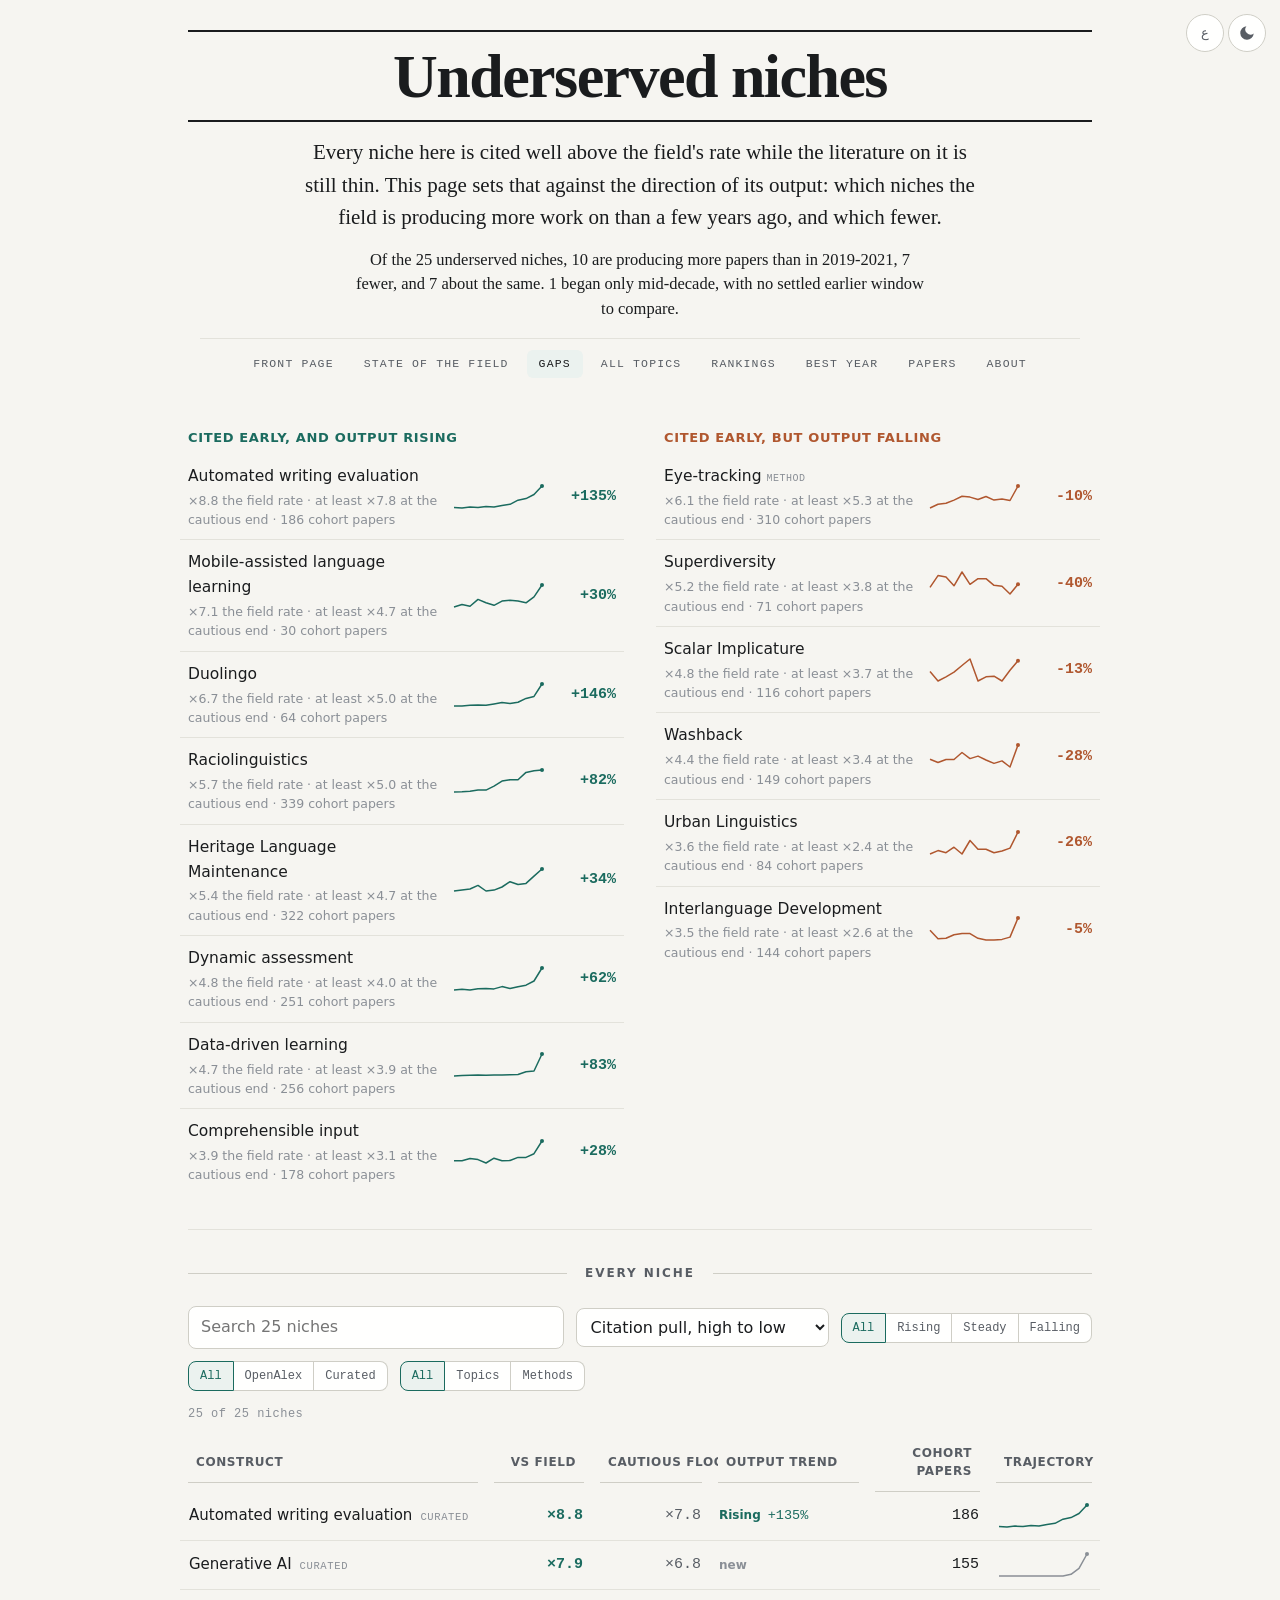
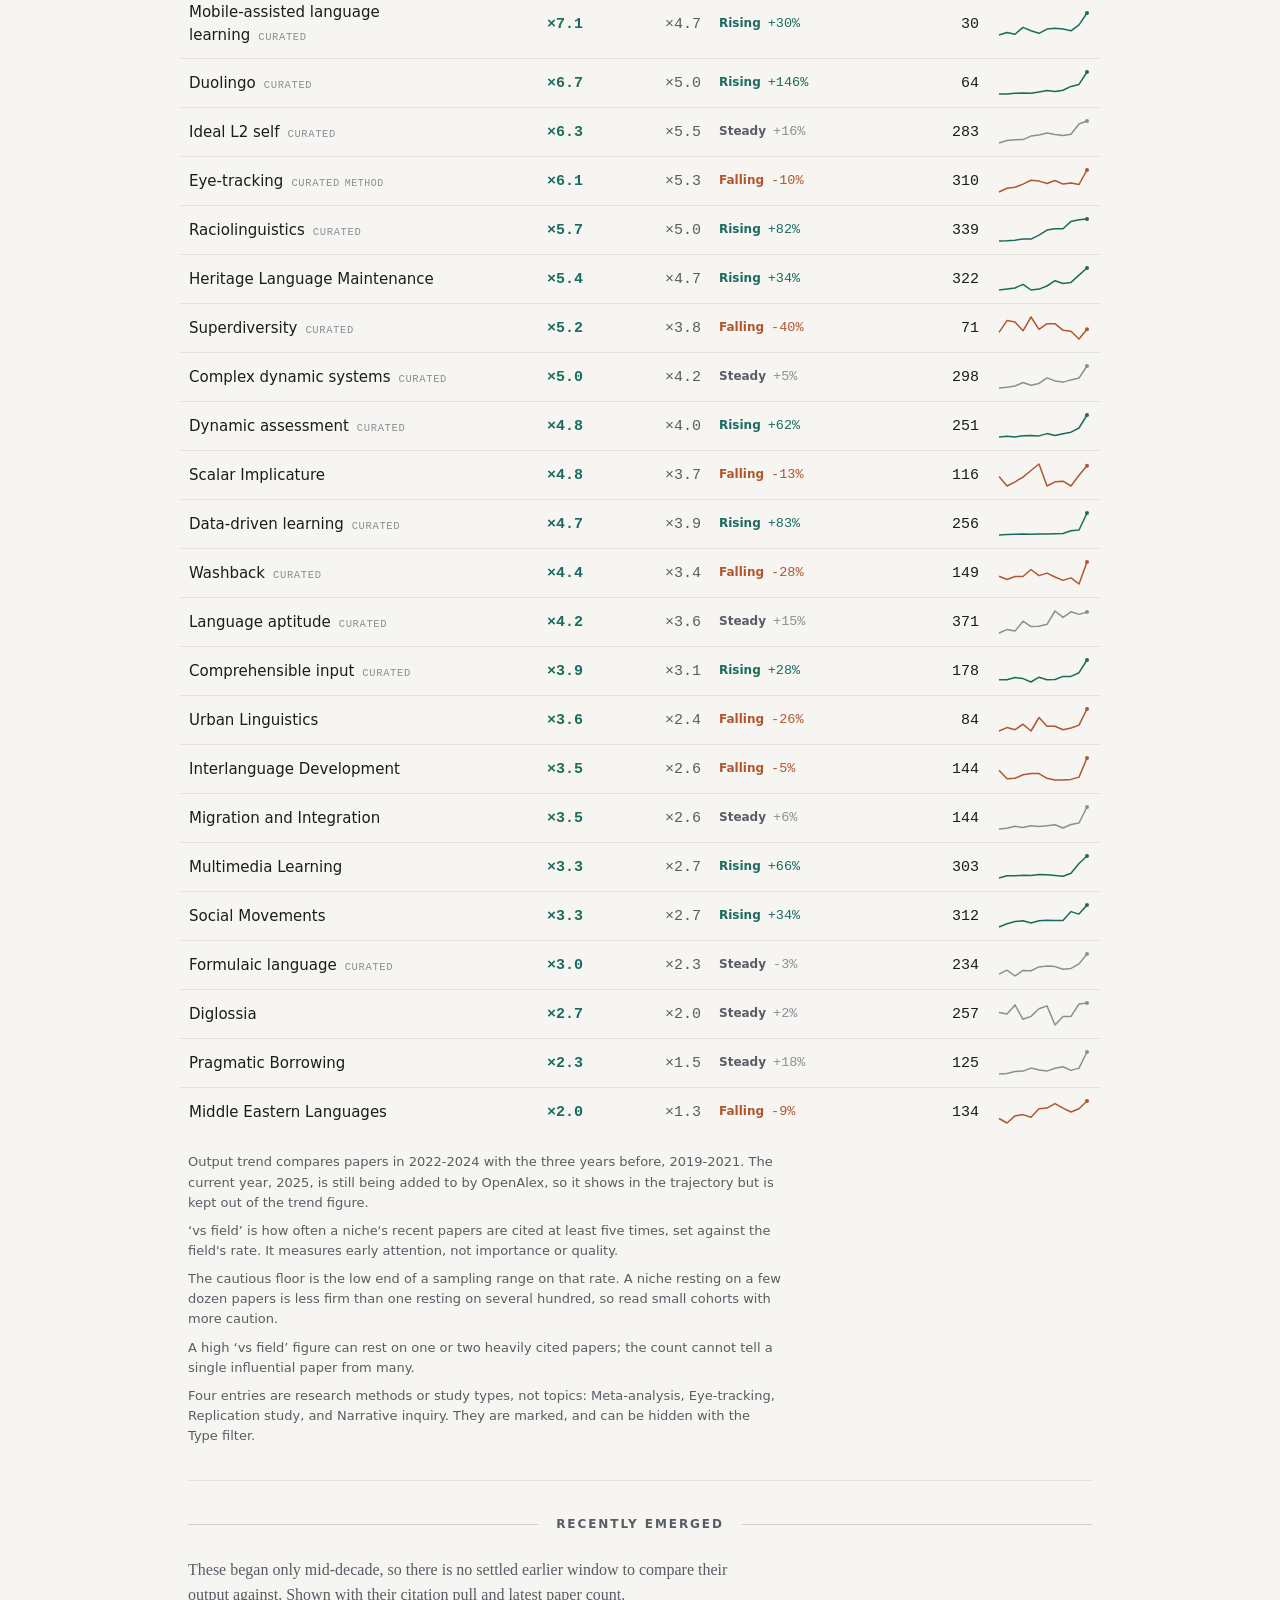
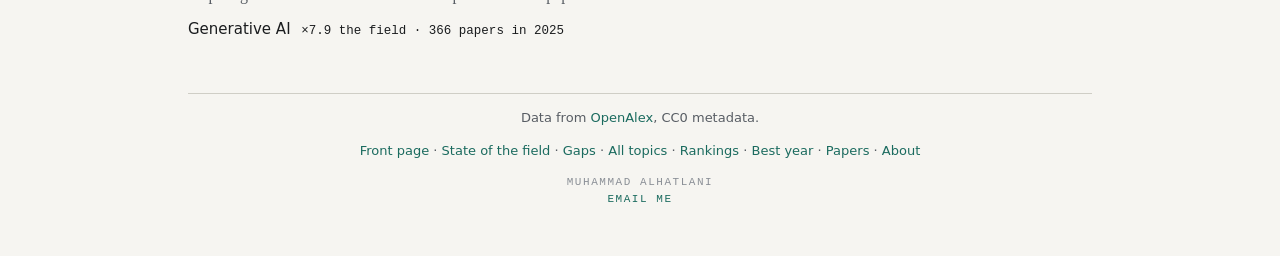
<file: docs/gaps.html>
<!doctype html>
<html lang="en" data-i18n-title="doc_title_openings" data-i18n-desc="doc_desc_openings">
<head>
  <meta charset="utf-8" />
  <meta http-equiv="Content-Security-Policy" content="default-src 'self'; base-uri 'none'; object-src 'none'; form-action 'none'; img-src 'self' data:; style-src 'self' 'unsafe-inline'; script-src 'self' https://static.cloudflareinsights.com; connect-src 'self' https://cloudflareinsights.com https://static.cloudflareinsights.com" />
  <meta name="viewport" content="width=device-width, initial-scale=1" />
  <meta name="referrer" content="strict-origin-when-cross-origin" />
  <script src="assets/boot.js?v=1"></script>
  <title>Research gaps in linguistics and applied linguistics · Word on the Street</title>
  <meta name="description" content="The underserved niches from the gap finder, set against the direction of their output: which are drawing more papers than a few years ago, and which fewer, across linguistics, applied linguistics, and language education." />
  <link rel="canonical" href="https://language-research.com/gaps.html" />
  <link rel="alternate" hreflang="en" href="https://language-research.com/gaps.html" />
  <link rel="alternate" hreflang="ar" href="https://language-research.com/gaps.html?lang=ar" />
  <link rel="alternate" hreflang="x-default" href="https://language-research.com/gaps.html" />
  <meta property="og:type" content="website" />
  <meta property="og:site_name" content="Word on the Street" />
  <meta property="og:title" content="Research gaps · Word on the Street" />
  <meta property="og:description" content="Underserved niches set against the direction of their output: which the field is producing more work on, and which less." />
  <meta property="og:url" content="https://language-research.com/gaps.html" />
  <meta property="og:image" content="https://language-research.com/og.png" />
  <meta property="og:image:width" content="1200" />
  <meta property="og:image:height" content="630" />
  <meta name="twitter:card" content="summary_large_image" />
  <meta name="twitter:title" content="Research gaps · Word on the Street" />
  <meta name="twitter:description" content="Underserved niches set against the direction of their output." />
  <meta name="twitter:image" content="https://language-research.com/og.png" />
  <script type="application/ld+json">
  {
    "@context": "https://schema.org",
    "@graph": [
      {
        "@type": "CollectionPage",
        "name": "Research gaps",
        "description": "Underserved niches from the gap finder, set against the direction of their output: which the field is producing more work on, and which less, across linguistics and applied linguistics.",
        "url": "https://language-research.com/gaps.html",
        "inLanguage": "en",
        "isPartOf": { "@type": "WebSite", "name": "Word on the Street", "url": "https://language-research.com/" }
      },
      {
        "@type": "BreadcrumbList",
        "itemListElement": [
          { "@type": "ListItem", "position": 1, "name": "Front page", "item": "https://language-research.com/" },
          { "@type": "ListItem", "position": 2, "name": "Gaps", "item": "https://language-research.com/gaps.html" }
        ]
      }
    ]
  }
  </script>
  <link rel="icon" href="data:image/svg+xml,%3Csvg xmlns='http://www.w3.org/2000/svg' viewBox='0 0 16 16'%3E%3Crect width='16' height='16' rx='3' fill='%231b6b5f'/%3E%3C/svg%3E" />
  <link rel="stylesheet" href="assets/magazine.css?v=16" />
  <!-- Cloudflare Web Analytics -->
  <script defer src="https://static.cloudflareinsights.com/beacon.min.js" data-cf-beacon='{"token": "eaa5e23fef174b0b98b67dd910f3f6fd"}'></script>
</head>
<body>
  <button id="theme-toggle" class="theme-toggle" type="button" aria-label="Switch to dark theme">
    <svg class="icon-moon" viewBox="0 0 24 24" aria-hidden="true"><path fill="currentColor" d="M21 12.8A9 9 0 1 1 11.2 3a7 7 0 0 0 9.8 9.8z"/></svg>
    <svg class="icon-sun" viewBox="0 0 24 24" aria-hidden="true"><circle cx="12" cy="12" r="4.4" fill="currentColor"/><g stroke="currentColor" stroke-width="1.8" stroke-linecap="round"><line x1="12" y1="1.6" x2="12" y2="4"/><line x1="12" y1="20" x2="12" y2="22.4"/><line x1="1.6" y1="12" x2="4" y2="12"/><line x1="20" y1="12" x2="22.4" y2="12"/><line x1="4.4" y1="4.4" x2="6.1" y2="6.1"/><line x1="17.9" y1="17.9" x2="19.6" y2="19.6"/><line x1="4.4" y1="19.6" x2="6.1" y2="17.9"/><line x1="17.9" y1="6.1" x2="19.6" y2="4.4"/></g></svg>
  </button>
  <button id="lang-toggle" class="lang-toggle" type="button" aria-label="Switch to Arabic">ع</button>

  <header class="nameplate">
    <div class="wrap">
      <div class="np-rule"></div>
      <h1 class="np-title" data-i18n="op_title">Underserved niches</h1>
      <div class="np-rule"></div>
      <p class="np-standfirst" data-i18n="op_standfirst">Every niche here is cited well above the field's rate while the literature on it is still thin. This page sets that against the direction of its output: which niches the field is producing more work on than a few years ago, and which fewer.</p>
      <p class="slow-lead" id="op-lead"></p>
      <nav class="topnav" aria-label="Sections">
        <a href="index.html" data-i18n="nav_front">Front page</a>
        <a href="decade.html" data-i18n="nav_decade">State of the field</a>
        <a href="gaps.html" aria-current="page" data-i18n="nav_niches">Gaps</a>
        <a href="explore.html" data-i18n="nav_index">All topics</a>
        <a href="slow.html" data-i18n="nav_slow">Rankings</a>
        <a href="bestyear.html" data-i18n="nav_bestyear">Best year</a>
        <a href="papers.html" data-i18n="nav_papers">Papers</a>
        <a href="about.html" data-i18n="nav_methods">About</a>
      </nav>
    </div>
  </header>

  <main class="wrap">
    <!-- Headline: high-confidence niches whose output is rising / falling on the settled years -->
    <section class="feature">
      <div class="movers-grid">
        <div>
          <p class="col-label up" data-i18n="op_rising_head">Cited early, and output rising</p>
          <div class="slow-rows" id="rising-list"></div>
        </div>
        <div>
          <p class="col-label down" data-i18n="op_falling_head">Cited early, but output falling</p>
          <div class="slow-rows" id="falling-list"></div>
        </div>
      </div>
    </section>

    <!-- Full sortable/searchable/filterable table of every niche -->
    <section class="feature">
      <h2 class="rule-head" data-i18n="op_table_head">Every niche</h2>

      <form id="op-form" class="ex-controls" role="search" data-i18n-aria="op_form_aria" aria-label="Filter and sort niches">
        <input id="q" type="search" placeholder="Search niches" aria-label="Search construct names" data-i18n-aria="ex_search_aria" autocomplete="off" />
        <label class="sr-only" for="sort" data-i18n="ex_sort_label">Sort</label>
        <select id="sort">
          <option value="lift_desc" data-i18n="op_sort_lift">Citation pull, high to low</option>
          <option value="floor_desc" data-i18n="op_sort_floor">Cautious floor, high to low</option>
          <option value="trend_desc" data-i18n="op_sort_trend_desc">Output, fastest rising</option>
          <option value="trend_asc" data-i18n="op_sort_trend_asc">Output, fastest falling</option>
          <option value="vol_asc" data-i18n="ni_sort_vol_asc">Papers, fewest first</option>
          <option value="vol_desc" data-i18n="ni_sort_vol_desc">Papers, most first</option>
          <option value="name_asc" data-i18n="ex_sort_name_asc">Name, A to Z</option>
        </select>
        <span class="seg" data-seg="dir" role="group" aria-label="Output trend" data-i18n-aria="op_trend_label">
          <button type="button" data-dir="all" aria-pressed="true" data-i18n="ex_dir_all">All</button>
          <button type="button" data-dir="up" aria-pressed="false" data-i18n="op_dir_rising">Rising</button>
          <button type="button" data-dir="flat" aria-pressed="false" data-i18n="op_dir_steady">Steady</button>
          <button type="button" data-dir="down" aria-pressed="false" data-i18n="op_dir_falling">Falling</button>
        </span>
        <span class="seg" data-seg="src" role="group" aria-label="Source" data-i18n-aria="ex_src_label">
          <button type="button" data-src="all" aria-pressed="true" data-i18n="ex_src_all">All</button>
          <button type="button" data-src="openalex" aria-pressed="false" data-i18n="ex_src_openalex">OpenAlex</button>
          <button type="button" data-src="curated" aria-pressed="false" data-i18n="ex_src_curated">Curated</button>
        </span>
        <span class="seg" data-seg="type" role="group" aria-label="Type" data-i18n-aria="op_type_label">
          <button type="button" data-type="all" aria-pressed="true" data-i18n="ex_src_all">All</button>
          <button type="button" data-type="topics" aria-pressed="false" data-i18n="op_type_topics">Topics</button>
          <button type="button" data-type="methods" aria-pressed="false" data-i18n="op_type_methods">Methods</button>
        </span>
        <button type="reset" class="ex-reset hidden" data-i18n="ex_reset">Reset</button>
      </form>

      <p class="ex-count mono" aria-live="polite" data-i18n-html="ni_count_html"><span id="shown">0</span> of <span id="total">0</span> niches</p>

      <table class="ctable optable">
        <caption class="sr-only" data-i18n="op_caption">Underserved niches, by citation pull and the direction of their output</caption>
        <thead><tr>
          <th scope="col" class="c-name" data-i18n="ex_th_construct">Construct</th>
          <th scope="col" class="c-lift" data-i18n="ni_th_lift">vs field</th>
          <th scope="col" class="op-floor" data-i18n="op_th_floor">Cautious floor</th>
          <th scope="col" class="op-trend" data-i18n="op_th_trend">Output trend</th>
          <th scope="col" class="c-vol" data-i18n="ni_th_vol">Cohort papers</th>
          <th scope="col" class="op-path" data-i18n="by_th_path">Trajectory</th>
        </tr></thead>
        <tbody id="rows"></tbody>
      </table>

      <p class="empty hidden" id="empty" data-i18n-html="op_empty_html">No niches match. <button type="reset" form="op-form" class="linklike">Reset.</button></p>

      <div class="op-notes small faint">
        <p id="op-note-trend"></p>
        <p data-i18n="op_note_field"></p>
        <p data-i18n="op_note_floor"></p>
        <p data-i18n="op_note_conc"></p>
        <p data-i18n="op_note_method"></p>
      </div>
    </section>

    <!-- Constructs that began only mid-decade: no settled earlier window to compare output against -->
    <section class="feature" id="new-section" style="border-bottom:none">
      <h2 class="rule-head" data-i18n="op_new_head">Recently emerged</h2>
      <p class="cov" data-i18n="op_new_sub"></p>
      <ul class="arrived-list" id="new-list"></ul>
    </section>
  </main>

  <footer class="np-foot">
    <div class="wrap">
      <div class="np-rule thin"></div>
      <p data-i18n-html="footer_data">Data from <a href="https://openalex.org" rel="noopener">OpenAlex</a>, CC0 metadata.</p>
      <p class="small" data-i18n-html="footer_nav"><a href="index.html">Front page</a> · <a href="decade.html">State of the field</a> · <a href="gaps.html">Gaps</a> · <a href="explore.html">All topics</a> · <a href="slow.html">Rankings</a> · <a href="bestyear.html">Best year</a> · <a href="papers.html">Papers</a> · <a href="about.html">About</a></p>
      <p class="byline">Muhammad Alhatlani<br /><a href="&#109;&#97;&#105;&#108;&#116;&#111;&#58;&#109;&#111;&#46;&#97;&#108;&#104;&#97;&#116;&#108;&#97;&#110;&#105;&#64;&#103;&#109;&#97;&#105;&#108;&#46;&#99;&#111;&#109;">email me</a></p>
    </div>
  </footer>

  <script src="assets/i18n.js?v=16"></script>
  <script src="assets/theme.js?v=2"></script>
  <script src="assets/util.js?v=5"></script>
  <script src="assets/gaps.js?v=1"></script>
</body>
</html>
</file>
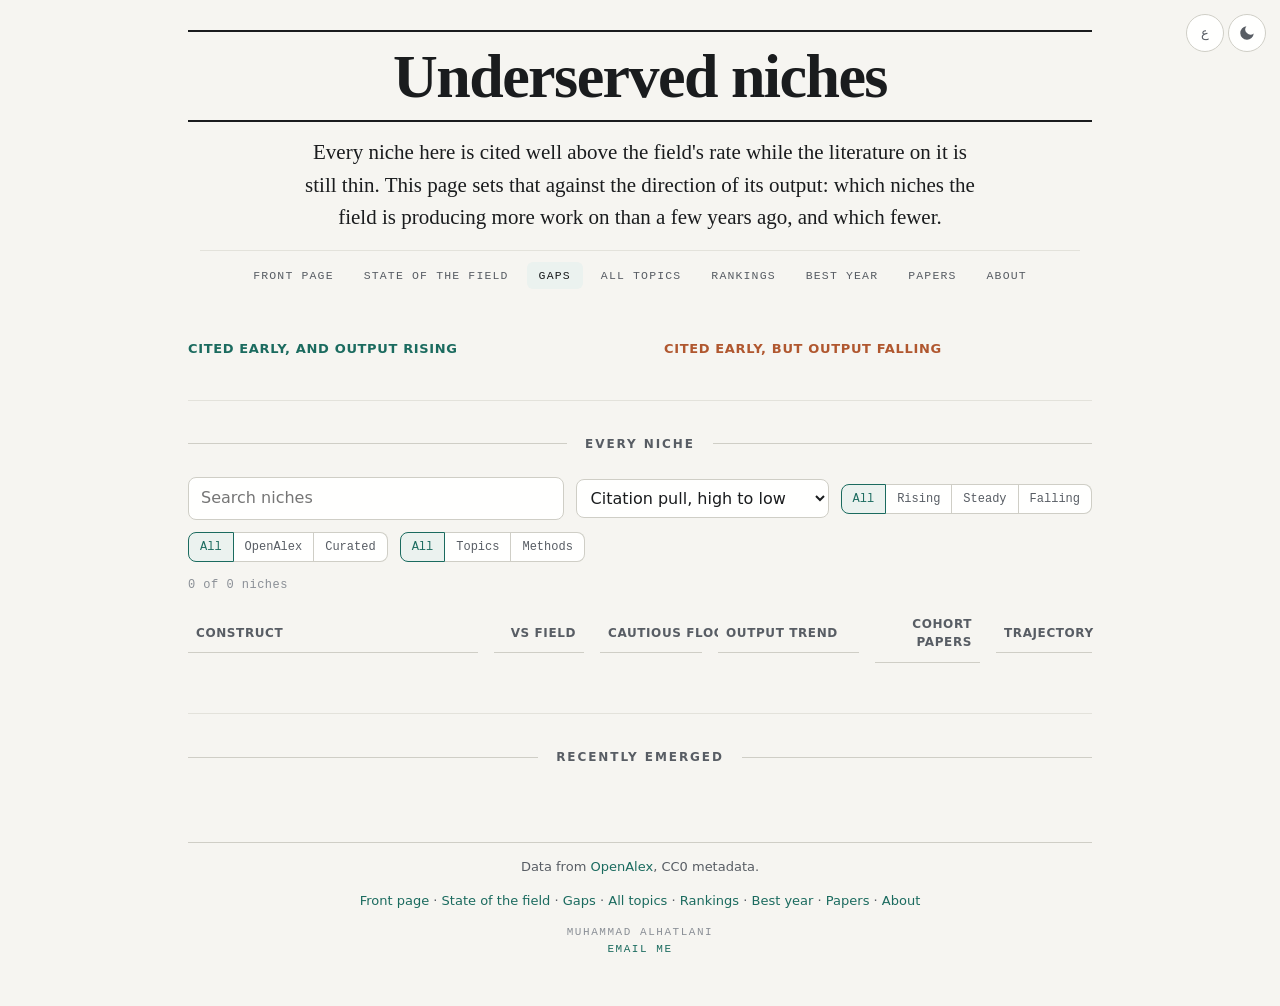
<file: docs/niches.html>
<!doctype html>
<html lang="en">
<head>
  <meta charset="utf-8" />
  <meta http-equiv="Content-Security-Policy" content="default-src 'self'; base-uri 'none'; object-src 'none'; form-action 'none'" />
  <meta name="viewport" content="width=device-width, initial-scale=1" />
  <meta name="referrer" content="strict-origin-when-cross-origin" />
  <meta http-equiv="refresh" content="0; url=gaps.html" />
  <link rel="canonical" href="https://language-research.com/gaps.html" />
  <title>Underserved niches · Word on the Street</title>
  <meta name="description" content="The underserved niches now live on a single page." />
</head>
<body>
  <p>This page has moved to <a href="gaps.html">Underserved niches</a>.</p>
</body>
</html>
</file>
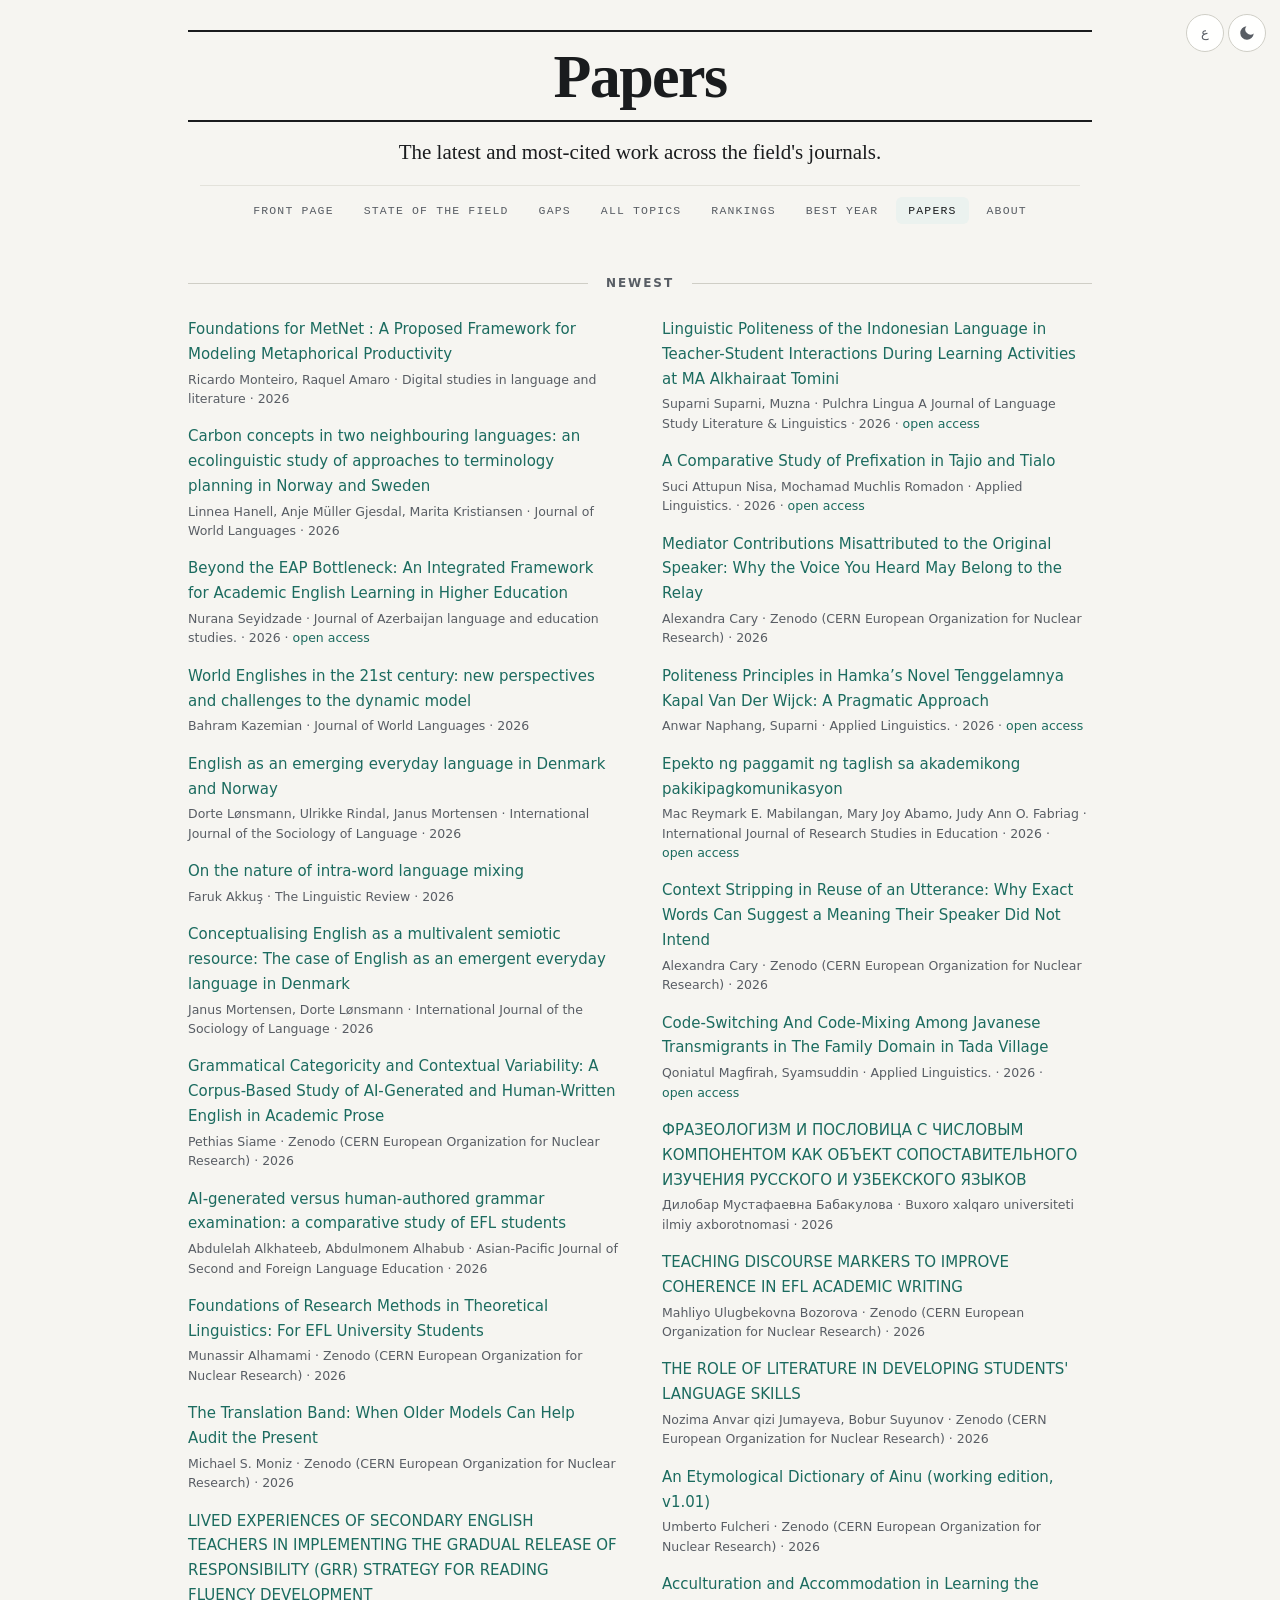
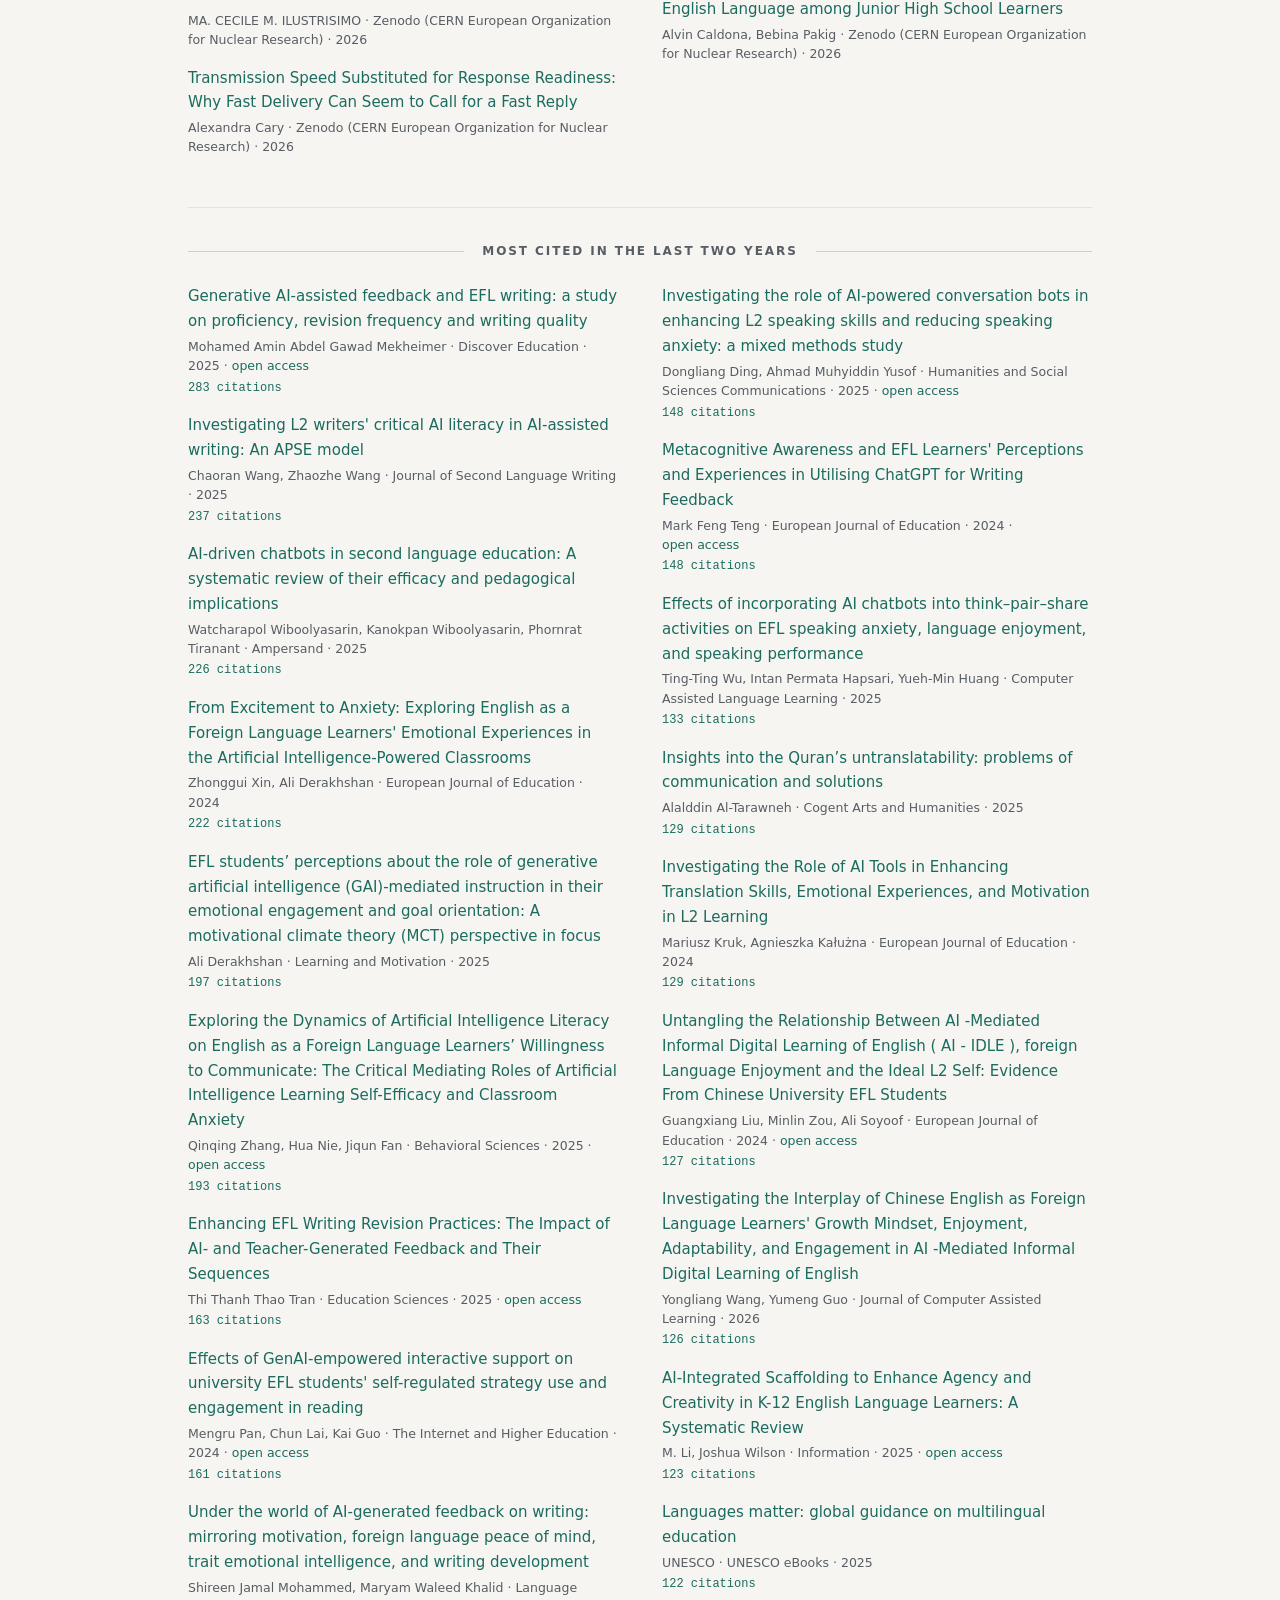
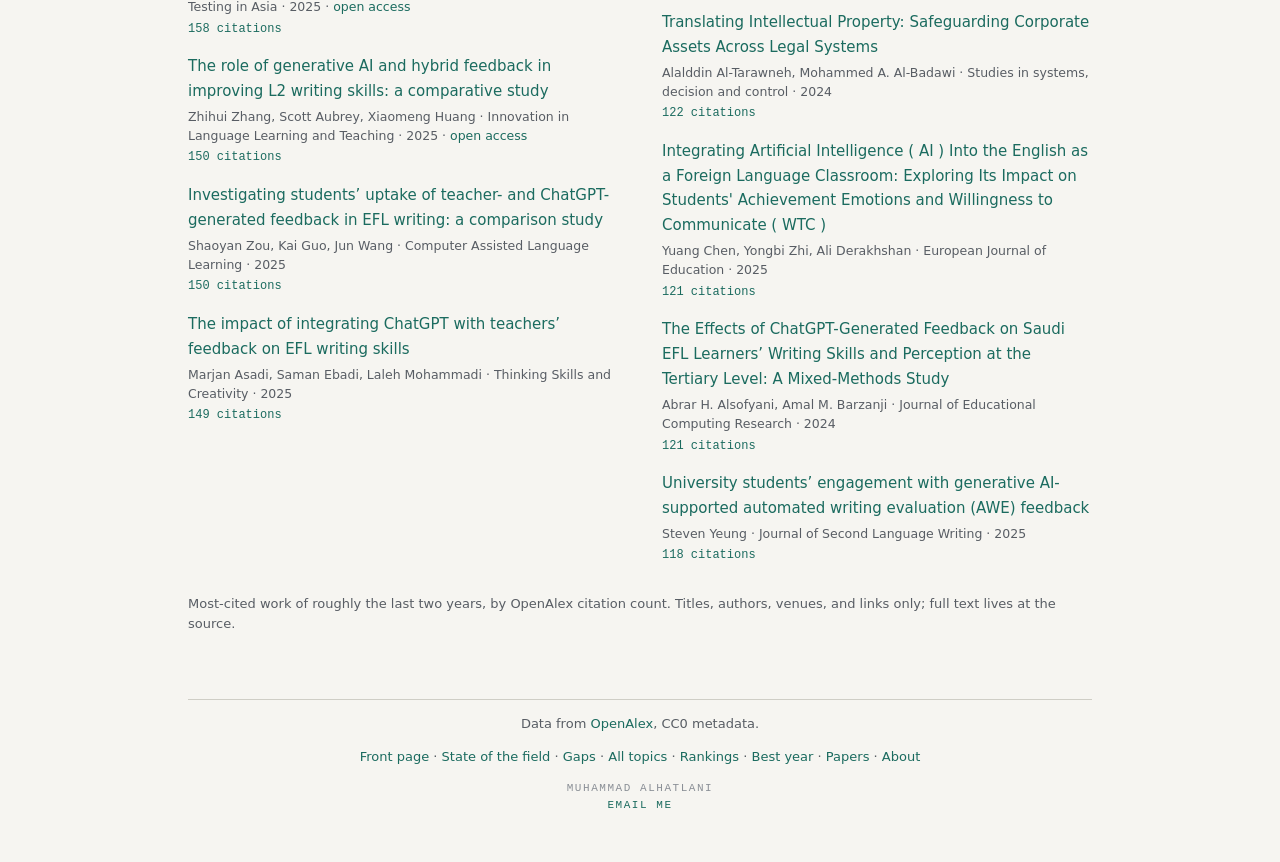
<file: docs/papers.html>
<!doctype html>
<html lang="en" data-i18n-title="doc_title_papers" data-i18n-desc="doc_desc_papers">
<head>
  <meta charset="utf-8" />
  <meta http-equiv="Content-Security-Policy" content="default-src 'self'; base-uri 'none'; object-src 'none'; form-action 'none'; img-src 'self' data:; style-src 'self' 'unsafe-inline'; script-src 'self' https://static.cloudflareinsights.com; connect-src 'self' https://cloudflareinsights.com https://static.cloudflareinsights.com" />
  <meta name="viewport" content="width=device-width, initial-scale=1" />
  <meta name="referrer" content="strict-origin-when-cross-origin" />
  <script src="assets/boot.js?v=1"></script>
  <title>Papers · Word on the Street</title>
  <meta name="description" content="The latest and most-cited work across linguistics, applied linguistics, and language education, from OpenAlex." />
  <link rel="canonical" href="https://language-research.com/papers.html" />
  <link rel="alternate" hreflang="en" href="https://language-research.com/papers.html" />
  <link rel="alternate" hreflang="ar" href="https://language-research.com/papers.html?lang=ar" />
  <link rel="alternate" hreflang="x-default" href="https://language-research.com/papers.html" />
  <meta property="og:type" content="website" />
  <meta property="og:site_name" content="Word on the Street" />
  <meta property="og:title" content="Papers · Word on the Street" />
  <meta property="og:description" content="The latest and most-cited work across the field's journals." />
  <meta property="og:url" content="https://language-research.com/papers.html" />
  <meta property="og:image" content="https://language-research.com/og.png" />
  <meta property="og:image:width" content="1200" />
  <meta property="og:image:height" content="630" />
  <meta name="twitter:card" content="summary_large_image" />
  <meta name="twitter:title" content="Papers · Word on the Street" />
  <meta name="twitter:description" content="The latest and most-cited work across the field's journals." />
  <meta name="twitter:image" content="https://language-research.com/og.png" />
  <script type="application/ld+json">
  {
    "@context": "https://schema.org",
    "@graph": [
      {
        "@type": "CollectionPage",
        "name": "Papers",
        "description": "The latest and most-cited work across linguistics, applied linguistics, and language education, drawn from OpenAlex.",
        "url": "https://language-research.com/papers.html",
        "inLanguage": "en",
        "isPartOf": { "@type": "WebSite", "name": "Word on the Street", "url": "https://language-research.com/" }
      },
      {
        "@type": "BreadcrumbList",
        "itemListElement": [
          { "@type": "ListItem", "position": 1, "name": "Front page", "item": "https://language-research.com/" },
          { "@type": "ListItem", "position": 2, "name": "Papers", "item": "https://language-research.com/papers.html" }
        ]
      }
    ]
  }
  </script>
  <link rel="icon" href="data:image/svg+xml,%3Csvg xmlns='http://www.w3.org/2000/svg' viewBox='0 0 16 16'%3E%3Crect width='16' height='16' rx='3' fill='%231b6b5f'/%3E%3C/svg%3E" />
  <link rel="stylesheet" href="assets/magazine.css?v=16" />
  <!-- Cloudflare Web Analytics -->
  <script defer src="https://static.cloudflareinsights.com/beacon.min.js" data-cf-beacon='{"token": "eaa5e23fef174b0b98b67dd910f3f6fd"}'></script>
</head>
<body>
  <button id="theme-toggle" class="theme-toggle" type="button" aria-label="Switch to dark theme">
    <svg class="icon-moon" viewBox="0 0 24 24" aria-hidden="true"><path fill="currentColor" d="M21 12.8A9 9 0 1 1 11.2 3a7 7 0 0 0 9.8 9.8z"/></svg>
    <svg class="icon-sun" viewBox="0 0 24 24" aria-hidden="true"><circle cx="12" cy="12" r="4.4" fill="currentColor"/><g stroke="currentColor" stroke-width="1.8" stroke-linecap="round"><line x1="12" y1="1.6" x2="12" y2="4"/><line x1="12" y1="20" x2="12" y2="22.4"/><line x1="1.6" y1="12" x2="4" y2="12"/><line x1="20" y1="12" x2="22.4" y2="12"/><line x1="4.4" y1="4.4" x2="6.1" y2="6.1"/><line x1="17.9" y1="17.9" x2="19.6" y2="19.6"/><line x1="4.4" y1="19.6" x2="6.1" y2="17.9"/><line x1="17.9" y1="6.1" x2="19.6" y2="4.4"/></g></svg>
  </button>
  <button id="lang-toggle" class="lang-toggle" type="button" aria-label="Switch to Arabic">ع</button>

  <header class="nameplate">
    <div class="wrap">
      <div class="np-rule"></div>
      <h1 class="np-title" data-i18n="pp_title">Papers</h1>
      <div class="np-rule"></div>
      <p class="np-standfirst" data-i18n="pp_standfirst">The latest and most-cited work across the field's journals.</p>
      <nav class="topnav" aria-label="Sections">
        <a href="index.html" data-i18n="nav_front">Front page</a>
        <a href="decade.html" data-i18n="nav_decade">State of the field</a>
        <a href="gaps.html" data-i18n="nav_niches">Gaps</a>
        <a href="explore.html" data-i18n="nav_index">All topics</a>
        <a href="slow.html" data-i18n="nav_slow">Rankings</a>
        <a href="bestyear.html" data-i18n="nav_bestyear">Best year</a>
        <a href="papers.html" aria-current="page" data-i18n="nav_papers">Papers</a>
        <a href="about.html" data-i18n="nav_methods">About</a>
      </nav>
    </div>
  </header>

  <main class="wrap">
    <section class="feature">
      <h2 class="rule-head"><span data-i18n="pp_newest_head">Newest</span></h2>
      <ul id="newest" class="briefs"></ul>
    </section>

    <section class="feature" style="border-bottom:none">
      <h2 class="rule-head"><span data-i18n="most_cited_head">Most cited in the last two years</span></h2>
      <ul id="most-cited" class="briefs"></ul>
      <p class="small" data-i18n-html="pp_note_html">Most-cited work of roughly the last two years, by OpenAlex citation count. <span id="as-of"></span> Titles, authors, venues, and links only; full text lives at the source.</p>
    </section>
  </main>

  <footer class="np-foot">
    <div class="wrap">
      <div class="np-rule thin"></div>
      <p data-i18n-html="footer_data">Data from <a href="https://openalex.org" rel="noopener">OpenAlex</a>, CC0 metadata.</p>
      <p class="small" data-i18n-html="footer_nav"><a href="index.html">Front page</a> · <a href="decade.html">State of the field</a> · <a href="gaps.html">Gaps</a> · <a href="explore.html">All topics</a> · <a href="slow.html">Rankings</a> · <a href="bestyear.html">Best year</a> · <a href="papers.html">Papers</a> · <a href="about.html">About</a></p>
      <p class="byline">Muhammad Alhatlani<br /><a href="&#109;&#97;&#105;&#108;&#116;&#111;&#58;&#109;&#111;&#46;&#97;&#108;&#104;&#97;&#116;&#108;&#97;&#110;&#105;&#64;&#103;&#109;&#97;&#105;&#108;&#46;&#99;&#111;&#109;">email me</a></p>
    </div>
  </footer>

  <script src="assets/i18n.js?v=16"></script>
  <script src="assets/theme.js?v=2"></script>
  <script src="assets/util.js?v=5"></script>
  <script src="assets/papers.js?v=3"></script>
</body>
</html>
</file>
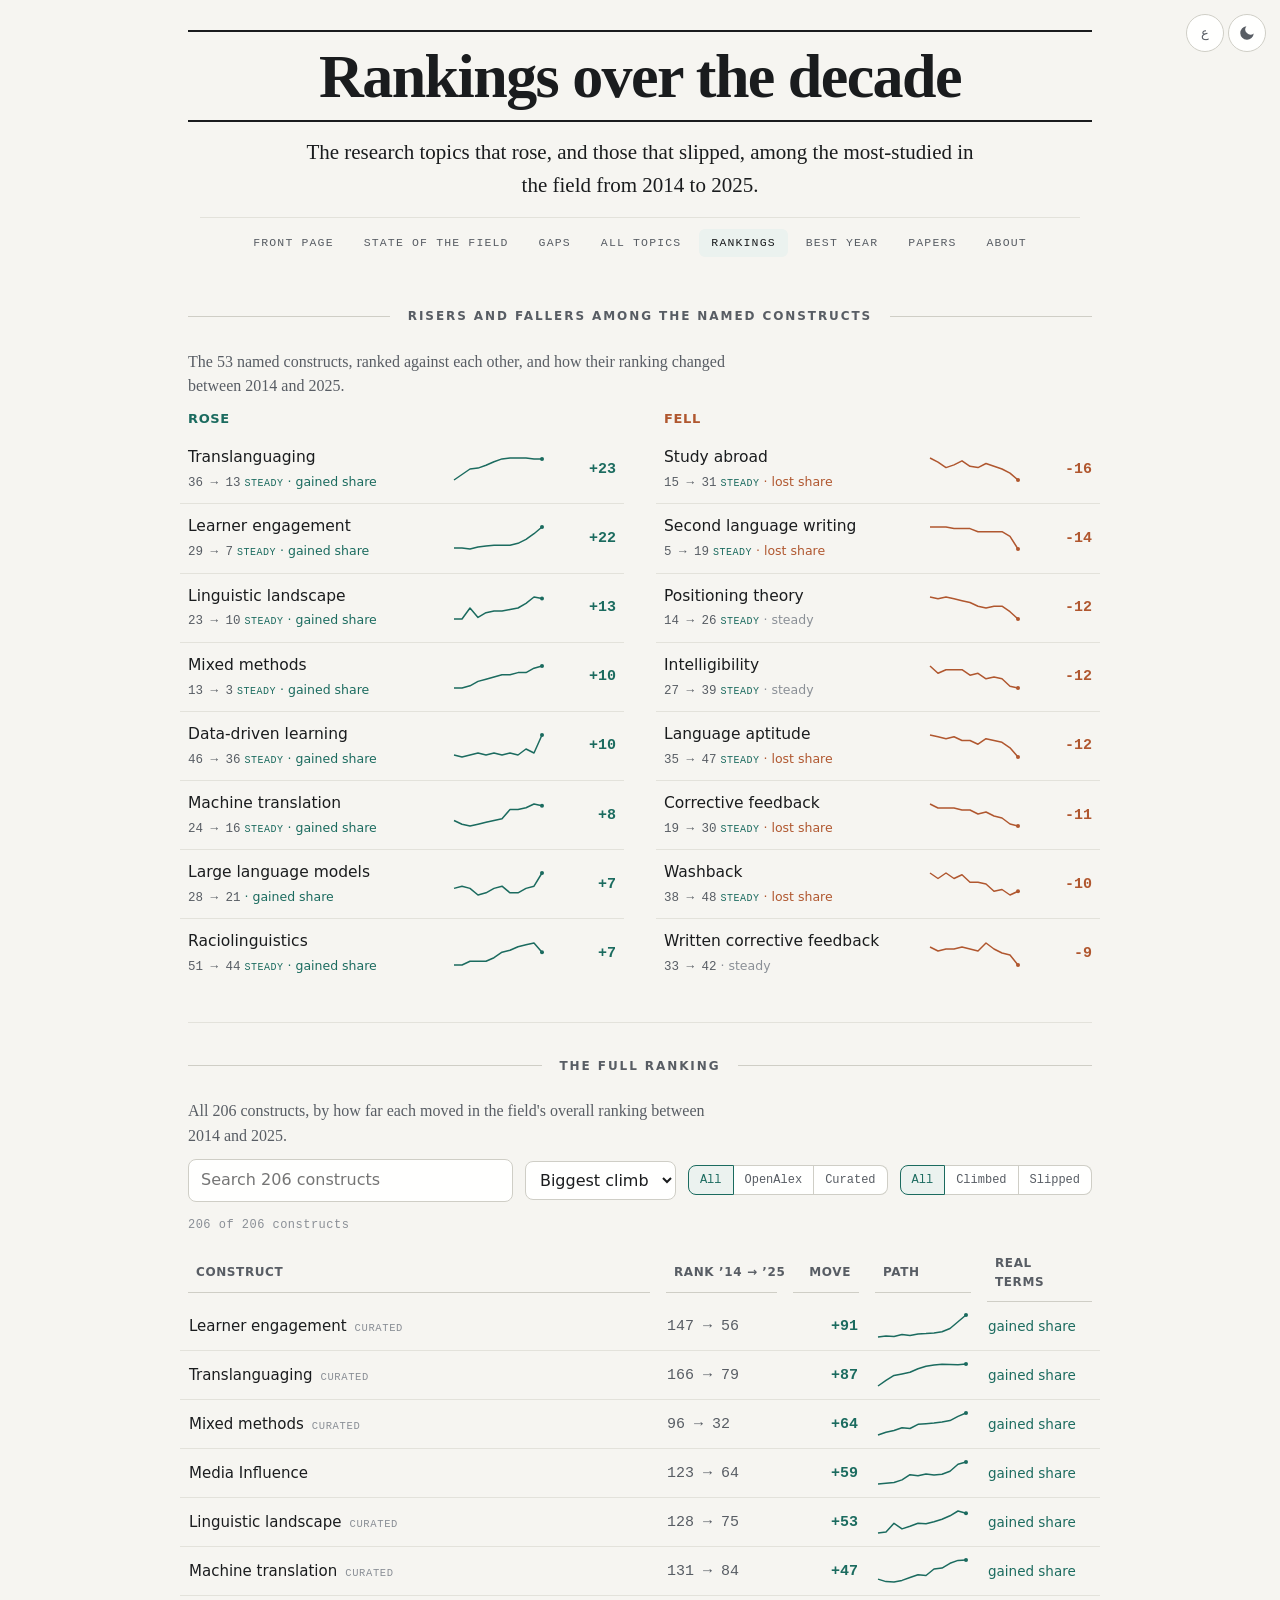
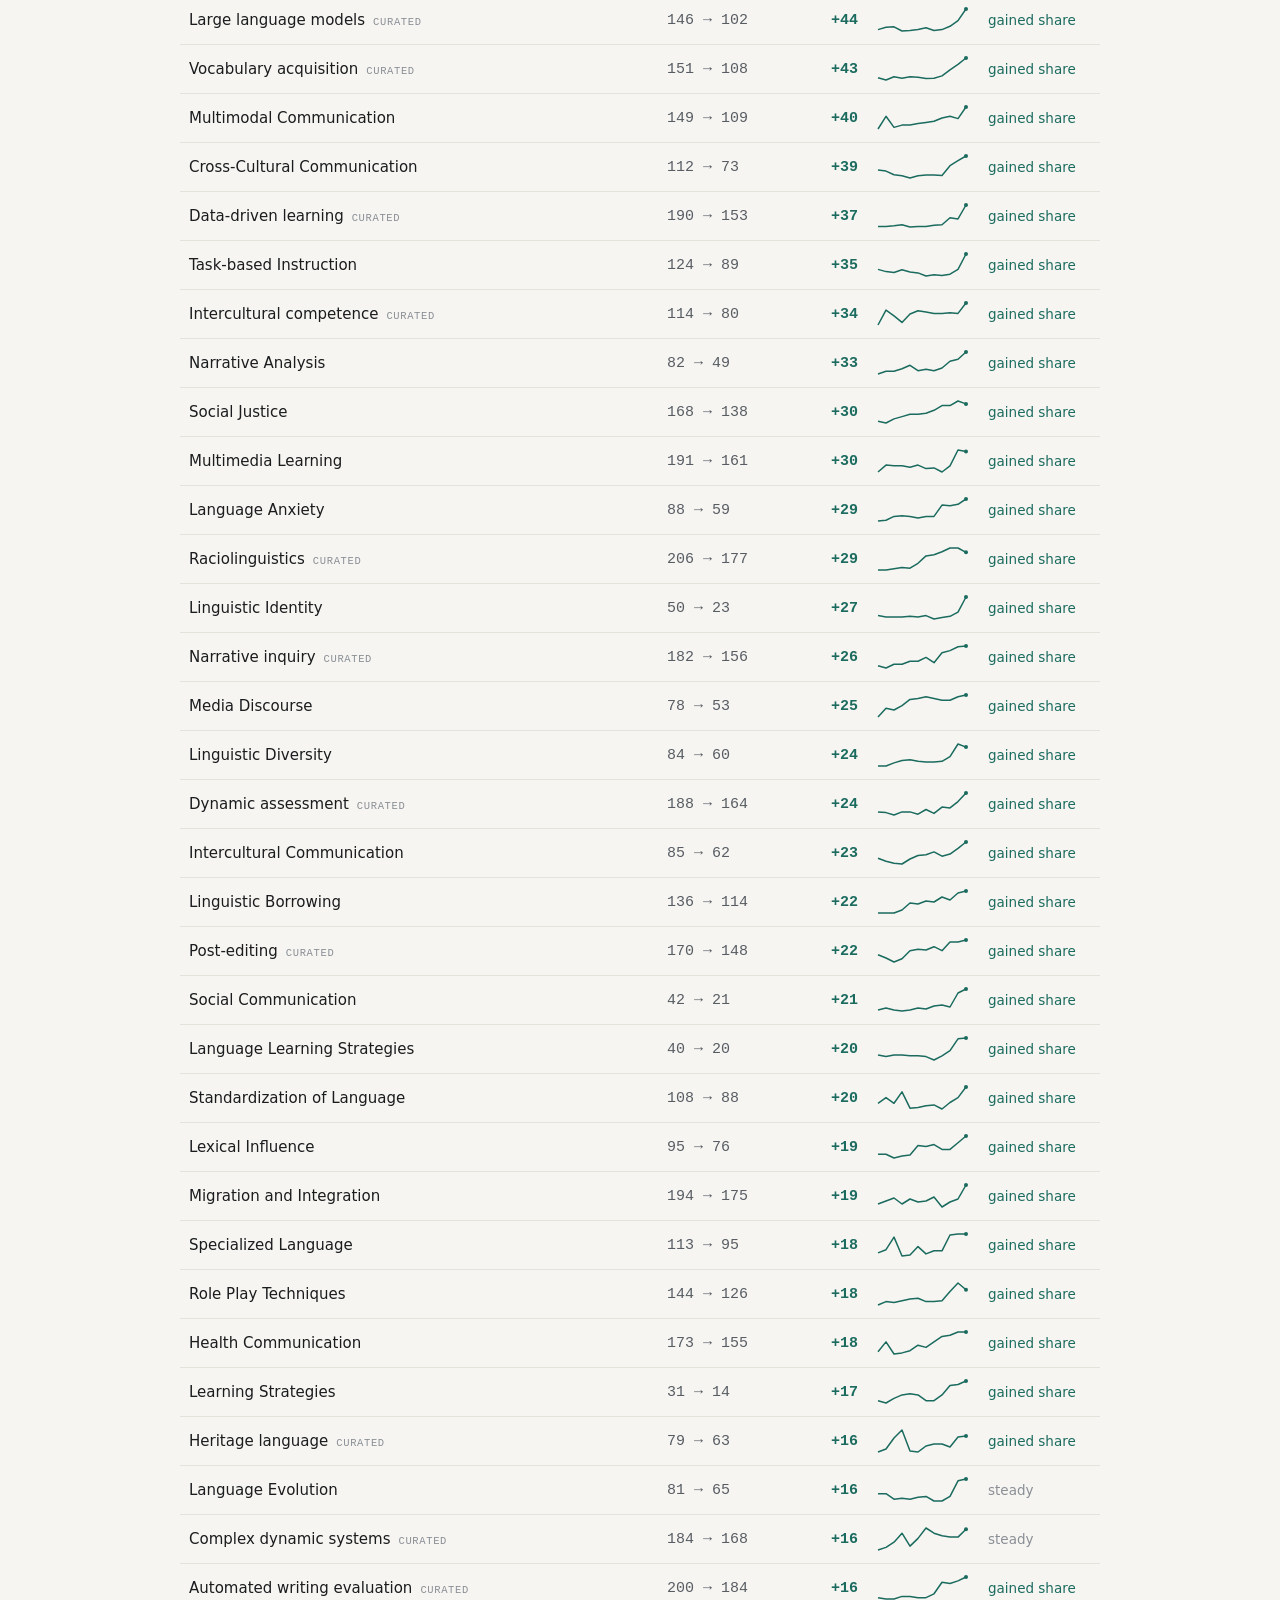
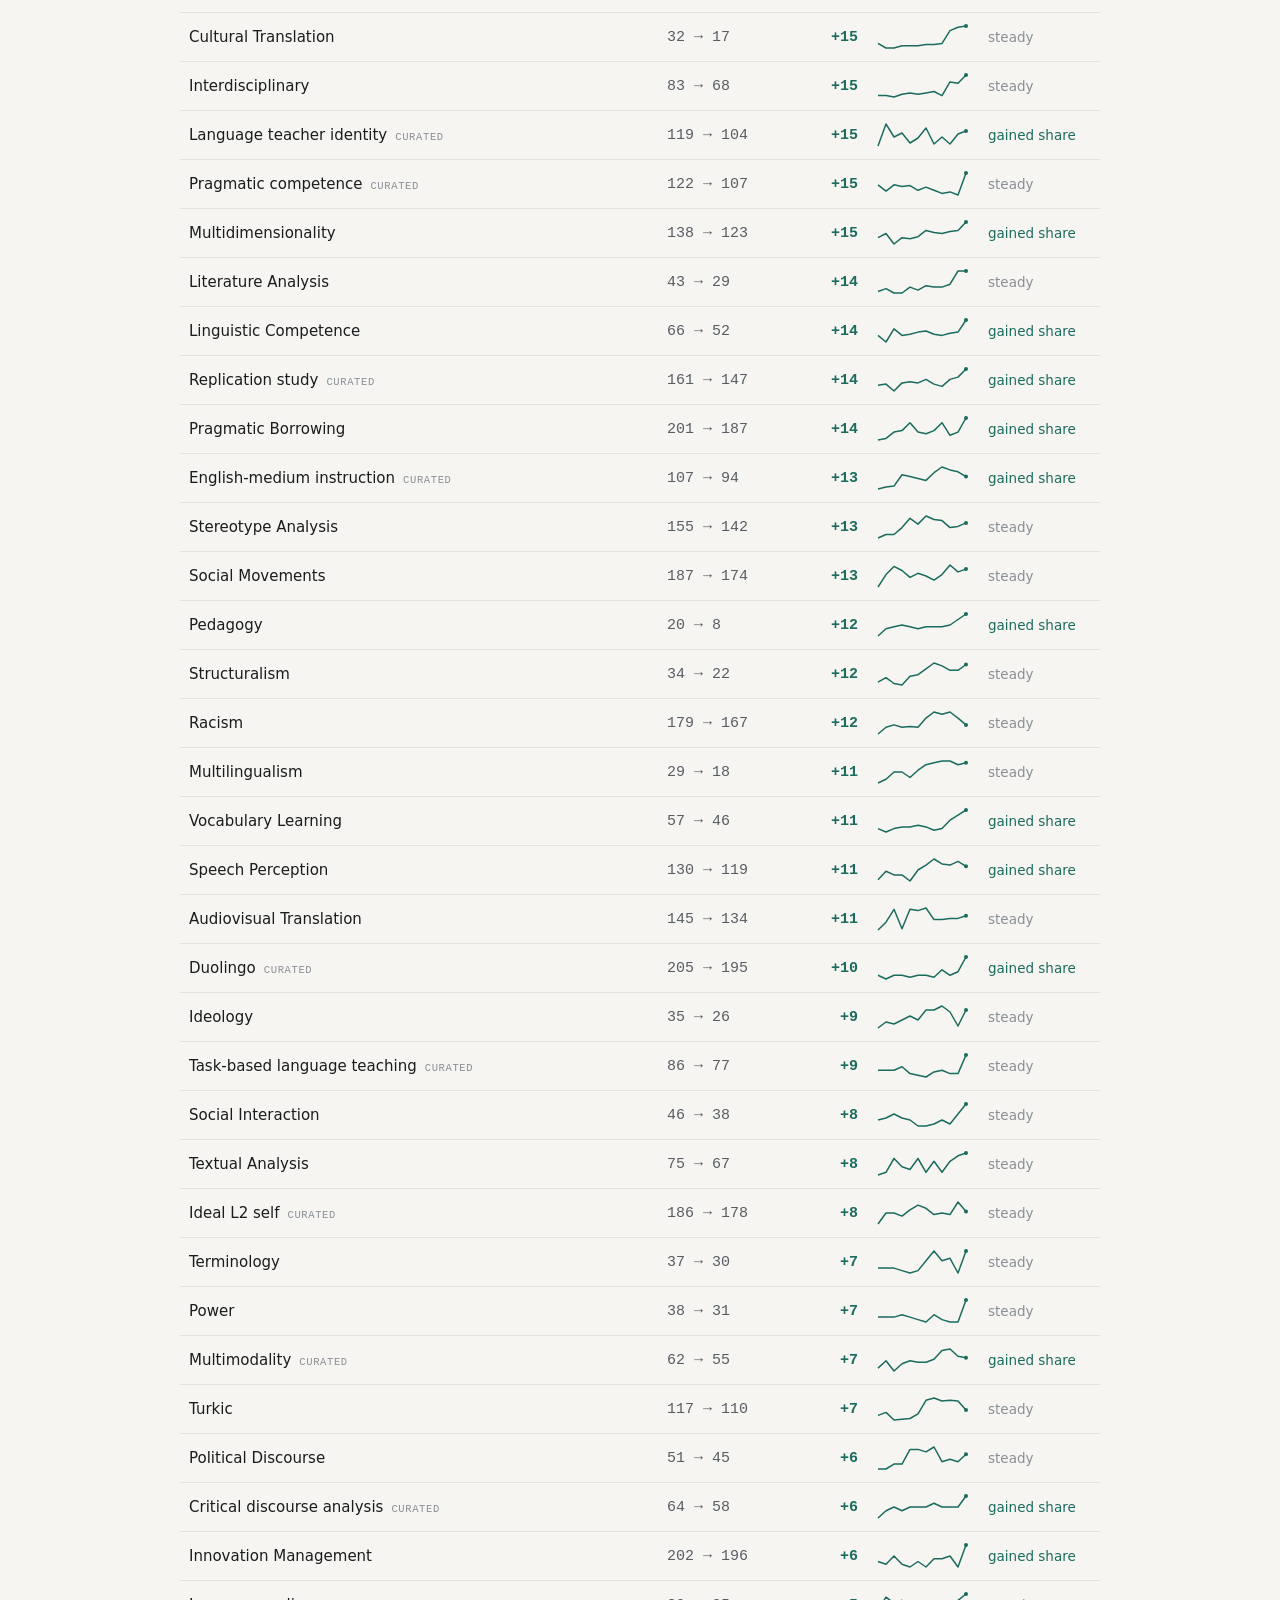
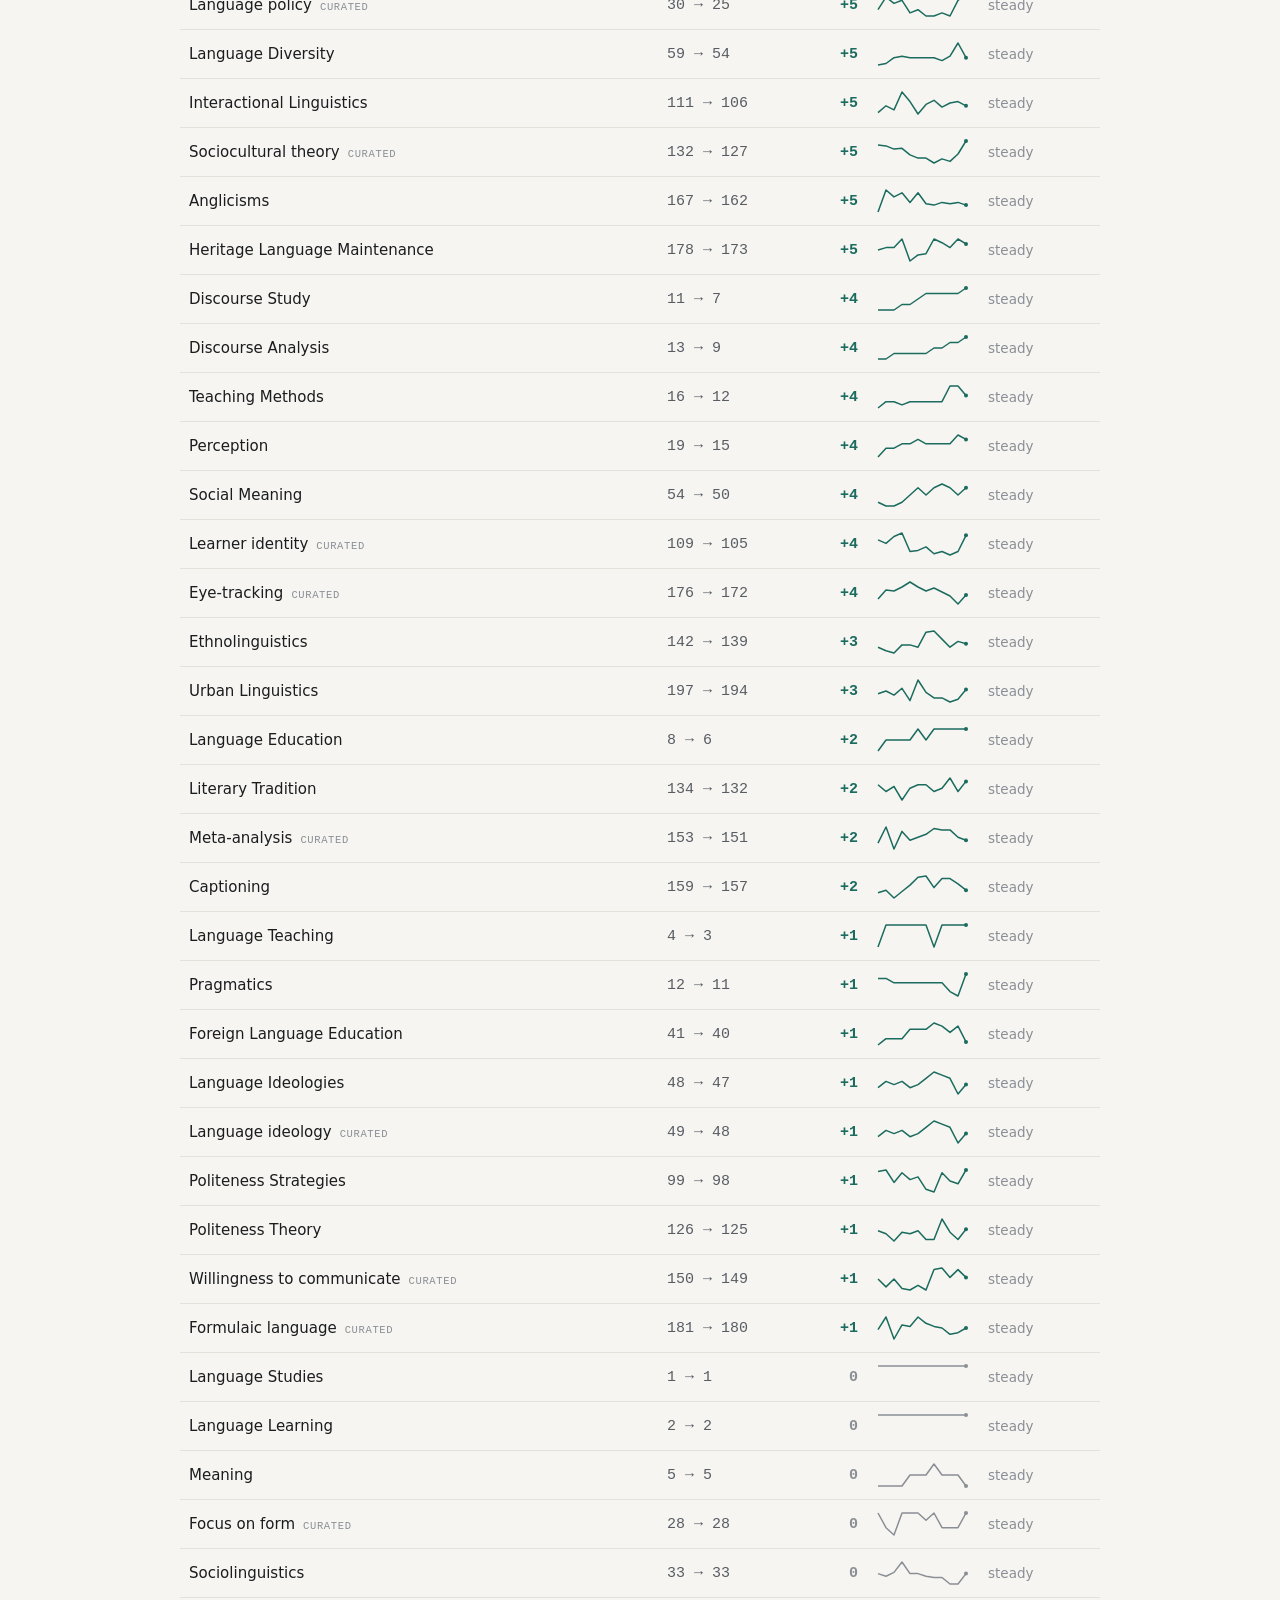
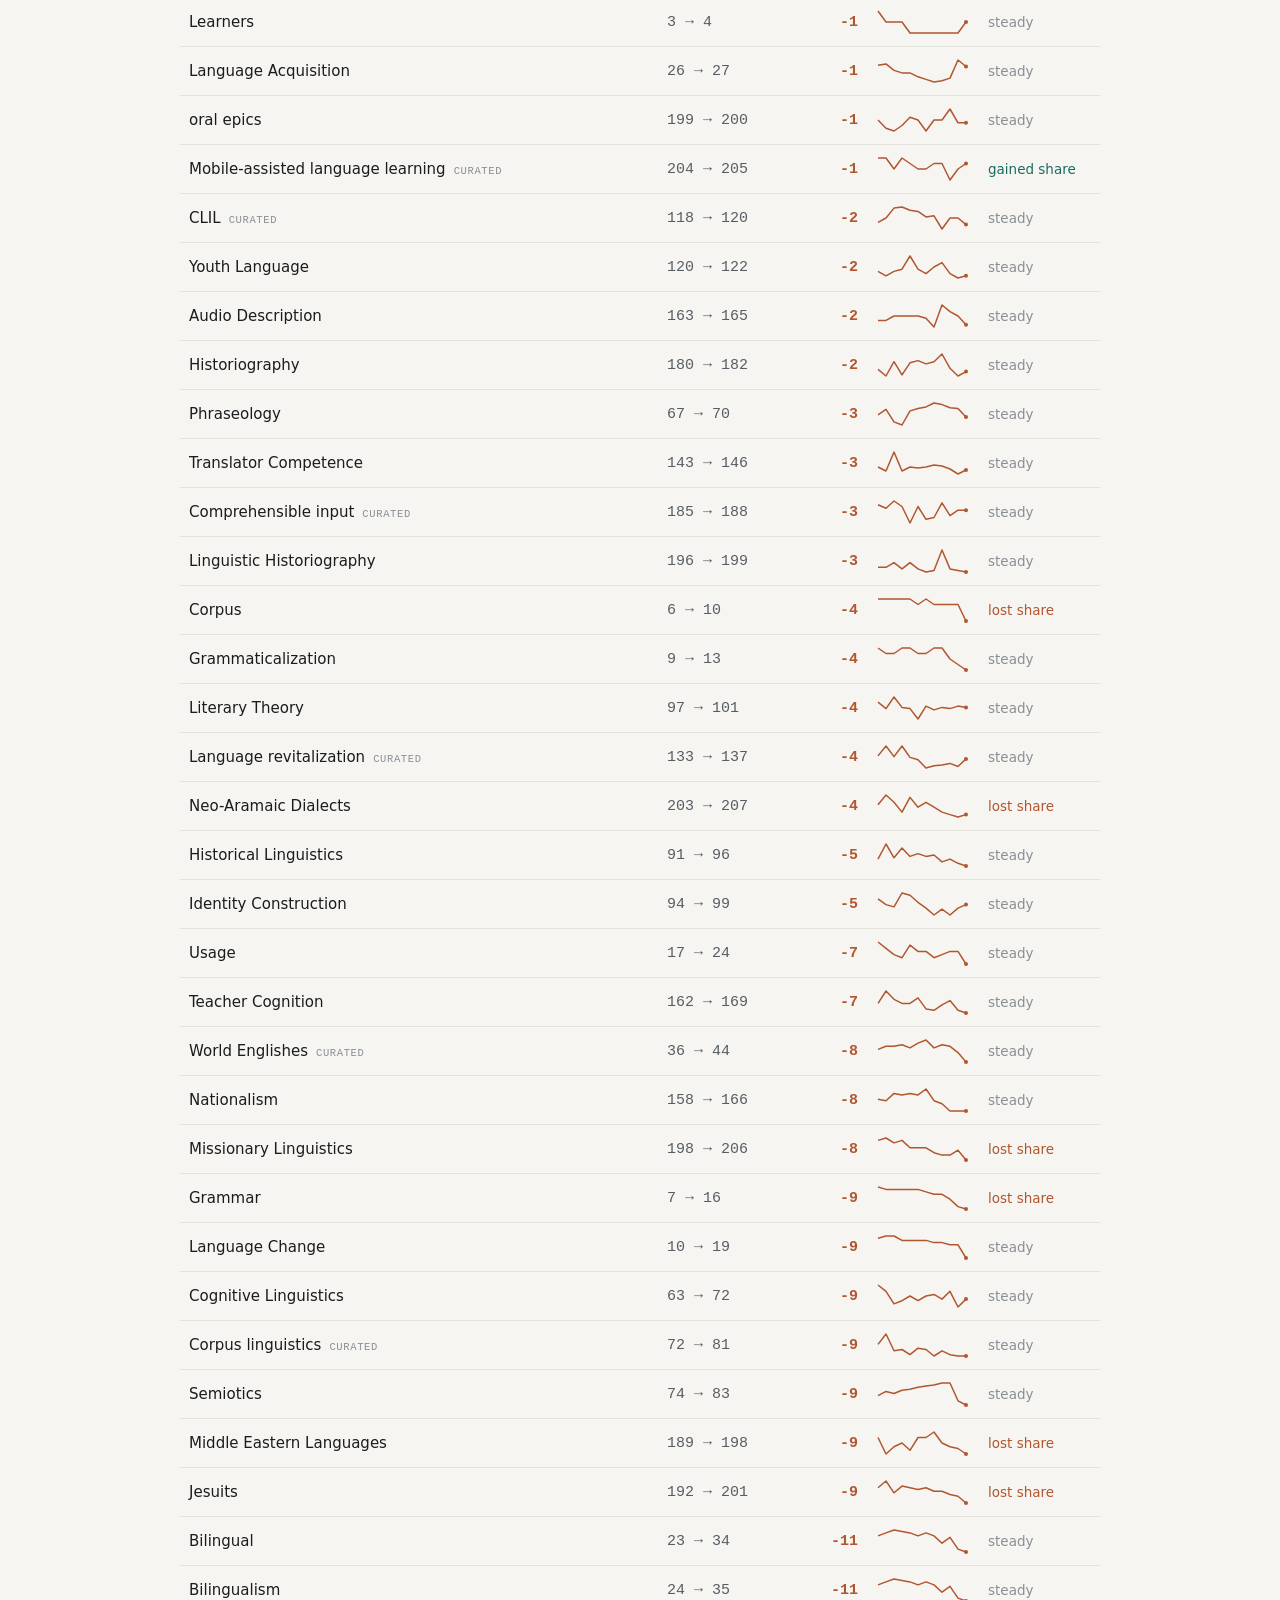
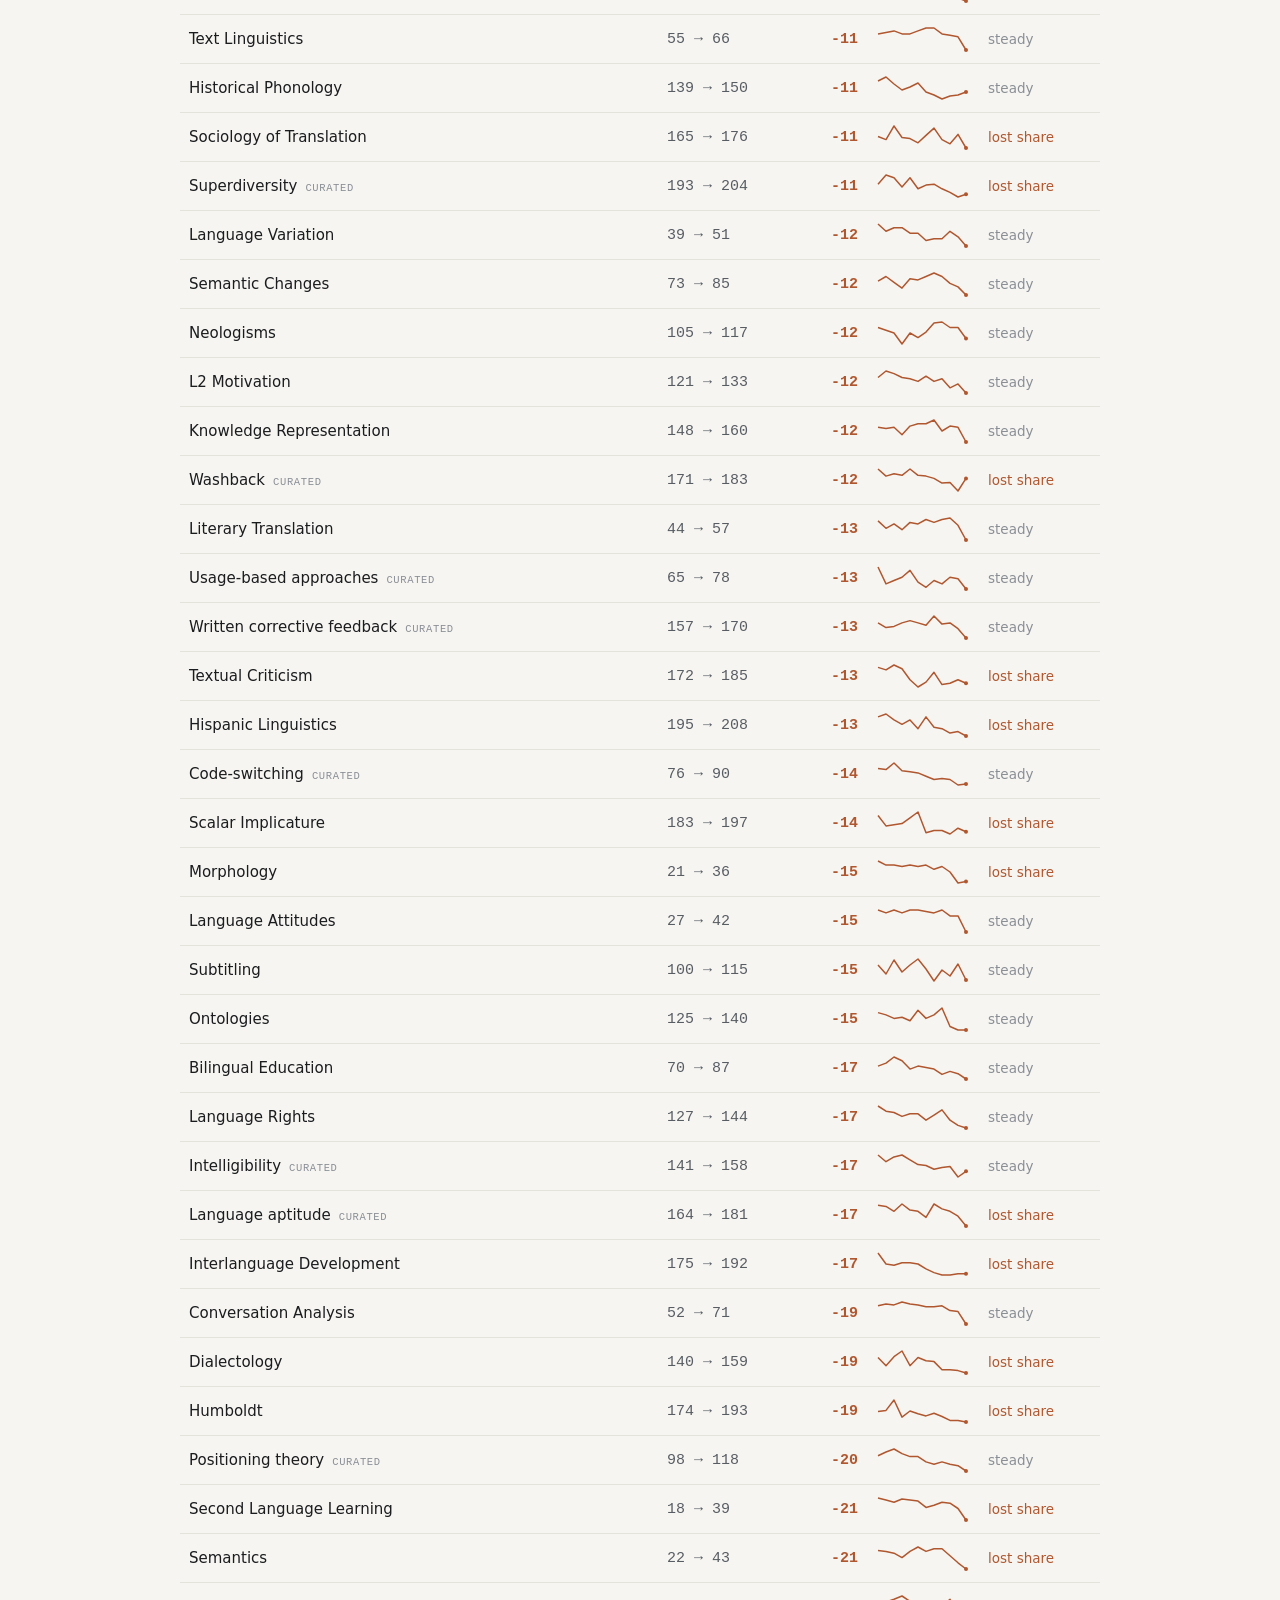
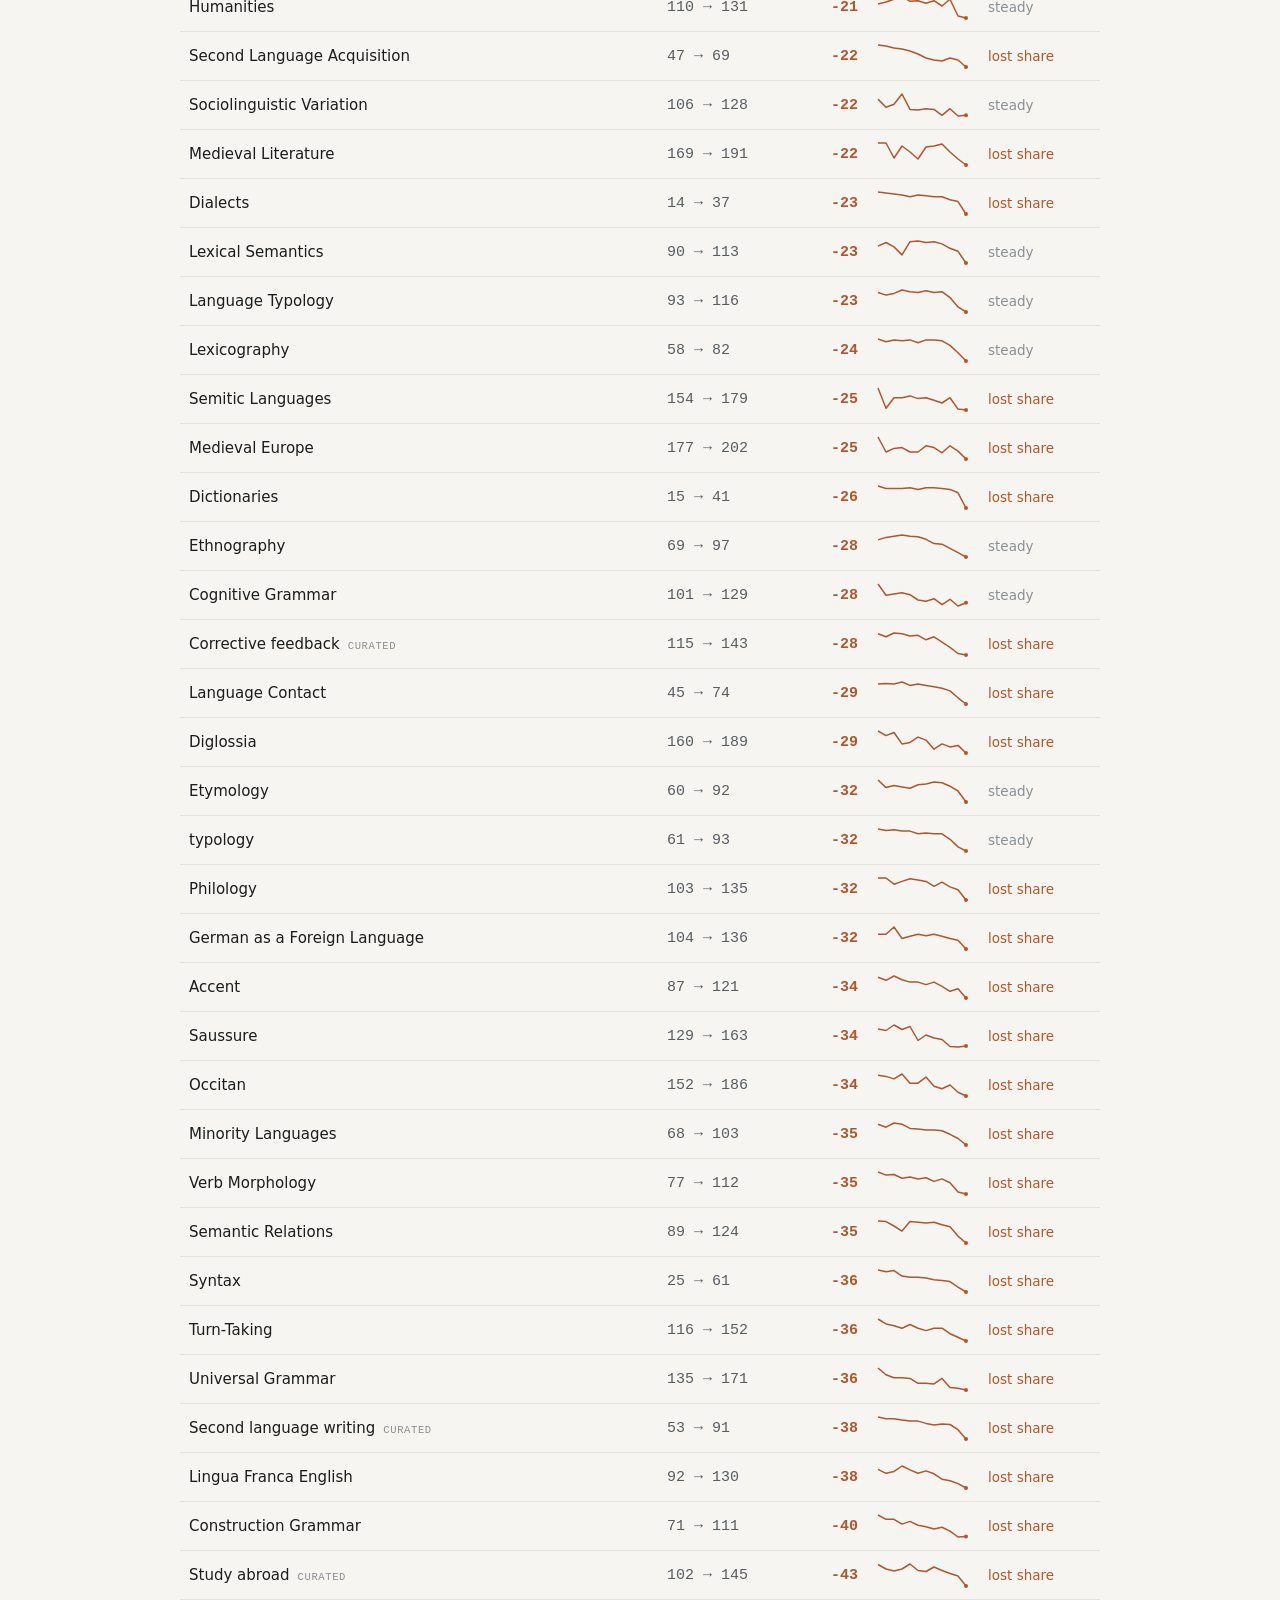
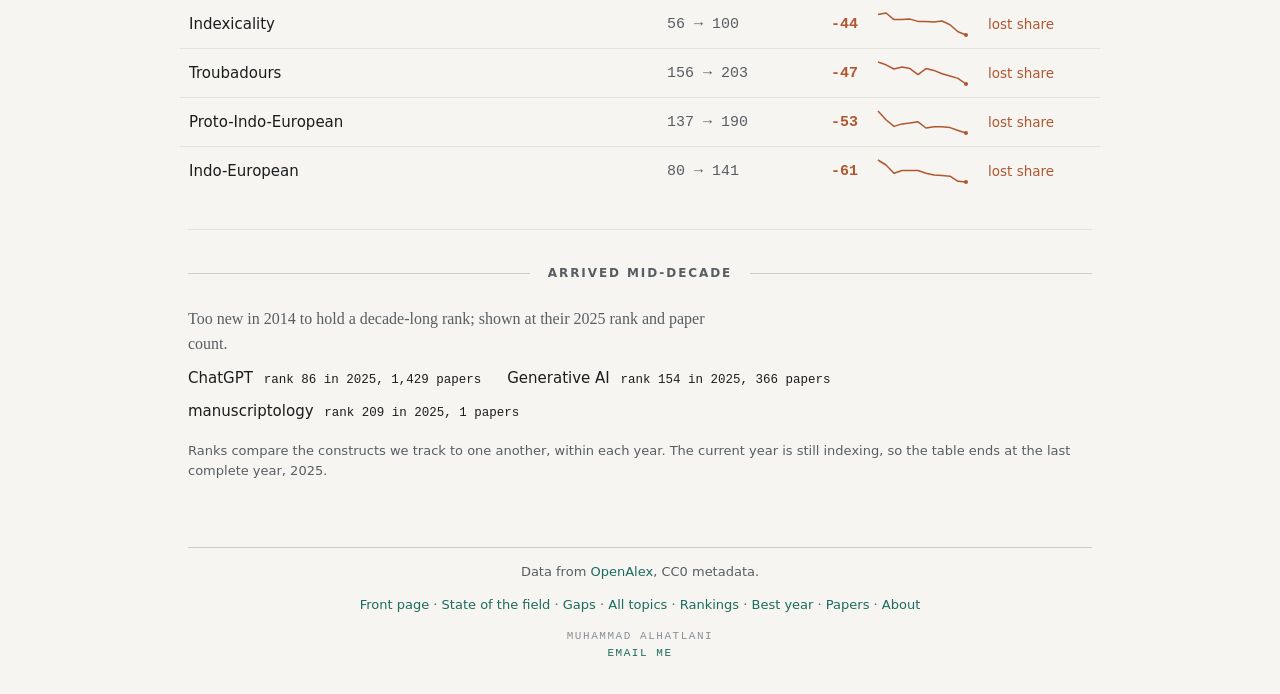
<file: docs/slow.html>
<!doctype html>
<html lang="en" data-i18n-title="doc_title_slow" data-i18n-desc="doc_desc_slow">
<head>
  <meta charset="utf-8" />
  <meta http-equiv="Content-Security-Policy" content="default-src 'self'; base-uri 'none'; object-src 'none'; form-action 'none'; img-src 'self' data:; style-src 'self' 'unsafe-inline'; script-src 'self' https://static.cloudflareinsights.com; connect-src 'self' https://cloudflareinsights.com https://static.cloudflareinsights.com" />
  <meta name="viewport" content="width=device-width, initial-scale=1" />
  <meta name="referrer" content="strict-origin-when-cross-origin" />
  <script src="assets/boot.js?v=1"></script>
  <title>Rankings over the decade · Word on the Street</title>
  <meta name="description" content="A decade of rank movement: which constructs rose and which fell in the field's ranking from 2014 to 2025, measured by each construct's yearly share of the literature." />
  <link rel="canonical" href="https://language-research.com/slow.html" />
  <link rel="alternate" hreflang="en" href="https://language-research.com/slow.html" />
  <link rel="alternate" hreflang="ar" href="https://language-research.com/slow.html?lang=ar" />
  <link rel="alternate" hreflang="x-default" href="https://language-research.com/slow.html" />
  <meta property="og:type" content="website" />
  <meta property="og:site_name" content="Word on the Street" />
  <meta property="og:title" content="Rankings over the decade · Word on the Street" />
  <meta property="og:description" content="A decade of rank movement in language research: which constructs rose and which fell in the field's ranking from 2014 to 2025." />
  <meta property="og:url" content="https://language-research.com/slow.html" />
  <meta property="og:image" content="https://language-research.com/og.png" />
  <meta property="og:image:width" content="1200" />
  <meta property="og:image:height" content="630" />
  <meta name="twitter:card" content="summary_large_image" />
  <meta name="twitter:title" content="Rankings over the decade · Word on the Street" />
  <meta name="twitter:description" content="A decade of rank movement in language research: which constructs rose and which fell in the field's ranking." />
  <meta name="twitter:image" content="https://language-research.com/og.png" />
  <script type="application/ld+json">
  {
    "@context": "https://schema.org",
    "@graph": [
      {
        "@type": "CollectionPage",
        "name": "Rankings over the decade",
        "description": "A decade of rank movement across linguistics and applied linguistics: which research constructs rose and which fell in the field's ranking, measured by each construct's yearly share of the literature.",
        "url": "https://language-research.com/slow.html",
        "inLanguage": "en",
        "isPartOf": { "@type": "WebSite", "name": "Word on the Street", "url": "https://language-research.com/" }
      },
      {
        "@type": "BreadcrumbList",
        "itemListElement": [
          { "@type": "ListItem", "position": 1, "name": "Front page", "item": "https://language-research.com/" },
          { "@type": "ListItem", "position": 2, "name": "Rankings", "item": "https://language-research.com/slow.html" }
        ]
      }
    ]
  }
  </script>
  <link rel="icon" href="data:image/svg+xml,%3Csvg xmlns='http://www.w3.org/2000/svg' viewBox='0 0 16 16'%3E%3Crect width='16' height='16' rx='3' fill='%231b6b5f'/%3E%3C/svg%3E" />
  <link rel="stylesheet" href="assets/magazine.css?v=16" />
  <!-- Cloudflare Web Analytics -->
  <script defer src="https://static.cloudflareinsights.com/beacon.min.js" data-cf-beacon='{"token": "eaa5e23fef174b0b98b67dd910f3f6fd"}'></script>
</head>
<body>
  <button id="theme-toggle" class="theme-toggle" type="button" aria-label="Switch to dark theme">
    <svg class="icon-moon" viewBox="0 0 24 24" aria-hidden="true"><path fill="currentColor" d="M21 12.8A9 9 0 1 1 11.2 3a7 7 0 0 0 9.8 9.8z"/></svg>
    <svg class="icon-sun" viewBox="0 0 24 24" aria-hidden="true"><circle cx="12" cy="12" r="4.4" fill="currentColor"/><g stroke="currentColor" stroke-width="1.8" stroke-linecap="round"><line x1="12" y1="1.6" x2="12" y2="4"/><line x1="12" y1="20" x2="12" y2="22.4"/><line x1="1.6" y1="12" x2="4" y2="12"/><line x1="20" y1="12" x2="22.4" y2="12"/><line x1="4.4" y1="4.4" x2="6.1" y2="6.1"/><line x1="17.9" y1="17.9" x2="19.6" y2="19.6"/><line x1="4.4" y1="19.6" x2="6.1" y2="17.9"/><line x1="17.9" y1="6.1" x2="19.6" y2="4.4"/></g></svg>
  </button>
  <button id="lang-toggle" class="lang-toggle" type="button" aria-label="Switch to Arabic">ع</button>

  <header class="nameplate">
    <div class="wrap">
      <div class="np-rule"></div>
      <h1 class="np-title" data-i18n="slow_title">Rankings over the decade</h1>
      <div class="np-rule"></div>
      <p class="np-standfirst" data-i18n="slow_standfirst">The research topics that rose, and those that slipped, among the most-studied in the field from 2014 to 2025.</p>
      <nav class="topnav" aria-label="Sections">
        <a href="index.html" data-i18n="nav_front">Front page</a>
        <a href="decade.html" data-i18n="nav_decade">State of the field</a>
        <a href="gaps.html" data-i18n="nav_niches">Gaps</a>
        <a href="explore.html" data-i18n="nav_index">All topics</a>
        <a href="slow.html" aria-current="page" data-i18n="nav_slow">Rankings</a>
        <a href="bestyear.html" data-i18n="nav_bestyear">Best year</a>
        <a href="papers.html" data-i18n="nav_papers">Papers</a>
        <a href="about.html" data-i18n="nav_methods">About</a>
      </nav>
    </div>
  </header>

  <main class="wrap">
    <!-- Section A: the curated-cohort reshuffle -->
    <section class="feature">
      <h2 class="rule-head" data-i18n="slow_reshuffle_head">Risers and fallers among the named constructs</h2>
      <p class="cov" id="reshuffle-sub"></p>
      <div class="movers-grid">
        <div>
          <p class="col-label up" data-i18n="slow_climbed">Rose</p>
          <div class="slow-rows" id="climbed-list"></div>
        </div>
        <div>
          <p class="col-label down" data-i18n="slow_slipped">Fell</p>
          <div class="slow-rows" id="slipped-list"></div>
        </div>
      </div>
    </section>

    <!-- Section B: the full ladder, all constructs -->
    <section class="feature">
      <h2 class="rule-head" data-i18n="slow_ladder_head">The full ranking</h2>
      <p class="cov" id="ladder-sub"></p>

      <form id="ex-form" class="ex-controls" role="search" data-i18n-aria="ex_form_aria" aria-label="Filter and sort constructs">
        <input id="q" type="search" placeholder="Search constructs" aria-label="Search construct names" data-i18n-aria="ex_search_aria" autocomplete="off" />
        <label class="sr-only" for="sort" data-i18n="ex_sort_label">Sort</label>
        <select id="sort">
          <option value="move_desc" data-i18n="slow_sort_move_desc">Biggest climb</option>
          <option value="move_asc" data-i18n="slow_sort_move_asc">Biggest slip</option>
          <option value="rank_asc" id="opt-rank">Current rank</option>
          <option value="name_asc" data-i18n="ex_sort_name_asc">Name, A to Z</option>
        </select>
        <span class="seg" data-seg="src" role="group" aria-label="Source" data-i18n-aria="ex_src_label">
          <button type="button" data-src="all" aria-pressed="true" data-i18n="ex_src_all">All</button>
          <button type="button" data-src="openalex" aria-pressed="false" data-i18n="ex_src_openalex">OpenAlex</button>
          <button type="button" data-src="curated" aria-pressed="false" data-i18n="ex_src_curated">Curated</button>
        </span>
        <span class="seg" data-seg="mv" role="group" aria-label="Move" data-i18n-aria="slow_dir_label">
          <button type="button" data-mv="all" aria-pressed="true" data-i18n="ex_dir_all">All</button>
          <button type="button" data-mv="up" aria-pressed="false" data-i18n="slow_dir_up">Climbed</button>
          <button type="button" data-mv="down" aria-pressed="false" data-i18n="slow_dir_down">Slipped</button>
        </span>
        <button type="reset" class="ex-reset hidden" data-i18n="ex_reset">Reset</button>
      </form>

      <p class="ex-count mono" aria-live="polite" data-i18n-html="ex_count_html"><span id="shown">0</span> of <span id="total">0</span> constructs</p>

      <table class="ctable stable">
        <caption class="sr-only" data-i18n="slow_ladder_head">The full ranking</caption>
        <thead><tr>
          <th scope="col" class="c-name" data-i18n="ex_th_construct">Construct</th>
          <th scope="col" class="s-rank" id="th-rank">Rank</th>
          <th scope="col" class="s-move" data-i18n="slow_th_move">Move</th>
          <th scope="col" class="s-path" data-i18n="slow_th_path">Path</th>
          <th scope="col" class="s-real" data-i18n="slow_th_real">Real terms</th>
        </tr></thead>
        <tbody id="rows"></tbody>
      </table>

      <p class="empty hidden" id="empty" data-i18n-html="ex_empty_html">No constructs match. <button type="reset" form="ex-form" class="linklike">Reset.</button></p>
    </section>

    <!-- Section C: constructs too new to hold a decade position -->
    <section class="feature" id="arrived-section" style="border-bottom:none">
      <h2 class="rule-head" data-i18n="slow_arrived_head">Arrived mid-decade</h2>
      <p class="cov" id="arrived-sub"></p>
      <ul class="arrived-list" id="arrived-list"></ul>
      <p class="small faint" id="slow-note" style="margin-top:18px"></p>
    </section>
  </main>

  <footer class="np-foot">
    <div class="wrap">
      <div class="np-rule thin"></div>
      <p data-i18n-html="footer_data">Data from <a href="https://openalex.org" rel="noopener">OpenAlex</a>, CC0 metadata.</p>
      <p class="small" data-i18n-html="footer_nav"><a href="index.html">Front page</a> · <a href="decade.html">State of the field</a> · <a href="gaps.html">Gaps</a> · <a href="explore.html">All topics</a> · <a href="slow.html">Rankings</a> · <a href="bestyear.html">Best year</a> · <a href="papers.html">Papers</a> · <a href="about.html">About</a></p>
      <p class="byline">Muhammad Alhatlani<br /><a href="&#109;&#97;&#105;&#108;&#116;&#111;&#58;&#109;&#111;&#46;&#97;&#108;&#104;&#97;&#116;&#108;&#97;&#110;&#105;&#64;&#103;&#109;&#97;&#105;&#108;&#46;&#99;&#111;&#109;">email me</a></p>
    </div>
  </footer>

  <script src="assets/i18n.js?v=16"></script>
  <script src="assets/theme.js?v=2"></script>
  <script src="assets/util.js?v=5"></script>
  <script src="assets/slow.js?v=2"></script>
</body>
</html>
</file>
<file: docs/assets/magazine.css>
/* Word on the Street -- front-end styles.
   Editorial newspaper feel: serif nameplate, big cover headline, drop cap, ruled section heads,
   a movers leaderboard, papers in flowing columns. All system fonts, zero dependencies. */

:root {
  --bg:#f6f5f1;
  --panel:#fffffe;
  --ink:#1a1c1e;
  --muted:#585d64;
  --faint:#8a8f96;
  --line:#e3e2db;
  --line-2:#cfcec6;
  --accent:#1b6b5f;
  --accent-weak:#ebf2ef;
  --up:#1b6b5f;
  --down:#b0572f;
  --serif:"Iowan Old Style","Palatino Linotype",Palatino,"Book Antiqua",Georgia,ui-serif,serif;
  --sans:system-ui,-apple-system,"Segoe UI",Roboto,Helvetica,Arial,sans-serif;
  --mono:ui-monospace,"Cascadia Code","Segoe UI Mono","SF Mono",Menlo,Consolas,monospace;
}
/* Light is the default. Dark is opt-in via the toggle (data-theme on <html>), remembered in
   localStorage. We intentionally do NOT follow prefers-color-scheme, so light is the default for all. */
:root[data-theme="dark"] {
  --bg:#16171a; --panel:#1d1f23; --ink:#eae9e3; --muted:#a6abb2; --faint:#7b818a;
  --line:#2a2c31; --line-2:#3c3f45; --accent:#5cbaa8; --accent-weak:#1e2c29;
  --up:#5cbaa8; --down:#d98a60;
}

* { box-sizing:border-box; }
body { margin:0; background:var(--bg); color:var(--ink); font-family:var(--sans); font-size:16px; line-height:1.55; -webkit-font-smoothing:antialiased; }
.wrap { max-width:960px; margin:0 auto; padding:0 28px; }
a { color:var(--accent); text-decoration:none; }
a:hover { text-decoration:underline; text-underline-offset:2px; }
.mono { font-family:var(--mono); font-variant-numeric:tabular-nums; }
.small { font-size:13px; color:var(--muted); }
.hidden { display:none; }

/* ---------- light/dark toggle ---------- */
.theme-toggle {
  position:fixed; top:14px; right:14px; z-index:20;
  width:38px; height:38px; display:inline-flex; align-items:center; justify-content:center;
  background:var(--panel); color:var(--muted); border:1px solid var(--line-2); border-radius:50%;
  cursor:pointer; padding:0; -webkit-tap-highlight-color:transparent;
  transition:color .15s, border-color .15s, background .15s;
}
.theme-toggle:hover { color:var(--accent); border-color:var(--accent); background:var(--accent-weak); }
.theme-toggle:focus-visible { outline:2px solid var(--accent); outline-offset:2px; }
.theme-toggle svg { display:block; width:18px; height:18px; }
.theme-toggle .icon-sun { display:none; }
:root[data-theme="dark"] .theme-toggle .icon-sun { display:block; }
:root[data-theme="dark"] .theme-toggle .icon-moon { display:none; }
@media (max-width:760px) { .theme-toggle { top:10px; right:10px; } }

/* ---------- nameplate ---------- */
.nameplate { text-align:center; padding:30px 0 16px; }
.np-rule { height:2px; background:var(--ink); }
.np-rule.thin { height:1px; background:var(--line-2); }
.np-title { font-family:var(--serif); font-weight:700; font-size:clamp(33px,7vw,62px); letter-spacing:-.025em; line-height:1; margin:13px 0; }
.np-standfirst { font-family:var(--serif); font-size:clamp(18px,2.1vw,21px); color:var(--ink); max-width:64ch; margin:14px auto 0; }
.np-dateline { font-family:var(--mono); font-size:11px; letter-spacing:.1em; text-transform:uppercase; color:var(--faint); margin:7px 0 0; }

/* ---------- section nav (under the masthead, on every page) ---------- */
.topnav { display:flex; flex-wrap:wrap; justify-content:center; align-items:center; gap:0 6px; font-family:var(--mono); font-size:11.5px; letter-spacing:.1em; text-transform:uppercase; margin:16px auto 0; padding:11px 0 0; max-width:880px; border-top:1px solid var(--line); }
.topnav a { color:var(--muted); padding:5px 12px; border-radius:6px; }
.topnav a:hover { color:var(--accent); }
.topnav a:focus-visible { outline:2px solid var(--accent); outline-offset:2px; }
.topnav a[aria-current="page"] { color:var(--ink); background:var(--accent-weak); }

.notice { background:var(--accent-weak); border-top:1px solid var(--line); border-bottom:1px solid var(--line); margin-top:8px; }
.notice .wrap { padding:9px 28px; font-size:13.5px; color:var(--accent); text-align:center; }

/* ---------- cover feature ---------- */
.cover { padding:38px 0 40px; border-bottom:1px solid var(--line-2); }
.kicker { font-family:var(--mono); font-size:11px; letter-spacing:.18em; text-transform:uppercase; color:var(--accent); text-align:center; margin:0 0 16px; }
.kicker .reset-link { cursor:pointer; }
.kicker .reset-link:hover { text-decoration:underline; }
.cover-head { font-family:var(--serif); font-weight:600; font-size:clamp(34px,6.6vw,62px); line-height:1.02; letter-spacing:-.015em; text-align:center; margin:0 auto 30px; max-width:17ch; }
.cover-grid { display:grid; grid-template-columns:1fr 1.2fr; gap:44px; align-items:start; }
.lede { font-family:var(--serif); font-size:18.5px; line-height:1.52; color:var(--ink); margin:0; }
.dropcap { float:left; font-family:var(--serif); font-weight:700; font-size:62px; line-height:.78; padding:6px 10px 0 0; color:var(--accent); }
.pullstat { margin:22px 0 0; display:flex; align-items:baseline; gap:13px; flex-wrap:wrap; }
.ps-num { font-family:var(--mono); font-variant-numeric:tabular-nums; font-size:36px; font-weight:600; }
.ps-num.up { color:var(--up); } .ps-num.down { color:var(--down); } .ps-num.flat { color:var(--faint); }
.ps-lab { color:var(--muted); font-size:14.5px; }
.cover-cap { font-size:12px; color:var(--faint); margin:9px 0 0; }

/* ---------- front-page cover story (index only; scoped via body.home) ----------
   The cover-story moves specific to the front page: a one-line framing clause above the
   kicker, the cover topic headline stepped down so the wordmark wins, and a darker chart
   caption (which also carries the provisional-year note). The standfirst promotion that
   pairs with these now lives in the base .np-standfirst rule, since every page benefits
   from a readable deck. */
.home .cover-frame { font-family:var(--serif); font-size:15px; color:var(--muted); text-align:center; max-width:60ch; margin:0 auto 14px; line-height:1.5; }
.home .cover-head { font-size:clamp(30px,4.8vw,46px); }
.home .cover-cap { color:var(--muted); }
[dir="rtl"] .home .cover-frame { line-height:1.85; }

/* ---------- front-page CLS: reserve space for blocks the JS fills after fetch ----------
   Every dynamic block on the front page starts empty (or display:none) and is populated by
   render() once data/*.json arrives, so without reservations the page reflows downward on
   first paint (real users on a network see the lower half lurch down ~1900px). These
   min-heights are the measured filled heights at fixed row counts (7 movers, 6 niches,
   8 briefs); first paint then equals the filled layout and nothing shifts. Scoped to .home,
   so only the front page is affected. Width-dependent blocks (cover text, briefs, niches)
   are re-floored in the media queries near the foot of this file. The hero chart is already
   reserved via aspect-ratio above. The headline reserves two lines and centres within them,
   so a long topic name that wraps does not push the cover down. */
.home .cover-head { min-height:2.05em; display:flex; align-items:center; justify-content:center; }
.home .cover-text { min-height:218px; }
.home .lboard { min-height:386px; }
.home #gaps { min-height:412px; }
.home .more-link { min-height:1.4em; }
.home .briefs { min-height:430px; }
.home #coverage-note { min-height:50px; }
/* Arabic headlines wrap taller (Naskh line-height 1.3 vs 1.02, and longer terms), so reserve
   two Arabic lines for the cover topic; em-based, so it scales with the clamped font size. */
[dir="rtl"] .home .cover-head { min-height:2.7em; }

/* ---------- chart ---------- */
.hero-chart { position:relative; aspect-ratio:760 / 230; }
.hero-chart svg { width:100%; height:auto; display:block; }
.chart-guide { position:absolute; top:0; width:1px; background:var(--line-2); pointer-events:none; opacity:0; transition:opacity .12s; }
.chart-dot { position:absolute; width:8px; height:8px; border-radius:50%; transform:translate(-50%,-50%); pointer-events:none; opacity:0; box-shadow:0 0 0 2px var(--panel); }
.chart-tip { position:absolute; top:4px; transform:translateX(-50%); background:var(--panel); border:1px solid var(--line-2); border-radius:6px; padding:6px 9px; font-size:12px; line-height:1.5; color:var(--ink); pointer-events:none; opacity:0; white-space:nowrap; box-shadow:0 6px 18px rgba(0,0,0,.12); z-index:3; }
.chart-tip .tip-date { font-family:var(--mono); color:var(--faint); margin-bottom:2px; }
.chart-tip .tip-row { display:flex; align-items:center; gap:8px; }
.chart-tip .tip-val { font-family:var(--mono); font-variant-numeric:tabular-nums; margin-left:12px; }
.hero-chart.active .chart-guide, .hero-chart.active .chart-dot, .hero-chart.active .chart-tip { opacity:1; }
@media (prefers-reduced-motion: no-preference) {
  .hero-chart svg path.draw { stroke-dasharray:1; stroke-dashoffset:1; animation:draw 1s ease forwards; }
  @keyframes draw { to { stroke-dashoffset:0; } }
}

/* ---------- ruled section heads ---------- */
.feature { padding:34px 0; border-bottom:1px solid var(--line); }
.rule-head { display:flex; align-items:center; gap:18px; font-family:var(--sans); font-size:12px; font-weight:600; letter-spacing:.16em; text-transform:uppercase; color:var(--muted); margin:0 0 24px; }
.rule-head::before, .rule-head::after { content:""; height:1px; background:var(--line-2); flex:1; }

/* ---------- movers leaderboard ---------- */
.movers-grid { display:grid; grid-template-columns:1fr 1fr; gap:48px; }
.col-label { font-family:var(--sans); font-size:13px; font-weight:650; text-transform:uppercase; letter-spacing:.05em; margin:0 0 6px; }
.col-label.up { color:var(--up); } .col-label.down { color:var(--down); }
.lboard { list-style:none; margin:0; padding:0; }
.lb-row { display:grid; grid-template-columns:1.6em 1fr auto; align-items:baseline; gap:14px; padding:11px 8px; margin:0 -8px; border-bottom:1px solid var(--line); cursor:pointer; border-radius:6px; transition:background .12s; }
.lb-row:last-child { border-bottom:none; }
.lb-row:hover, .lb-row.active { background:var(--accent-weak); }
.lb-rank { font-family:var(--serif); font-size:21px; color:var(--faint); }
.lb-name { font-size:15.5px; white-space:nowrap; overflow:hidden; text-overflow:ellipsis; }
.lb-name a { color:inherit; text-decoration:none; }
.lb-name a:hover, .lb-name a:focus-visible { color:var(--accent); text-decoration:underline; text-underline-offset:2px; }
.lb-delta { font-family:var(--mono); font-variant-numeric:tabular-nums; font-weight:600; font-size:15px; }
.lb-delta.up { color:var(--up); } .lb-delta.down { color:var(--down); }

/* ---------- briefs (papers in columns) ---------- */
.briefs { list-style:none; margin:0; padding:0; columns:2; column-gap:44px; }
.brief { break-inside:avoid; padding:0 0 16px; }
.brief-title { font-weight:500; font-size:15px; line-height:1.38; }
.brief-meta { font-size:12.5px; color:var(--muted); margin-top:3px; }
.brief-oa { color:var(--accent); white-space:nowrap; }
.brief-oa:hover { text-decoration:underline; }
.brief-cites { font-family:var(--mono); font-variant-numeric:tabular-nums; font-size:12px; color:var(--accent); margin-top:3px; }
.empty { color:var(--faint); font-style:italic; }

/* ---------- underserved niches (gap finder) ---------- */
.gap-list { list-style:none; margin:0; padding:0; }
.gap-row { display:grid; grid-template-columns:1fr auto; gap:14px; align-items:baseline; padding:11px 8px; margin:0 -8px; border-bottom:1px solid var(--line); }
.gap-row:last-child { border-bottom:none; }
.gap-row:hover { background:var(--accent-weak); }
.gap-row a { color:var(--ink); text-decoration:none; font-size:15.5px; }
.gap-row a:hover, .gap-row a:focus-visible { color:var(--accent); text-decoration:underline; text-underline-offset:2px; }
.gap-vol { display:block; font-size:12.5px; color:var(--faint); margin-top:2px; }
.gap-lift { font-family:var(--mono); font-variant-numeric:tabular-nums; font-weight:600; color:var(--accent); white-space:nowrap; }

.cov { font-family:var(--serif); font-size:16px; color:var(--muted); max-width:68ch; margin:0 0 10px; }
.dl-btn { display:inline-block; font-family:var(--mono); font-size:13px; letter-spacing:.04em; padding:8px 14px; border-radius:7px; background:var(--accent); color:#fff; text-decoration:none; }
.dl-btn:hover { text-decoration:none; opacity:.92; }
.np-foot { padding:18px 0 48px; color:var(--muted); font-size:13px; text-align:center; }
.np-foot .np-rule { margin-bottom:14px; }
.byline { font-family:var(--mono); font-size:11px; letter-spacing:.14em; text-transform:uppercase; color:var(--faint); margin:8px 0 0; }

/* ---------- responsive ---------- */
@media (max-width:760px) {
  .cover-grid { grid-template-columns:1fr; gap:30px; }
  .movers-grid { grid-template-columns:1fr; gap:30px; }
  .briefs { columns:1; }
  /* single column: the cover text sits above the chart, and the briefs stack 8-deep, so both
     need taller reservations than the desktop two-up layout (see the .home block above). */
  .home .cover-text { min-height:200px; }
  .home .briefs { min-height:680px; }
  .home #coverage-note { min-height:74px; }
}
@media (max-width:480px) {
  /* narrow phones wrap titles and niche names onto extra lines, so the stacked blocks grow again. */
  .home .cover-text { min-height:310px; }
  .home #gaps { min-height:470px; }
  .home .briefs { min-height:900px; }
}

/* ---------- Explore (the Index) ---------- */
.sr-only { position:absolute; width:1px; height:1px; overflow:hidden; clip:rect(0 0 0 0); white-space:nowrap; }
.ex-controls { display:flex; flex-wrap:wrap; gap:12px; align-items:center; margin:0 0 14px; }
.ex-controls input[type=search] { flex:1 1 240px; font:inherit; color:var(--ink); background:var(--panel); border:1px solid var(--line-2); border-radius:8px; padding:8px 12px; }
.ex-controls select { font:inherit; color:var(--ink); background:var(--panel); border:1px solid var(--line-2); border-radius:8px; padding:8px 10px; }
.ex-controls :focus-visible { outline:2px solid var(--accent); outline-offset:2px; }
.seg { display:inline-flex; }
.seg button { font-family:var(--mono); font-size:12px; padding:7px 11px; border:1px solid var(--line-2); background:var(--panel); color:var(--muted); cursor:pointer; }
.seg button + button { border-left:none; }
.seg button:first-child { border-radius:8px 0 0 8px; }
.seg button:last-child { border-radius:0 8px 8px 0; }
.seg button[aria-pressed=true] { color:var(--accent); border-color:var(--accent); background:var(--accent-weak); }
.ex-reset { font-family:var(--mono); font-size:12px; color:var(--accent); background:transparent; border:1px solid var(--accent); border-radius:8px; padding:7px 12px; cursor:pointer; }
.linklike { font:inherit; color:var(--accent); background:none; border:none; padding:0; cursor:pointer; text-decoration:underline; }
.ex-count { font-size:12px; color:var(--faint); letter-spacing:.04em; margin:0 0 10px; }
.ctable { width:100%; border-collapse:collapse; font-size:15px; }
.ctable thead tr, .crow { display:grid; grid-template-columns:1fr 6.6em 7.6em 6.4em; align-items:center; gap:16px; }
.ctable thead th { position:sticky; top:0; z-index:2; background:var(--bg); font-family:var(--sans); font-size:12px; font-weight:600; letter-spacing:.05em; text-transform:uppercase; color:var(--muted); text-align:left; padding:10px 8px; border-bottom:1px solid var(--line-2); }
.ctable th.c-share, .ctable th.c-chg { text-align:right; }
.crow { border-bottom:1px solid var(--line); min-height:46px; padding:10px 8px; margin:0 -8px; }
.crow:last-child { border-bottom:none; }
.crow:hover, .crow:focus-within { background:var(--accent-weak); }
.c-name a { color:var(--ink); text-decoration:none; }
.c-name a:hover, .c-name a:focus-visible { color:var(--accent); text-decoration:underline; text-underline-offset:2px; }
.c-src { font-family:var(--mono); font-size:10.5px; letter-spacing:.06em; text-transform:uppercase; color:var(--faint); margin-left:8px; }
.c-share, .c-chg { text-align:right; font-variant-numeric:tabular-nums; font-family:var(--mono); }
.c-chg.up { color:var(--up); } .c-chg.down { color:var(--down); } .c-chg.flat, .c-chg .flat { color:var(--faint); }
.spark { display:block; }
.crow.is-hidden { display:none; }
@media (max-width:720px) {
  .ctable thead { display:none; }
  .crow { grid-template-columns:1fr auto; row-gap:4px; padding:10px 0; margin:0; }
  .c-name { order:1; } .c-chg { order:2; } .c-spark { order:3; } .c-share { order:4; text-align:left; }
}

/* ---------- niches (underserved niches) ---------- */
.ntable thead tr, .ntable .crow { grid-template-columns:1fr 7em 8.6em; }
.c-lift, .c-vol { text-align:right; font-variant-numeric:tabular-nums; font-family:var(--mono); }
.c-lift { color:var(--accent); font-weight:600; white-space:nowrap; }
.ntable th.c-lift, .ntable th.c-vol { text-align:right; }
.more-link { margin:14px 0 0; }
.see-all { font-family:var(--mono); font-size:13px; color:var(--accent); text-decoration:none; }
.see-all:hover, .see-all:focus-visible { text-decoration:underline; text-underline-offset:2px; }
.mt-note { font-size:11.5px; color:var(--faint); font-style:italic; margin-top:6px; }
.mt-note:empty { display:none; }
@media (max-width:720px) {
  .ntable thead tr, .ntable .crow { grid-template-columns:1fr auto; row-gap:3px; }
  .ntable .c-name { order:1; grid-column:1 / -1; }
  .ntable .c-vol { order:2; text-align:left; }
  .ntable .c-lift { order:3; text-align:right; }
}

/* ---------- construct detail ---------- */
.facts { margin:0; }
.fact { display:flex; justify-content:space-between; gap:16px; padding:9px 0; border-bottom:1px solid var(--line); }
.fact:last-child { border-bottom:none; }
.fact dt { color:var(--muted); }
.fact dd { margin:0; font-family:var(--mono); font-variant-numeric:tabular-nums; }
.fact dd.up { color:var(--up); } .fact dd.down { color:var(--down); } .fact dd.flat, .fact dd .flat { color:var(--faint); }

/* ---------- language toggle ---------- */
.lang-toggle {
  position:fixed; top:14px; right:56px; z-index:20;
  min-width:38px; height:38px; padding:0 10px; display:inline-flex; align-items:center; justify-content:center;
  background:var(--panel); color:var(--muted); border:1px solid var(--line-2); border-radius:19px;
  cursor:pointer; font-family:var(--mono); font-size:13px; letter-spacing:.02em; line-height:1;
  -webkit-tap-highlight-color:transparent; transition:color .15s, border-color .15s, background .15s;
}
.lang-toggle:hover { color:var(--accent); border-color:var(--accent); background:var(--accent-weak); }
.lang-toggle:focus-visible { outline:2px solid var(--accent); outline-offset:2px; }
@media (max-width:760px) { .lang-toggle { top:10px; right:52px; } }

/* ---------- Arabic / right-to-left ---------- */
/* The system serif/sans stacks carry no Arabic, so swap them for Arabic-capable system fonts in RTL.
   Mono is kept as-is for tabular numerals (we use Western digits in both languages). The hero chart
   keeps its left-to-right time axis on purpose: that is the scientific convention even in Arabic. */
/* Headings use a classic Naskh (Sakkal Majalla / Traditional Arabic, both ship with Windows; Amiri
   first for platforms that have it) to echo the English old-style serif. UI text uses a clean Arabic
   sans. Mono is untouched, for tabular numerals. */
[dir="rtl"] {
  --serif:"Amiri","Sakkal Majalla","Traditional Arabic","Arabic Typesetting",Georgia,"Times New Roman",serif;
  --sans:"Segoe UI","Noto Sans Arabic","Geeza Pro",Tahoma,system-ui,sans-serif;
}
[dir="rtl"] body { font-family:var(--sans); }
/* Arabic is a connected script: drop the Latin tracking/negative spacing, and render the small mono
   "label" chrome (kicker, dateline, nav) as clean sans so the letter joins are not pulled apart. */
[dir="rtl"] .np-title, [dir="rtl"] .cover-head { letter-spacing:normal; }
[dir="rtl"] .kicker, [dir="rtl"] .np-dateline, [dir="rtl"] .topnav { font-family:var(--sans); letter-spacing:normal; }
[dir="rtl"] .rule-head, [dir="rtl"] .col-label, [dir="rtl"] .c-src, [dir="rtl"] .ex-count { letter-spacing:normal; }
/* a little more vertical room for Naskh ascenders and the diacritics in the headings/lede */
[dir="rtl"] .np-title { line-height:1.12; }
[dir="rtl"] .cover-head { line-height:1.3; }
[dir="rtl"] .lede { line-height:1.85; }
[dir="rtl"] .theme-toggle { right:auto; left:14px; }
[dir="rtl"] .lang-toggle { right:auto; left:56px; }
@media (max-width:760px) {
  [dir="rtl"] .theme-toggle { right:auto; left:10px; }
  [dir="rtl"] .lang-toggle { right:auto; left:52px; }
}
[dir="rtl"] .dropcap { display:none; }
[dir="rtl"] .c-src { margin-left:0; margin-right:8px; }
[dir="rtl"] .seg button + button { border-left:1px solid var(--line-2); border-right:none; }
[dir="rtl"] .seg button:first-child { border-radius:0 8px 8px 0; }
[dir="rtl"] .seg button:last-child { border-radius:8px 0 0 8px; }
[dir="rtl"] .ctable thead th { text-align:right; }
[dir="rtl"] .ctable th.c-share, [dir="rtl"] .ctable th.c-chg, [dir="rtl"] .c-share, [dir="rtl"] .c-chg { text-align:left; }
[dir="rtl"] .ntable th.c-lift, [dir="rtl"] .ntable th.c-vol, [dir="rtl"] .c-lift, [dir="rtl"] .c-vol { text-align:left; }
[dir="rtl"] .chart-tip .tip-val { margin-left:0; margin-right:12px; }
/* keep purely numeric cells rendering left-to-right inside the RTL flow (so "+331%" stays "+331%") */
[dir="rtl"] .ps-num, [dir="rtl"] .lb-delta, [dir="rtl"] .lb-rank,
[dir="rtl"] .c-share, [dir="rtl"] .c-chg, [dir="rtl"] .c-lift, [dir="rtl"] .c-vol, [dir="rtl"] .brief-cites,
[dir="rtl"] .chart-tip .tip-val { direction:ltr; }

/* ---------- The Slow Table (a decade of rank movement) ---------- */
.slow-lead { font-family:var(--serif); font-size:16.5px; line-height:1.5; color:var(--ink); max-width:70ch; margin:14px auto 0; }
.slow-lead.faint { font-size:14.5px; color:var(--muted); font-style:italic; }
.slow-lead strong { color:var(--accent); font-weight:700; }

/* reshuffle rows (section A): name + sub | rank sparkline | signed move */
.slow-rows { display:flex; flex-direction:column; }
.slow-row { display:grid; grid-template-columns:1fr 96px 3.4em; align-items:center; gap:14px; padding:10px 8px; margin:0 -8px; border-bottom:1px solid var(--line); }
.slow-row:last-child { border-bottom:none; }
.slow-row:hover { background:var(--accent-weak); }
.sr-main { min-width:0; }
.sr-main a { color:var(--ink); font-size:15.5px; }
.sr-main a:hover, .sr-main a:focus-visible { color:var(--accent); text-decoration:underline; text-underline-offset:2px; }
.sr-sub { display:block; font-size:12.5px; color:var(--faint); margin-top:2px; }
.sr-ranks { color:var(--muted); }
.sr-steady { color:var(--accent); font-family:var(--mono); font-size:10px; letter-spacing:.05em; text-transform:uppercase; }
.real.up { color:var(--up); } .real.down { color:var(--down); } .real.flat { color:var(--faint); }
.sr-spark { display:block; }
.sr-delta { text-align:right; font-variant-numeric:tabular-nums; font-weight:600; font-size:15px; }
.sr-delta.up { color:var(--up); } .sr-delta.down { color:var(--down); } .sr-delta.flat { color:var(--faint); }

/* the full ladder (section B): 5-column grid over the shared .ctable scaffold */
.stable thead tr, .stable .crow { grid-template-columns:1fr 7.4em 4.4em 96px 7em; }
.s-rank, .s-move { font-variant-numeric:tabular-nums; font-family:var(--mono); }
.s-rank { color:var(--muted); white-space:nowrap; }
.s-move { text-align:right; font-weight:600; }
.s-move.up { color:var(--up); } .s-move.down { color:var(--down); } .s-move.flat { color:var(--faint); }
.stable th.s-move { text-align:right; }
.s-real .real { font-size:13.5px; }
.s-path .spark { display:block; }

/* arrived mid-decade (section C) */
.arrived-list { list-style:none; margin:0; padding:0; display:flex; flex-wrap:wrap; gap:10px 26px; }
.arrived { font-size:15px; }
.arrived a { color:var(--ink); } .arrived a:hover, .arrived a:focus-visible { color:var(--accent); text-decoration:underline; text-underline-offset:2px; }
.arrived .faint { font-size:12.5px; margin-left:6px; }

@media (max-width:720px) {
  .stable thead { display:none; }
  .stable .crow { grid-template-columns:1fr auto; row-gap:4px; padding:10px 0; margin:0; }
  .stable .c-name { order:1; grid-column:1 / -1; }
  .stable .s-rank { order:2; } .stable .s-move { order:3; text-align:right; }
  .stable .s-path { order:4; } .stable .s-real { order:5; text-align:right; }
}

/* RTL: numeric cells stay LTR so "162 → 52" and "+110" read correctly; move column flips to the start edge */
[dir="rtl"] .sr-ranks, [dir="rtl"] .sr-delta, [dir="rtl"] .s-rank, [dir="rtl"] .s-move { direction:ltr; }
[dir="rtl"] .sr-delta, [dir="rtl"] .s-move, [dir="rtl"] .stable th.s-move { text-align:left; }
[dir="rtl"] .sr-steady { letter-spacing:normal; text-transform:none; }
[dir="rtl"] .arrived .faint { margin-left:0; margin-right:6px; }

/* ---------- Against their best year ---------- */
.bytable thead tr, .bytable .crow { grid-template-columns:1fr 7em 5em 9em 96px; }
.by-pct, .by-peak, .by-papers { font-family:var(--mono); font-variant-numeric:tabular-nums; }
.by-pct { text-align:right; font-weight:600; }
.by-pct.up { color:var(--up); } .by-pct.down { color:var(--down); } .by-pct.flat { color:var(--faint); }
.bytable th.by-pct { text-align:right; }
.by-peak, .by-papers { color:var(--muted); white-space:nowrap; }
.by-path .spark { display:block; }
.by-thin { font-family:var(--mono); font-size:10px; letter-spacing:.05em; text-transform:uppercase; color:var(--faint); }
@media (max-width:720px) {
  .bytable thead { display:none; }
  .bytable .crow { grid-template-columns:1fr auto; row-gap:4px; padding:10px 0; margin:0; }
  .bytable .c-name { order:1; grid-column:1 / -1; }
  .bytable .by-pct { order:2; } .bytable .by-peak { order:3; text-align:right; }
  .bytable .by-papers { order:4; } .bytable .by-path { order:5; text-align:right; }
}
[dir="rtl"] .by-pct, [dir="rtl"] .by-peak, [dir="rtl"] .by-papers { direction:ltr; }
[dir="rtl"] .by-pct, [dir="rtl"] .bytable th.by-pct { text-align:left; }
[dir="rtl"] .by-thin { letter-spacing:normal; text-transform:none; }

/* ---------- Research openings (niches by output direction) ---------- */
.optable thead tr, .optable .crow { grid-template-columns:1fr 6em 6.8em 9.4em 7em 96px; }
.op-floor { font-family:var(--mono); font-variant-numeric:tabular-nums; text-align:right; color:var(--muted); white-space:nowrap; }
.optable th.c-lift, .optable th.c-vol, .optable th.op-floor { text-align:right; }
.op-trend { display:flex; align-items:baseline; gap:7px; min-width:0; }
.op-dir { font-family:var(--sans); font-size:12px; font-weight:650; white-space:nowrap; }
.op-dir.up { color:var(--up); } .op-dir.down { color:var(--down); } .op-dir.flat { color:var(--muted); } .op-dir.new { color:var(--faint); }
.op-pct { font-family:var(--mono); font-variant-numeric:tabular-nums; font-size:13.5px; }
.op-pct.up { color:var(--up); } .op-pct.down { color:var(--down); } .op-pct.flat, .op-pct.faint { color:var(--faint); }
.op-path .spark { display:block; }
.op-notes { margin-top:16px; max-width:72ch; }
.op-notes p { margin:0 0 8px; } .op-notes p:last-child { margin-bottom:0; }
@media (max-width:720px) {
  .optable thead { display:none; }
  .optable .crow { grid-template-columns:1fr auto; row-gap:4px; padding:10px 0; margin:0; }
  .optable .c-name { order:1; grid-column:1 / -1; }
  .optable .c-lift { order:2; } .optable .op-floor { order:3; text-align:right; }
  .optable .op-trend { order:4; } .optable .c-vol { order:5; text-align:right; }
  .optable .op-path { order:6; text-align:right; }
}
[dir="rtl"] .op-floor, [dir="rtl"] .op-pct { direction:ltr; }
[dir="rtl"] .op-floor, [dir="rtl"] .optable th.op-floor { text-align:left; }
</file>
